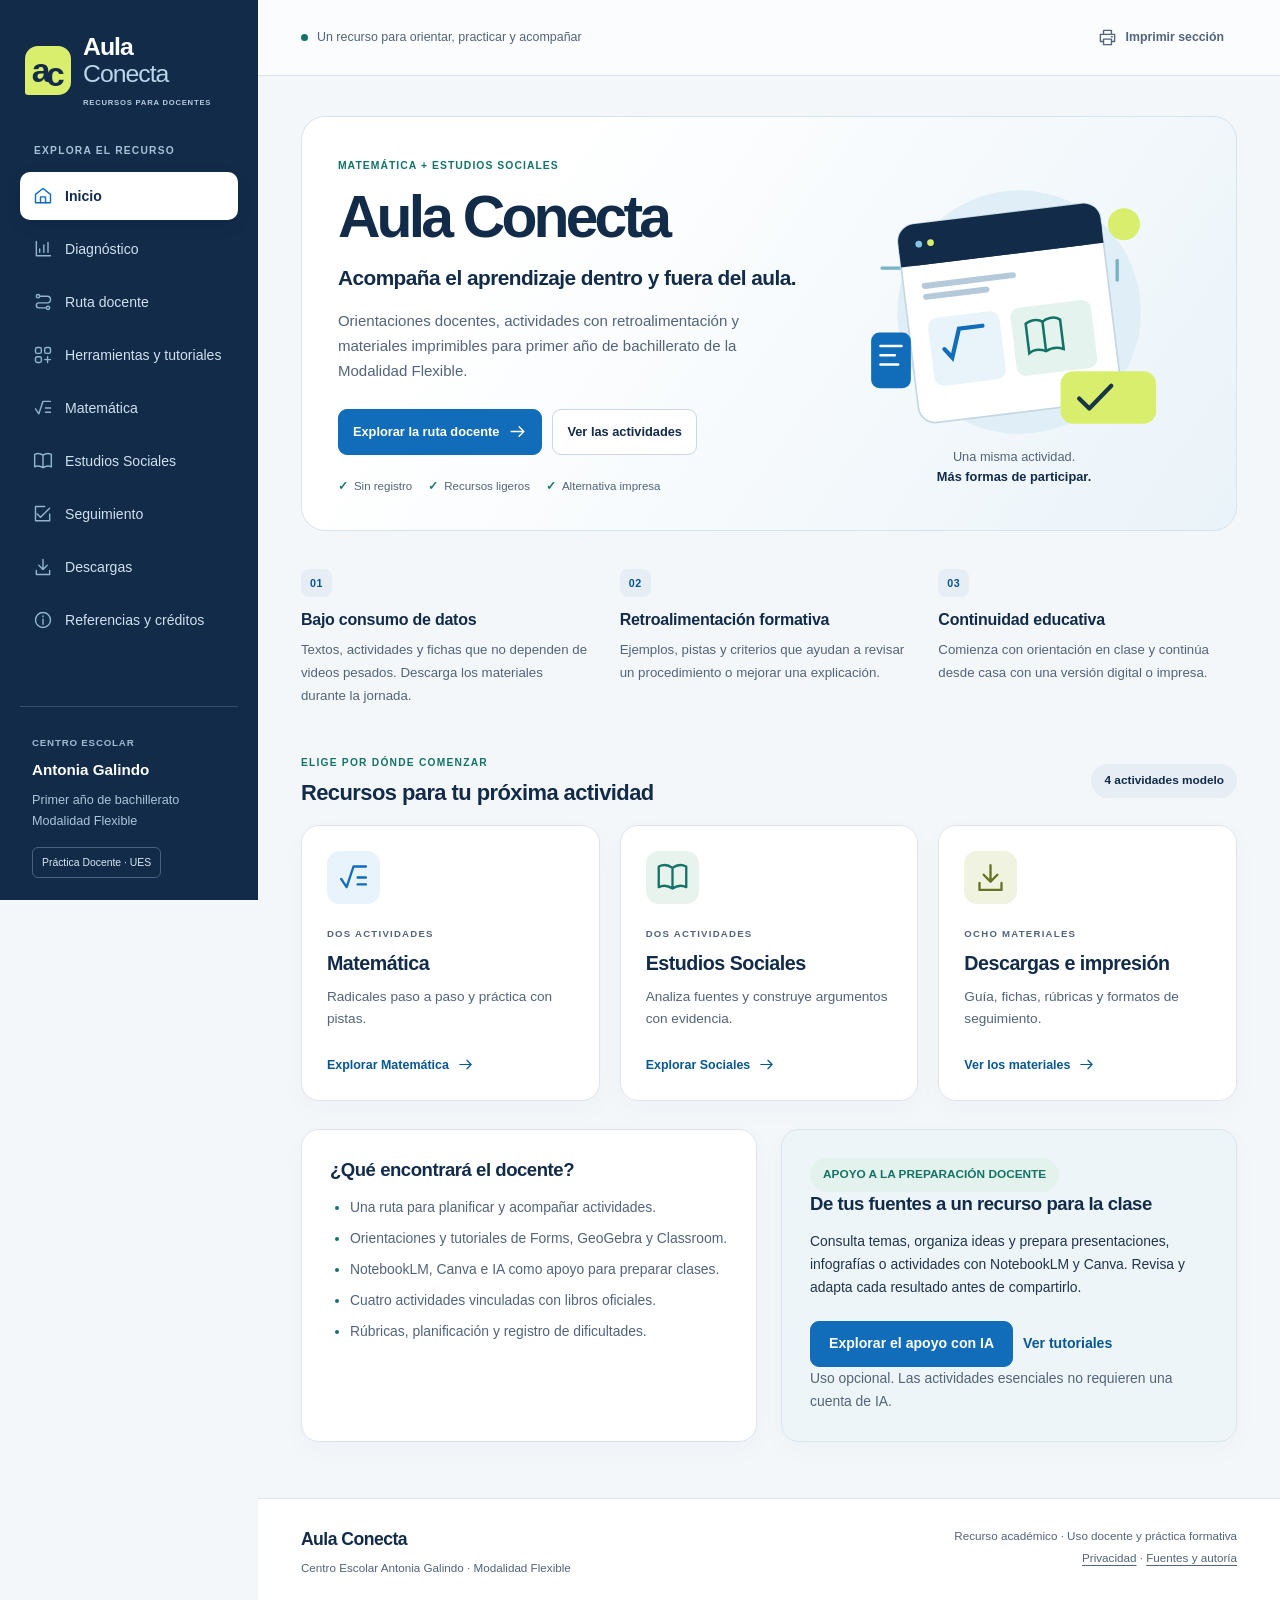
<file: index.html>
<!doctype html>
<html lang="es">
<head>
  <meta charset="utf-8">
  <meta name="viewport" content="width=device-width, initial-scale=1">
  <meta name="description" content="Aula Conecta: actividades, orientaciones docentes y materiales imprimibles para Matemática y Estudios Sociales de primer año de bachillerato, Modalidad Flexible.">
  <meta name="theme-color" content="#122b49">
  <meta name="referrer" content="strict-origin-when-cross-origin">
  <title>Aula Conecta · Matemática y Estudios Sociales</title>
  <link rel="icon" href="assets/favicon.svg" type="image/svg+xml">
  <link rel="stylesheet" href="assets/styles.css">
  <script src="assets/app.js" defer></script>
</head>
<body>
  <a class="skip-link" href="#contenido">Saltar al contenido</a>
  <svg class="icon-definitions" aria-hidden="true" focusable="false" xmlns="http://www.w3.org/2000/svg"><defs>
    <symbol id="i-home" viewBox="0 0 24 24"><path d="m3 10 9-7 9 7v10H3Z"/><path d="M9 20v-7h6v7"/></symbol>
    <symbol id="i-chart" viewBox="0 0 24 24"><path d="M4 3v17h17M8 16v-4m5 4V7m5 9V4"/></symbol>
    <symbol id="i-route" viewBox="0 0 24 24"><circle cx="6" cy="5" r="2"/><circle cx="18" cy="19" r="2"/><path d="M8 5h9a4 4 0 0 1 0 8H7a3 3 0 0 0 0 6h9"/></symbol>
    <symbol id="i-tools" viewBox="0 0 24 24"><rect x="3" y="3" width="7" height="7" rx="2"/><rect x="14" y="3" width="7" height="7" rx="2"/><rect x="3" y="14" width="7" height="7" rx="2"/><path d="M14 17.5h7m-3.5-3.5v7"/></symbol>
    <symbol id="i-math" viewBox="0 0 24 24"><path d="m3 13 4 6 5-15h9M15 12h6m-6 5h6"/></symbol>
    <symbol id="i-book" viewBox="0 0 24 24"><path d="M12 5C8 2 4 3 2 4v15c4-2 7-1 10 1 3-2 6-3 10-1V4c-2-1-6-2-10 1Zm0 0v15"/></symbol>
    <symbol id="i-check" viewBox="0 0 24 24"><path d="m5 12 4 4L20 5M20 12v8H3V3h11"/></symbol>
    <symbol id="i-download" viewBox="0 0 24 24"><path d="M12 3v12m-5-5 5 5 5-5M4 16v5h16v-5"/></symbol>
    <symbol id="i-info" viewBox="0 0 24 24"><circle cx="12" cy="12" r="9"/><path d="M12 11v6m0-10v1"/></symbol>
    <symbol id="i-arrow" viewBox="0 0 24 24"><path d="M4 12h16m-6-6 6 6-6 6"/></symbol>
    <symbol id="i-print" viewBox="0 0 24 24"><path d="M7 8V3h10v5M6 17H3V8h18v9h-3M7 14h10v7H7Zm10-3h1"/></symbol>
    <symbol id="i-shield" viewBox="0 0 24 24"><path d="m12 2 8 3v6c0 5-4 8-8 11-4-3-8-6-8-11V5Zm-4 9 3 3 5-5"/></symbol>
    <symbol id="i-menu" viewBox="0 0 24 24"><path d="M3 6h18M3 12h18M3 18h18"/></symbol>
    <symbol id="i-close" viewBox="0 0 24 24"><path d="m5 5 14 14M19 5 5 19"/></symbol>
  </defs></svg>

  <header class="mobile-header">
    <a class="mobile-brand" href="#inicio"><span class="logo-mini" aria-hidden="true">ac</span>Aula Conecta</a>
    <button class="icon-button" id="menu-toggle" type="button" aria-label="Abrir menú" aria-controls="sidebar" aria-expanded="false"><svg class="icon" aria-hidden="true" focusable="false"><use href="#i-menu"/></svg></button>
  </header>
  <div id="nav-backdrop" class="nav-backdrop" hidden></div>
  <aside class="sidebar" id="sidebar" aria-label="Navegación principal">
    <div class="sidebar-top">
      <a class="brand" href="#inicio" aria-label="Aula Conecta, inicio"><span class="brand-mark" aria-hidden="true"><span>a</span><span>c</span></span><span>Aula<span class="brand-light">Conecta</span><small>RECURSOS PARA DOCENTES</small></span></a>
      <button class="icon-button menu-close" id="menu-close" type="button" aria-label="Cerrar menú"><svg class="icon" aria-hidden="true" focusable="false"><use href="#i-close"/></svg></button>
    </div>
    <p class="nav-label">EXPLORA EL RECURSO</p>
    <nav aria-label="Secciones de Aula Conecta">
      <a href="#inicio" data-route="inicio" aria-current="page"><svg class="icon" aria-hidden="true" focusable="false"><use href="#i-home"/></svg>Inicio</a>
      <a href="#diagnostico" data-route="diagnostico"><svg class="icon" aria-hidden="true" focusable="false"><use href="#i-chart"/></svg>Diagnóstico</a>
      <a href="#ruta-docente" data-route="ruta-docente"><svg class="icon" aria-hidden="true" focusable="false"><use href="#i-route"/></svg>Ruta docente</a>
      <a href="#herramientas" data-route="herramientas"><svg class="icon" aria-hidden="true" focusable="false"><use href="#i-tools"/></svg>Herramientas y tutoriales</a>
      <a href="#matematica" data-route="matematica"><svg class="icon" aria-hidden="true" focusable="false"><use href="#i-math"/></svg>Matemática</a>
      <a href="#sociales" data-route="sociales"><svg class="icon" aria-hidden="true" focusable="false"><use href="#i-book"/></svg>Estudios Sociales</a>
      <a href="#seguimiento" data-route="seguimiento"><svg class="icon" aria-hidden="true" focusable="false"><use href="#i-check"/></svg>Seguimiento</a>
      <a href="#descargas" data-route="descargas"><svg class="icon" aria-hidden="true" focusable="false"><use href="#i-download"/></svg>Descargas</a>
      <a href="#referencias" data-route="referencias"><svg class="icon" aria-hidden="true" focusable="false"><use href="#i-info"/></svg>Referencias y créditos</a>
    </nav>
    <div class="sidebar-bottom"><span class="small-kicker">CENTRO ESCOLAR</span><strong>Antonia Galindo</strong><p>Primer año de bachillerato<br>Modalidad Flexible</p><span class="sidebar-badge">Práctica Docente · UES</span></div>
  </aside>

  <div class="workspace">
    <div class="topbar"><p><span class="status-dot" aria-hidden="true"></span>Un recurso para orientar, practicar y acompañar</p><button class="button button-quiet button-small" type="button" data-print-current><svg class="icon" aria-hidden="true" focusable="false"><use href="#i-print"/></svg>Imprimir sección</button></div>
    <main id="contenido" tabindex="-1">
      <noscript><p class="notice">Activa JavaScript para las actividades interactivas. Puedes leer las secciones y utilizar los <a href="#descargas">materiales PDF e imprimibles</a> sin activarlo.</p></noscript>

      <section id="inicio" class="page" data-page aria-labelledby="titulo-inicio">
        <div class="hero">
          <div class="hero-copy"><p class="eyebrow">MATEMÁTICA + ESTUDIOS SOCIALES</p><h1 id="titulo-inicio" tabindex="-1">Aula Conecta</h1><p class="hero-lead">Acompaña el aprendizaje dentro y fuera del aula.</p><p>Orientaciones docentes, actividades con retroalimentación y materiales imprimibles para primer año de bachillerato de la Modalidad Flexible.</p><div class="button-row"><a class="button button-primary" href="#ruta-docente">Explorar la ruta docente<svg class="icon" aria-hidden="true" focusable="false"><use href="#i-arrow"/></svg></a><a class="button button-light" href="#actividades">Ver las actividades</a></div><div class="hero-tags"><span>Sin registro</span><span>Recursos ligeros</span><span>Alternativa impresa</span></div></div>
          <div class="hero-art" aria-hidden="true"><svg viewBox="0 0 440 350" xmlns="http://www.w3.org/2000/svg"><circle cx="226" cy="174" r="144" fill="#e0eef7"/><circle cx="350" cy="70" r="19" fill="#d9ee6c"/><path d="M64 122h46M327 270h47M342 113v23" stroke="#76b4c5" stroke-width="4" stroke-linecap="round"/><g transform="rotate(-7 207 175)"><rect x="94" y="58" width="241" height="236" rx="20" fill="#fff" stroke="#c5d7e3" stroke-width="2"/><rect x="94" y="58" width="241" height="49" rx="20" fill="#122b49"/><path d="M94 84h241v23H94Z" fill="#122b49"/><circle cx="118" cy="82" r="4" fill="#83c6de"/><circle cx="132" cy="82" r="4" fill="#d9ee6c"/><path d="M119 132h105M119 145h72" stroke="#b4c9d9" stroke-width="7" stroke-linecap="round"/><rect x="117" y="171" width="85" height="81" rx="11" fill="#e8f3fa"/><path d="m133 209 8 11 12-33h28" stroke="#116cba" stroke-width="5" fill="none" stroke-linecap="round"/><rect x="215" y="171" width="96" height="81" rx="11" fill="#e4f3ed"/><path d="M232 191c10-6 18-2 20 0 4-3 14-6 21 0v35c-8-4-15-3-21 0-8-4-14-4-20 0Zm20 0v35" stroke="#147367" stroke-width="3" fill="none"/></g><rect x="275" y="244" width="113" height="62" rx="15" fill="#d9ee6c"/><path d="m297 276 12 12 26-27" fill="none" stroke="#173746" stroke-width="5" stroke-linecap="round" stroke-linejoin="round"/><rect x="51" y="198" width="47" height="66" rx="10" fill="#116cba"/><path d="M62 214h25M62 225h17M62 236h21" stroke="#fff" stroke-width="3" stroke-linecap="round"/></svg><div class="art-caption">Una misma actividad.<br><strong>Más formas de participar.</strong></div></div>
        </div>
        <div class="feature-grid"><article class="feature"><span class="feature-number">01</span><h2>Bajo consumo de datos</h2><p>Textos, actividades y fichas que no dependen de videos pesados. Descarga los materiales durante la jornada.</p></article><article class="feature"><span class="feature-number">02</span><h2>Retroalimentación formativa</h2><p>Ejemplos, pistas y criterios que ayudan a revisar un procedimiento o mejorar una explicación.</p></article><article class="feature"><span class="feature-number">03</span><h2>Continuidad educativa</h2><p>Comienza con orientación en clase y continúa desde casa con una versión digital o impresa.</p></article></div>
        <div class="section-heading" id="actividades"><div><p class="eyebrow">ELIGE POR DÓNDE COMENZAR</p><h2>Recursos para tu próxima actividad</h2></div><span class="pill">4 actividades modelo</span></div>
        <div class="resource-grid"><a class="resource-link math-resource" href="#matematica"><svg class="icon large-icon" aria-hidden="true" focusable="false"><use href="#i-math"/></svg><span class="small-kicker">DOS ACTIVIDADES</span><h3>Matemática</h3><p>Radicales paso a paso y práctica con pistas.</p><span class="text-link">Explorar Matemática <svg class="icon" aria-hidden="true" focusable="false"><use href="#i-arrow"/></svg></span></a><a class="resource-link social-resource" href="#sociales"><svg class="icon large-icon" aria-hidden="true" focusable="false"><use href="#i-book"/></svg><span class="small-kicker">DOS ACTIVIDADES</span><h3>Estudios Sociales</h3><p>Analiza fuentes y construye argumentos con evidencia.</p><span class="text-link">Explorar Sociales <svg class="icon" aria-hidden="true" focusable="false"><use href="#i-arrow"/></svg></span></a><a class="resource-link paper-resource" href="#descargas"><svg class="icon large-icon" aria-hidden="true" focusable="false"><use href="#i-download"/></svg><span class="small-kicker">OCHO MATERIALES</span><h3>Descargas e impresión</h3><p>Guía, fichas, rúbricas y formatos de seguimiento.</p><span class="text-link">Ver los materiales <svg class="icon" aria-hidden="true" focusable="false"><use href="#i-arrow"/></svg></span></a></div>
        <div class="two-column home-bottom"><article class="card"><h2>¿Qué encontrará el docente?</h2><ul class="clean-list"><li>Una ruta para planificar y acompañar actividades.</li><li>Orientaciones y tutoriales de Forms, GeoGebra y Classroom.</li><li>NotebookLM, Canva e IA como apoyo para preparar clases.</li><li>Cuatro actividades vinculadas con libros oficiales.</li><li>Rúbricas, planificación y registro de dificultades.</li></ul></article><article class="card soft-card"><span class="pill green-pill">APOYO A LA PREPARACIÓN DOCENTE</span><h2>De tus fuentes a un recurso para la clase</h2><p>Consulta temas, organiza ideas y prepara presentaciones, infografías o actividades con NotebookLM y Canva. Revisa y adapta cada resultado antes de compartirlo.</p><div class="button-row"><a class="button button-primary" href="#panel-ia">Explorar el apoyo con IA</a><a class="text-link" href="#tutoriales">Ver tutoriales</a></div><p class="help">Uso opcional. Las actividades esenciales no requieren una cuenta de IA.</p></article></div>
      </section>

      <section id="diagnostico" class="page" data-page aria-labelledby="titulo-diagnostico">
        <header class="page-heading"><p class="eyebrow">EL PUNTO DE PARTIDA</p><h1 id="titulo-diagnostico" tabindex="-1">Un recurso que responde al contexto</h1><p>La disponibilidad de dispositivos necesita acompañarse de orientación, conectividad y alternativas de participación.</p></header>
        <div class="stat-grid"><article class="stat-card"><strong>13</strong><span>estudiantes inscritos</span></article><article class="stat-card"><strong>9</strong><span>respuestas en Matemática</span></article><article class="stat-card"><strong>10</strong><span>respuestas en Estudios Sociales</span></article></div>
        <p class="notice">Las muestras pueden coincidir parcialmente. <strong>No son 19 estudiantes diferentes.</strong> Los datos describen a quienes respondieron y no representan resultados de implementación.</p>
        <div class="two-column"><article class="card"><div class="card-heading"><span class="subject-icon"><svg class="icon" aria-hidden="true" focusable="false"><use href="#i-math"/></svg></span><div><p class="small-kicker">CUESTIONARIO · 9 RESPUESTAS</p><h2>Matemática</h2></div></div><div class="data-row"><div><span>Teléfono celular</span><strong>9 de 9</strong></div><meter min="0" max="9" value="9" aria-label="Teléfono celular: 9 de 9">9 de 9</meter></div><div class="data-row"><div><span>Computadora</span><strong>6 de 9</strong></div><meter min="0" max="9" value="6" aria-label="Computadora: 6 de 9">6 de 9</meter></div><div class="data-row"><div><span>Acceso a Internet</span><strong>5 de 9</strong></div><meter min="0" max="9" value="5" aria-label="Acceso a Internet: 5 de 9">5 de 9</meter></div><div class="divider"></div><p><strong>8 de 9</strong> señalaron la búsqueda de información como finalidad de uso de la tecnología; <strong>1 de 9</strong>, resolver ejercicios.</p><p><strong>6 de 9</strong> solicitaron apoyo para comprender procedimientos y <strong>7 de 9</strong> valoraron los ejemplos de resolución.</p><p class="help">El acceso declarado a Internet no acredita una conexión estable. Algunas preguntas permitían seleccionar varias opciones.</p></article>
        <article class="card"><div class="card-heading"><span class="subject-icon green"><svg class="icon" aria-hidden="true" focusable="false"><use href="#i-book"/></svg></span><div><p class="small-kicker">CUESTIONARIO · 10 RESPUESTAS</p><h2>Estudios Sociales</h2></div></div><p>Las 10 personas disponían de algún dispositivo y señalaron el teléfono como el más utilizado.</p><h3>Frecuencia de acceso a Internet</h3><dl class="distribution"><div><dt>Siempre</dt><dd>3</dd></div><div><dt>Frecuentemente</dt><dd>4</dd></div><div><dt>Algunas veces</dt><dd>3</dd></div></dl><h3>Orientación ante dificultades digitales</h3><dl class="distribution"><div><dt>Siempre</dt><dd>2</dd></div><div><dt>Frecuentemente</dt><dd>3</dd></div><div><dt>Algunas veces</dt><dd>3</dd></div><div><dt>Nunca</dt><dd>2</dd></div></dl><p class="help">Cinco de siete respuestas abiertas mencionaron conectividad. Las siete respuestas abiertas no equivalen a los diez participantes.</p></article></div>
        <article class="card spaced"><p class="eyebrow">CONTRASTE DE FUENTES</p><h2>Qué decisiones orienta el diagnóstico</h2><div class="three-column"><div><h3>Aprovechar la jornada</h3><p>La coordinación informó conexión institucional; los testimonios describieron barreras fuera del centro. Conviene preparar las descargas durante la clase.</p></div><div><h3>Explicar el uso</h3><p>Las entrevistas reconocieron necesidades de manejo digital. La observación de Sociales registró instrucciones y colaboración que pueden aprovecharse.</p></div><div><h3>Revisar el razonamiento</h3><p>Los ejemplos matemáticos y las lecturas breves con preguntas permiten recoger procedimientos y argumentos individuales.</p></div></div><p class="source-note">Fuente: informe diagnóstico de Martínez Lara y Martínez Merino (2026): cuestionarios, entrevistas y observación de Estudios Sociales. La triangulación no constituye una medición de mejora del aprendizaje.</p><a class="button button-primary" href="#ruta-docente">Convertir estos hallazgos en una actividad<svg class="icon" aria-hidden="true" focusable="false"><use href="#i-arrow"/></svg></a></article>
      </section>

      <section id="ruta-docente" class="page" data-page aria-labelledby="titulo-ruta">
        <header class="page-heading"><p class="eyebrow">ANTES, DURANTE Y DESPUÉS</p><h1 id="titulo-ruta" tabindex="-1">Una ruta para acompañar el aprendizaje</h1><p>Selecciona una actividad por su propósito y las condiciones de tu grupo. Puedes adaptar los tiempos, las herramientas y la forma de entrega.</p></header>
        <ol class="route-grid"><li><span>1</span><div><h2>Identificar</h2><p>Revisa el contenido, los conocimientos previos, los apoyos necesarios y la conectividad efectiva.</p></div></li><li><span>2</span><div><h2>Seleccionar</h2><p>Elige una actividad y una herramienta principal que respondan al objetivo de aprendizaje.</p></div></li><li><span>3</span><div><h2>Preparar</h2><p>Adapta instrucciones, prueba los enlaces, descarga las fichas y dispone de una alternativa impresa.</p></div></li><li><span>4</span><div><h2>Orientar</h2><p>Modela el procedimiento y comprueba que cada estudiante entiende qué debe hacer y entregar.</p></div></li><li><span>5</span><div><h2>Retroalimentar</h2><p>Reconoce una fortaleza, señala una dificultad y ofrece una acción concreta de mejora.</p></div></li><li><span>6</span><div><h2>Evaluar y ajustar</h2><p>Revisa las evidencias, registra barreras y adapta los apoyos para la siguiente actividad.</p></div></li></ol>
        <article class="card spaced" id="lista-preparacion"><div class="section-heading"><div><p class="eyebrow">LISTA DE PREPARACIÓN</p><h2>¿Está lista tu actividad?</h2></div><span class="pill" id="checklist-count" role="status" aria-live="polite">0 de 15 criterios</span></div><p>Marca después de comprobar cada criterio. La selección dura mientras mantengas abierta la página.</p><form id="checklist-form"><div class="checklist">
          <label><input type="checkbox" name="criterio" value="Objetivo definido">El objetivo de aprendizaje está definido.</label>
          <label><input type="checkbox" name="criterio" value="Correspondencia curricular">La actividad corresponde al contenido curricular.</label>
          <label><input type="checkbox" name="criterio" value="Instrucciones claras">Las instrucciones usan lenguaje comprensible y pasos claros.</label>
          <label><input type="checkbox" name="criterio" value="Enlaces revisados">Revisé los enlaces antes de compartirlos.</label>
          <label><input type="checkbox" name="criterio" value="Uso en teléfono">El recurso puede consultarse desde un teléfono.</label>
          <label><input type="checkbox" name="criterio" value="Archivos ligeros">Evité archivos pesados y videos obligatorios.</label>
          <label><input type="checkbox" name="criterio" value="Alternativa imprimible">Existe una alternativa imprimible equivalente.</label>
          <label><input type="checkbox" name="criterio" value="Tiempo orientativo">Se indica el tiempo orientativo y se puede ajustar.</label>
          <label><input type="checkbox" name="criterio" value="Producto esperado">Se explica qué producto debe entregar el estudiante.</label>
          <label><input type="checkbox" name="criterio" value="Retroalimentación definida">Definí cómo daré retroalimentación y permitiré corregir.</label>
          <label><input type="checkbox" name="criterio" value="Protección de datos">Se protegen los datos personales.</label>
          <label><input type="checkbox" name="criterio" value="Uso permitido de IA">Se explica el uso permitido de IA y la alternativa sin ella.</label>
          <label><input type="checkbox" name="criterio" value="Fuentes verificadas">La información procede de fuentes verificables.</label>
          <label><input type="checkbox" name="criterio" value="Instrumento de evaluación">Se incluye un instrumento de evaluación.</label>
          <label><input type="checkbox" name="criterio" value="Seguimiento previsto">Se define cómo registraré acceso, dificultades y evidencias.</label>
        </div><div class="button-row"><button class="button button-primary" type="button" id="check-all">Marcar todo</button><button class="button button-light" type="reset">Limpiar selección</button><button class="button button-light" type="button" data-print="lista-preparacion"><svg class="icon" aria-hidden="true" focusable="false"><use href="#i-print"/></svg>Imprimir lista</button></div></form><p class="help">La lista orienta una revisión; marcar casillas no certifica accesibilidad ni calidad de la actividad.</p></article>
        <div class="next-step"><p><strong>Siguiente paso</strong><br>Elige la herramienta según la tarea que necesita realizar tu grupo.</p><a class="button button-light" href="#herramientas">Ver herramientas<svg class="icon" aria-hidden="true" focusable="false"><use href="#i-arrow"/></svg></a></div>
      </section>

      <section id="herramientas" class="page" data-page aria-labelledby="titulo-herramientas">
        <header class="page-heading"><p class="eyebrow">UNA FINALIDAD POR HERRAMIENTA</p><h1 id="titulo-herramientas" tabindex="-1">Elige el apoyo que necesita la actividad</h1><p>Aprende una función concreta, prepara un recurso y adáptalo al grupo. La IA apoya el trabajo docente de forma transversal y opcional; no sustituye la enseñanza ni el juicio pedagógico.</p><div class="button-row"><a class="button button-primary" href="#tutoriales">Ver tutoriales educativos</a><a class="button button-light" href="#generador-ia">Preparar una instrucción para IA</a></div></header>
        <div class="tool-tabs" role="tablist" aria-label="Herramientas digitales">
          <button type="button" id="tab-whatsapp" role="tab" aria-selected="true" aria-controls="panel-whatsapp" data-tool="whatsapp">WhatsApp</button>
          <button type="button" id="tab-forms" role="tab" aria-selected="false" aria-controls="panel-forms" data-tool="forms" tabindex="-1">Google Forms</button>
          <button type="button" id="tab-geogebra" role="tab" aria-selected="false" aria-controls="panel-geogebra" data-tool="geogebra" tabindex="-1">GeoGebra</button>
          <button type="button" id="tab-classroom" role="tab" aria-selected="false" aria-controls="panel-classroom" data-tool="classroom" tabindex="-1">Classroom</button>
          <button type="button" id="tab-ia" role="tab" aria-selected="false" aria-controls="panel-ia" data-tool="ia" tabindex="-1">IA para docentes</button>
          <button type="button" id="tab-notebooklm" role="tab" aria-selected="false" aria-controls="panel-notebooklm" data-tool="notebooklm" tabindex="-1">NotebookLM</button>
          <button type="button" id="tab-canva" role="tab" aria-selected="false" aria-controls="panel-canva" data-tool="canva" tabindex="-1">Canva</button>
        </div>
        <article class="card tool-panel" id="panel-whatsapp" role="tabpanel" aria-labelledby="tab-whatsapp" data-tool-panel="whatsapp"><span class="pill">Comunicar y orientar</span><h2>WhatsApp</h2><p>Úsalo para enviar recordatorios, instrucciones breves, archivos ligeros y responder dudas puntuales en horarios acordados.</p><div class="two-column"><div><h3>Una aplicación concreta</h3><p>Comparte una ficha descargable con el propósito, los pasos, el producto esperado y la fecha acordada. Evita repartir las instrucciones entre muchos mensajes.</p></div><div><h3>Cuida estas condiciones</h3><ul><li>Utiliza canales autorizados por el docente.</li><li>Evita datos privados y notas en grupos públicos.</li><li>Acuerda horarios de atención.</li><li>Ofrece otra vía cuando una persona no pueda usarlo.</li></ul></div></div></article>
        <article class="card tool-panel" id="panel-forms" role="tabpanel" aria-labelledby="tab-forms" data-tool-panel="forms"><span class="pill">Recoger respuestas</span><h2>Google Forms</h2><p>Puede servir para una práctica o cuestionario cuando el docente necesite registrar respuestas.</p><ol><li>Crea un formulario desde una cuenta autorizada y activa la opción de cuestionario si corresponde.</li><li>Introduce los ejercicios, comprueba las claves y añade comentarios explicativos.</li><li>Revisa las opciones de acceso y la recopilación de correos; solicita solo lo necesario.</li><li>Prueba el enlace sin una sesión iniciada y prepara la ficha impresa.</li></ol><p class="notice">Aula Conecta no crea ni envía un Forms. El docente debe configurarlo por separado. Las respuestas introducidas aquí no se transfieren a Google.</p><a class="text-link" href="https://support.google.com/docs/answer/7032287?hl=es-419" target="_blank" rel="noopener noreferrer">Consultar la ayuda oficial de Forms<svg class="icon" aria-hidden="true" focusable="false"><use href="#i-arrow"/></svg></a></article>
        <article class="card tool-panel" id="panel-geogebra" role="tabpanel" aria-labelledby="tab-geogebra" data-tool-panel="geogebra"><span class="pill">Comprobar después de razonar</span><h2>GeoGebra</h2><p>Utiliza la calculadora después de escribir y explicar el procedimiento. Comparar resultados puede ayudar a localizar un error, pero no sustituye los pasos.</p><ol><li>Resuelve la operación en el cuaderno.</li><li>Abre la calculadora e introduce la expresión con la función de raíz cuadrada.</li><li>Compara el resultado y revisa la descomposición, la simplificación y los signos si hay una diferencia.</li></ol><a class="button button-primary" href="https://www.geogebra.org/calculator" target="_blank" rel="noopener noreferrer">Abrir calculadora de GeoGebra<svg class="icon" aria-hidden="true" focusable="false"><use href="#i-arrow"/></svg></a><p class="help">El enlace abre un servicio externo y requiere conexión. La ficha de Matemática permite trabajar sin él.</p></article>
        <article class="card tool-panel" id="panel-classroom" role="tabpanel" aria-labelledby="tab-classroom" data-tool-panel="classroom"><span class="pill">Organizar evidencias y devolución</span><h2>Google Classroom</h2><p>Reúne instrucciones, recursos, entregas y comentarios. El docente decide qué información necesita y ofrece una alternativa cuando no hay acceso.</p><ol><li>Crea una tarea con título, objetivo, pasos, plazo y producto esperado.</li><li>Adjunta la ficha o el enlace del sitio y explica la vía alternativa.</li><li>Añade una rúbrica con criterios y niveles; puedes adaptar la del recurso.</li><li>Devuelve un comentario concreto y acuerda la corrección.</li></ol><a class="text-link" href="https://support.google.com/edu/classroom/answer/9335069?hl=es" target="_blank" rel="noopener noreferrer">Ayuda oficial sobre rúbricas<svg class="icon" aria-hidden="true" focusable="false"><use href="#i-arrow"/></svg></a><p class="help">Las tareas y las rúbricas deben crearse desde la cuenta docente; no están configuradas automáticamente.</p></article>
        <article class="card tool-panel" id="panel-ia" role="tabpanel" aria-labelledby="tab-ia" data-tool-panel="ia">
          <span class="pill green-pill">Apoyo transversal · Decisión docente</span><h2>Inteligencia artificial para preparar y enriquecer la clase</h2>
          <p>El objetivo es apoyar al docente al planificar, consultar fuentes y crear o adaptar materiales para sus estudiantes. No se trata de añadir IA a todas las actividades, sino de elegirla cuando ayude a alcanzar un objetivo de aprendizaje.</p>
          <div class="ai-purpose-grid"><div><h3>Comprender y organizar</h3><p>Hacer preguntas sobre fuentes, relacionar conceptos y preparar resúmenes o mapas conceptuales.</p></div><div><h3>Preparar la enseñanza</h3><p>Proponer secuencias, ejemplos, actividades, preguntas, rúbricas y adaptaciones de lenguaje.</p></div><div><h3>Crear materiales</h3><p>Desarrollar borradores de presentaciones, infografías, fichas, cuestionarios y guiones de audio o video.</p></div></div>
          <h3>Un flujo de trabajo responsable</h3><ol class="responsible-steps"><li><strong>Definir</strong> el objetivo y la evidencia esperada.</li><li><strong>Aportar</strong> fuentes autorizadas y pedir un borrador.</li><li><strong>Verificar</strong> conceptos, operaciones y referencias.</li><li><strong>Adaptar</strong> al grupo, al teléfono y al papel.</li><li><strong>Reconocer</strong> el apoyo y los cambios realizados.</li><li><strong>Valorar</strong> el aprendizaje con criterios docentes.</li></ol>
          <div class="two-column"><div><h3>Ejemplo en Matemática</h3><p>Preparar una explicación de radicales con errores frecuentes y práctica graduada. Resolver y comprobar todos los ejercicios antes de compartirlos.</p></div><div><h3>Ejemplo en Estudios Sociales</h3><p>Crear un borrador de infografía sobre derechos digitales a partir del libro. Verificar cada afirmación y pedir después un argumento propio con evidencia.</p></div></div>
          <p>NotebookLM ayuda a trabajar con fuentes y Canva a diseñar o editar el material. Otros asistentes generativos pueden apoyar la planificación y los borradores; aplica el mismo protocolo de revisión.</p>
          <p class="notice"><strong>Siempre opcional:</strong> no introduzcas nombres, fotografías, calificaciones ni datos personales. Comprueba permisos de uso de las fuentes. Ningún estudiante necesita una cuenta de IA para realizar las actividades esenciales, y no se penaliza trabajar sin ella.</p>
          <div class="button-row"><a class="button button-primary" href="#panel-notebooklm">Trabajar con NotebookLM</a><a class="button button-light" href="#panel-canva">Diseñar con Canva</a><a class="text-link" href="#generador-ia">Preparar mi instrucción</a></div>
        </article>
        <article class="card tool-panel" id="panel-notebooklm" role="tabpanel" aria-labelledby="tab-notebooklm" data-tool-panel="notebooklm">
          <span class="pill">Consultar y transformar fuentes</span><h2>NotebookLM</h2>
          <p>Úsalo como apoyo para estudiar fuentes que has seleccionado, hacerles preguntas y preparar recursos para la clase. Según las funciones disponibles en tu cuenta, puedes trabajar con informes, mapas conceptuales, tarjetas, cuestionarios, resúmenes de audio o video, presentaciones e infografías.</p>
          <div class="two-column"><div><h3>Ruta de preparación</h3><ol><li>Crea un cuaderno con fuentes que tengas permiso de utilizar; evita datos personales y documentos institucionales confidenciales.</li><li>Pregunta por un concepto, una comparación o una dificultad de comprensión. Revisa la cita y el pasaje original.</li><li>Selecciona el producto que sirve al objetivo, no todos los formatos a la vez.</li><li>Corrige los errores, adapta el nivel y conserva una versión escrita o imprimible antes de compartir.</li></ol></div><div class="tool-example"><h3>Una solicitud para empezar</h3><p>“Con las fuentes de este cuaderno, explica los riesgos para la privacidad en entornos digitales. Señala el pasaje que respalda cada idea y propón tres preguntas para debatir. Si falta información, indícalo”.</p><p class="help">El vínculo con las fuentes no garantiza exactitud. Comprueba también las imágenes, cifras y narraciones de los materiales generados.</p></div></div>
          <p class="notice">Requiere conexión y una cuenta compatible. Las funciones, los límites y el acceso desde el celular pueden variar. Si una opción no aparece, utiliza el resumen escrito o crea el material manualmente; no se exige contratar un plan.</p>
          <div class="button-row"><a class="button button-primary" href="https://notebooklm.google.com/" target="_blank" rel="noopener noreferrer">Abrir NotebookLM ↗</a><a class="text-link" href="https://support.google.com/notebooklm/answer/15731776?hl=es" target="_blank" rel="noopener noreferrer">Ayuda oficial ↗</a><a class="text-link" href="#tutorial-notebooklm">Ver el tutorial seleccionado</a></div>
        </article>
        <article class="card tool-panel" id="panel-canva" role="tabpanel" aria-labelledby="tab-canva" data-tool-panel="canva">
          <span class="pill">Diseñar, editar y compartir</span><h2>Canva</h2>
          <p>Transforma un contenido previamente verificado en una presentación, infografía, ficha o video. Las funciones de IA pueden servir de punto de partida, pero la selección, edición y revisión pedagógica corresponden al docente.</p>
          <div class="two-column"><div><h3>Del contenido al diseño</h3><ol><li>Prepara un guion con objetivo, ideas principales, ejemplo y actividad.</li><li>Elige una plantilla legible o un borrador con IA, si tu cuenta dispone de esa función.</li><li>Corrige textos e imágenes; reduce adornos y revisa contraste, tamaño de letra y licencias.</li><li>Descarga PDF para lectura o impresión. Si eliges video, ofrece también una síntesis escrita y subtítulos cuando corresponda.</li></ol></div><div class="tool-example"><h3>Aplicación al recurso</h3><p>Diseña una infografía con cinco decisiones para proteger los derechos digitales o una presentación breve sobre radicales. Incluye un ejemplo comprobado y una pregunta que exija explicar, no solo copiar.</p><p class="help">Un diseño atractivo no demuestra aprendizaje. Pide un producto individual y revisa el razonamiento con la rúbrica.</p></div></div>
          <p class="notice">Editar requiere cuenta y conexión. Algunas plantillas, elementos o funciones de IA pueden estar limitados por el plan. Prioriza opciones disponibles sin pago, comprueba permisos de visualización y prepara una alternativa impresa.</p>
          <div class="button-row"><a class="button button-primary" href="https://www.canva.com/" target="_blank" rel="noopener noreferrer">Abrir Canva ↗</a><a class="text-link" href="https://www.canva.com/es_es/help/using-magic-presentations/" target="_blank" rel="noopener noreferrer">Ayuda oficial sobre presentaciones con IA ↗</a><a class="text-link" href="#tutorial-canva">Ver el tutorial seleccionado</a></div>
        </article>

        <div class="spaced" id="tutoriales" aria-labelledby="titulo-tutoriales">
          <div class="section-heading"><div><p class="eyebrow">APRENDE UNA FUNCIÓN Y PONLA EN PRÁCTICA</p><h2 id="titulo-tutoriales">Tutoriales para el trabajo docente</h2></div><span class="pill">Revisión: 20 oct 2026</span></div>
          <p>Abre solo el recurso que necesitas. Los videos y tutoriales son externos, opcionales y consumen datos al abrirlos; no hay reproductores ni cargas automáticas en esta página. Las guías y los pasos escritos permiten orientarte sin ver un video.</p>
          <div class="tutorial-grid">
            <article class="card tutorial-card" id="tutorial-forms"><span class="tutorial-kind">GOOGLE FORMS · VIDEO · 19 MIN</span><h3>Crear formularios desde cero</h3><p>Aprende a crear un formulario, elegir tipos de preguntas y consultar respuestas.</p><p class="tutorial-source">EscuelaTIC · YouTube · Español · Publicado en 2022</p><p class="help">El título del video indica “2024”, pero su publicación es de 2022. Algunos controles pueden haber cambiado: consulta también la guía oficial.</p><p class="tutorial-task"><strong>Ponlo en práctica:</strong> prepara tres preguntas sobre radicales y utiliza la guía escrita para añadir una clave y comentarios explicativos.</p><div class="tutorial-actions"><a class="button button-primary button-small" href="https://www.youtube.com/watch?v=2brDq41dMyE" target="_blank" rel="noopener noreferrer">Ver video en YouTube ↗</a><a href="https://support.google.com/docs/answer/7032287?hl=es-419" target="_blank" rel="noopener noreferrer">Guía oficial escrita ↗</a><a href="#panel-forms">Pasos y condiciones</a></div></article>
            <article class="card tutorial-card" id="tutorial-geogebra"><span class="tutorial-kind">GEOGEBRA · GUÍA Y VIDEOTUTORIALES</span><h3>Comprobar una expresión matemática</h3><p>Recorre “Primeros pasos” o los videotutoriales del recurso oficial de la Suite Calculadora.</p><p class="tutorial-source">GeoGebra Team y colaboradores · Español</p><p class="tutorial-task"><strong>Ponlo en práctica:</strong> compara √12 + √75 y 7√3 después de escribir el procedimiento. Explica por qué coinciden.</p><div class="tutorial-actions"><a class="button button-primary button-small" href="https://www.geogebra.org/m/u3sxv87w" target="_blank" rel="noopener noreferrer">Abrir guía y videos ↗</a><a href="https://help.geogebra.org/hc/es/articles/8379325433629-Suite-Calculadora" target="_blank" rel="noopener noreferrer">Ayuda oficial escrita ↗</a><a href="#panel-geogebra">Pasos y condiciones</a></div></article>
            <article class="card tutorial-card" id="tutorial-classroom"><span class="tutorial-kind">GOOGLE CLASSROOM · VIDEO · 4 MIN</span><h3>Primeros pasos en Classroom</h3><p>Recorrido introductorio para docentes y estudiantes. Complétalo con los pasos y la guía escrita.</p><p class="tutorial-source">Cómo hacer · YouTube · Español · 2024</p><p class="help">La interfaz puede haber cambiado. Para configurar tareas y rúbricas, consulta también las orientaciones y la ayuda oficial.</p><p class="tutorial-task"><strong>Ponlo en práctica:</strong> prepara una tarea AEE con instrucciones, rúbrica y una vía de entrega alternativa.</p><div class="tutorial-actions"><a class="button button-primary button-small" href="https://www.youtube.com/watch?v=y7U-9JOPfx0" target="_blank" rel="noopener noreferrer">Ver video en YouTube ↗</a><a href="https://support.google.com/edu/classroom/answer/9582854?hl=es" target="_blank" rel="noopener noreferrer">Guía oficial escrita ↗</a><a href="#panel-classroom">Pasos y condiciones</a></div></article>
            <article class="card tutorial-card" id="tutorial-notebooklm"><span class="tutorial-kind">NOTEBOOKLM · VIDEO DE INICIO</span><h3>Consultar tus fuentes con IA</h3><p>Acceder desde computadora o celular, crear un cuaderno y explorar otras formas de presentar información.</p><p class="tutorial-source">Formación de docentes y directores · MINED · El Salvador · Español</p><p class="tutorial-task"><strong>Ponlo en práctica:</strong> utiliza una fuente autorizada sobre derechos digitales, solicita tres preguntas y comprueba los pasajes que las respaldan.</p><div class="tutorial-actions"><a class="button button-primary button-small" href="https://sites.google.com/mined.gob.sv/franja-formativa/notebook-lm" target="_blank" rel="noopener noreferrer">Abrir video y manual ↗</a><a href="https://support.google.com/notebooklm/answer/15731776?hl=es" target="_blank" rel="noopener noreferrer">Ayuda oficial escrita ↗</a><a href="#panel-notebooklm">Pasos y condiciones</a></div></article>
            <article class="card tutorial-card" id="tutorial-canva"><span class="tutorial-kind">CANVA · VIDEO OFICIAL · 10 MIN</span><h3>Mejorar una presentación educativa</h3><p>Organizar diapositivas, aprovechar las herramientas de presentación y ajustar el diseño.</p><p class="tutorial-source">Canva Design School · Página en español · Actualizada en dic 2025</p><p class="help">Consulta la transcripción o los subtítulos si los necesitas. Algunas funciones mostradas pueden depender del plan.</p><p class="tutorial-task"><strong>Ponlo en práctica:</strong> diseña una explicación con poco texto, un ejemplo comprobado y una pregunta de comprensión.</p><div class="tutorial-actions"><a class="button button-primary button-small" href="https://www.canva.com/es_es/design-school/resources/perfect-your-presentations/" target="_blank" rel="noopener noreferrer">Abrir el video oficial ↗</a><a href="https://www.canva.com/es_es/help/using-magic-presentations/" target="_blank" rel="noopener noreferrer">Guía de presentaciones con IA ↗</a><a href="#panel-canva">Pasos y condiciones</a></div></article>
            <article class="card tutorial-card tutorial-offline"><span class="tutorial-kind">ALTERNATIVA LIGERA</span><h3>¿Hoy no puedes ver videos?</h3><p>Lee los pasos de cada herramienta y utiliza las fichas del recurso. La misma actividad puede comenzar en papel y verificarse después.</p><p class="tutorial-task"><strong>Para mantener el sitio:</strong> revisa autoría, acceso, fecha y vigencia antes de reutilizar un enlace. La selección de un tutorial no implica adoptar todas sus recomendaciones.</p><div class="tutorial-actions"><a class="button button-light button-small" href="materiales/protocolo-ia-y-accesibilidad.pdf" download>Descargar protocolo y lista</a><a href="#descargas">Ver todos los materiales</a></div></article>
          </div>
        </div>

        <article class="card spaced" id="generador-ia">
          <div class="section-heading"><div><p class="eyebrow">PREPARA UNA SOLICITUD CLARA</p><h2>Generador de instrucciones para IA</h2></div><span class="pill">Funciona localmente</span></div>
          <p>Elige el producto y completa el contexto. Obtendrás una instrucción editable para copiar manualmente en una herramienta autorizada; este sitio no consulta una IA ni genera el material final.</p>
          <form id="prompt-form" data-local-form><div class="form-grid">
            <div class="field"><label for="prompt-asignatura">Asignatura</label><select id="prompt-asignatura" name="asignatura"><option>Matemática</option><option>Estudios Sociales</option></select></div>
            <div class="field"><label for="prompt-producto">¿Qué quieres preparar?</label><select id="prompt-producto" name="producto" aria-describedby="prompt-product-help"><option value="presentacion">Presentación</option><option value="planificacion">Plan de clase</option><option value="infografia">Infografía</option><option value="cuestionario">Cuestionario</option><option value="actividad">Actividad y rúbrica</option><option value="guion">Guion de audio o video</option></select><p class="help" id="prompt-product-help">Un guion de diapositivas con ejemplos y preguntas, para revisar antes de diseñarlo.</p></div>
            <div class="field" id="prompt-cantidad-field"><label for="prompt-cantidad">Cantidad de diapositivas</label><select id="prompt-cantidad" name="cantidad"><option>6</option><option selected>8</option><option>10</option></select></div>
            <div class="field"><label for="prompt-extension">Duración o extensión orientativa</label><input id="prompt-extension" name="extension" maxlength="180" placeholder="Por ejemplo: 40 minutos, 5 preguntas o video de 3 minutos"></div>
            <div class="field"><label for="prompt-tema">Tema <span class="required">(obligatorio)</span></label><input id="prompt-tema" name="tema" maxlength="160" required placeholder="Por ejemplo: suma de radicales semejantes"></div>
            <div class="field"><label for="prompt-destinatarios">Destinatarios</label><input id="prompt-destinatarios" name="destinatarios" maxlength="200" value="estudiantes de primer año de bachillerato, Modalidad Flexible"></div>
            <div class="field full"><label for="prompt-fuente">Fuente autorizada <span class="required">(obligatorio)</span></label><input id="prompt-fuente" name="fuente" maxlength="350" required placeholder="Título del libro, unidad y páginas"><p class="help">Identifica la fuente y proporciónala también a la herramienta externa solo si tienes permiso. Escribir su título no da acceso automático al documento.</p></div>
            <div class="field full"><label for="prompt-objetivo">Objetivo de aprendizaje <span class="required">(obligatorio)</span></label><textarea id="prompt-objetivo" name="objetivo" rows="2" maxlength="1200" required></textarea></div>
            <div class="field full"><label for="prompt-extra">Indicaciones adicionales</label><textarea id="prompt-extra" name="extra" rows="2" maxlength="2000" placeholder="Indica conocimientos previos, ejemplos, recursos o barreras de acceso. Sin datos personales."></textarea></div>
          </div><div class="button-row"><button class="button button-primary" type="submit">Generar instrucción</button><button class="button button-light" type="reset">Limpiar</button></div><div class="field spaced"><label for="prompt-result">Instrucción generada y editable</label><textarea id="prompt-result" rows="10" maxlength="12000" spellcheck="true" placeholder="La instrucción aparecerá aquí."></textarea></div><div class="button-row"><button class="button button-light" type="button" id="copy-prompt">Copiar instrucción</button><button class="button button-light" type="button" id="download-prompt">Descargar texto</button></div><p class="form-status" id="prompt-status" role="status" aria-live="polite"></p></form>
        </article>
      </section>

      <section id="matematica" class="page" data-page aria-labelledby="titulo-matematica">
        <header class="page-heading"><p class="eyebrow">MODELAR · PRACTICAR · EXPLICAR</p><h1 id="titulo-matematica" tabindex="-1">Matemática, paso a paso</h1><p>Suma y resta de radicales semejantes. Libro de Precálculo, Unidad 1, apartado 1.1, página impresa 8.</p></header>
        <article class="card activity-card" id="ruta-matematica"><div class="activity-meta"><span class="pill blue-pill">Actividad 1</span><span>45 min en jornada + 15 min en casa</span></div><h2>Ruta paso a paso</h2><p>Descompón, simplifica y explica por qué puedes sumar los términos. La comprobación digital se realiza después del procedimiento.</p><div class="worked-expression" aria-label="Raíz cuadrada de doce más raíz cuadrada de setenta y cinco"><math xmlns="http://www.w3.org/1998/Math/MathML"><mrow><msqrt><mn>12</mn></msqrt><mo>+</mo><msqrt><mn>75</mn></msqrt></mrow></math></div>
          <div class="step-progress"><span id="math-step-label" role="status" aria-live="polite">Paso 1 de 5</span><progress id="math-step-progress" max="5" value="1" aria-label="Avance del ejemplo">1 de 5</progress></div>
          <div class="math-steps"><article class="math-step" data-math-step="0"><span class="step-tag">PASO 1</span><h3 tabindex="-1">Observar</h3><p>Identifica la operación y pregunta si los radicales pueden simplificarse para obtener el mismo radicando.</p><p>No sumes directamente 12 y 75. Primero revisa sus factores.</p></article><article class="math-step" data-math-step="1"><span class="step-tag">PASO 2</span><h3 tabindex="-1">Descomponer</h3><p>Busca un cuadrado perfecto dentro de cada número.</p><div class="equation-pair"><math xmlns="http://www.w3.org/1998/Math/MathML"><mrow><msqrt><mn>12</mn></msqrt><mo>=</mo><msqrt><mrow><mn>4</mn><mo>×</mo><mn>3</mn></mrow></msqrt></mrow></math><math xmlns="http://www.w3.org/1998/Math/MathML"><mrow><msqrt><mn>75</mn></msqrt><mo>=</mo><msqrt><mrow><mn>25</mn><mo>×</mo><mn>3</mn></mrow></msqrt></mrow></math></div></article><article class="math-step" data-math-step="2"><span class="step-tag">PASO 3</span><h3 tabindex="-1">Simplificar</h3><p>La raíz de 4 es 2 y la raíz de 25 es 5. El radicando restante es 3.</p><div class="equation-pair"><math xmlns="http://www.w3.org/1998/Math/MathML"><mrow><msqrt><mn>12</mn></msqrt><mo>=</mo><mn>2</mn><msqrt><mn>3</mn></msqrt></mrow></math><math xmlns="http://www.w3.org/1998/Math/MathML"><mrow><msqrt><mn>75</mn></msqrt><mo>=</mo><mn>5</mn><msqrt><mn>3</mn></msqrt></mrow></math></div></article><article class="math-step" data-math-step="3"><span class="step-tag">PASO 4</span><h3 tabindex="-1">Sumar términos semejantes</h3><p>Como el radicando es el mismo, suma los coeficientes y conserva la raíz.</p><div class="equation"><math xmlns="http://www.w3.org/1998/Math/MathML"><mrow><mn>2</mn><msqrt><mn>3</mn></msqrt><mo>+</mo><mn>5</mn><msqrt><mn>3</mn></msqrt><mo>=</mo><mn>7</mn><msqrt><mn>3</mn></msqrt></mrow></math></div></article><article class="math-step" data-math-step="4"><span class="step-tag">PASO 5</span><h3 tabindex="-1">Comprobar y explicar</h3><p>El resultado es <strong>7√3</strong>. Explica cómo lo obtuviste antes de comprobar con la calculadora.</p><a class="button button-light" href="https://www.geogebra.org/calculator" target="_blank" rel="noopener noreferrer">Abrir GeoGebra<svg class="icon" aria-hidden="true" focusable="false"><use href="#i-arrow"/></svg></a><p class="help">Requiere Internet. Si no hay conexión, conserva el procedimiento y comprueba después.</p></article></div>
          <div class="button-row step-buttons"><button class="button button-light" id="math-prev" type="button">Paso anterior</button><button class="button button-primary" id="math-next" type="button">Paso siguiente<svg class="icon" aria-hidden="true" focusable="false"><use href="#i-arrow"/></svg></button><button class="button button-quiet" id="math-restart" type="button">Reiniciar ejemplo</button></div>
          <form class="spaced" id="reflection-form" data-local-form><h3>Explica lo que comprendiste</h3><div class="field"><label for="reflection-why">¿Por qué no se sumaron directamente 12 y 75?</label><textarea id="reflection-why" name="por-que" rows="2" maxlength="3000"></textarea></div><div class="field"><label for="reflection-common">¿Qué característica permite sumar los radicales?</label><textarea id="reflection-common" name="caracteristica" rows="2" maxlength="3000"></textarea></div><div class="field"><label for="reflection-step">¿Qué paso fue más importante o necesitas practicar?</label><textarea id="reflection-step" name="paso" rows="2" maxlength="3000"></textarea></div><div class="button-row"><button class="button button-primary" type="submit"><svg class="icon" aria-hidden="true" focusable="false"><use href="#i-download"/></svg>Descargar reflexión</button><button class="button button-light" type="reset">Limpiar reflexión</button></div><p class="form-status" id="reflection-status" role="status" aria-live="polite"></p></form>
          <details class="teacher-notes"><summary>Orientaciones para el docente</summary><p>Modela los cinco pasos, permite una explicación entre pares y solicita un procedimiento individual. En casa se corrige el paso señalado. Valora descomposición, simplificación, explicación y resultado con la <a href="#rubricas">rúbrica del recurso</a>.</p><a href="materiales/matematica-1-ruta-paso-a-paso.pdf" download>Descargar ficha de Matemática 1</a></details>
        </article>
        <article class="card activity-card spaced" id="desafio-radicales"><div class="activity-meta"><span class="pill blue-pill">Actividad 2</span><span>30 min en jornada + 15 min de revisión</span></div><div class="section-heading"><div><h2>Desafío de radicales</h2><p>Resuelve primero en el cuaderno. Después introduce el coeficiente y el radicando del resultado simplificado.</p></div><span class="pill" id="practice-progress" role="status" aria-live="polite">0 de 4 resueltos</span></div><p class="help">Para −√7, escribe <strong>−1</strong> en coeficiente y <strong>7</strong> en radicando. El signo menos también puede escribirse con el teclado.</p><div class="exercise-grid">
          <form class="exercise" data-exercise="0" data-local-form><div class="exercise-heading"><span>Ejercicio 1</span><strong>√40 + √90</strong></div><div class="form-grid"><div class="field"><label for="ex-0-c">Coeficiente</label><input id="ex-0-c" name="coeficiente" inputmode="text" maxlength="12" autocomplete="off" required></div><div class="field"><label for="ex-0-r">Radicando</label><input id="ex-0-r" name="radicando" inputmode="numeric" maxlength="12" autocomplete="off" required></div><div class="field full"><label for="ex-0-answer">Tu respuesta simplificada</label><input id="ex-0-answer" name="vista" readonly placeholder="Completa los dos campos"></div></div><div class="button-row"><button class="button button-primary button-small" type="submit">Comprobar</button><button class="button button-quiet button-small" type="reset">Reiniciar</button></div><p class="exercise-feedback" id="ex-0-feedback" role="status" aria-live="polite"></p><details><summary>Consultar el procedimiento completo</summary><p>√40 = 2√10; √90 = 3√10.</p><p>2√10 + 3√10 = <strong>5√10</strong>.</p></details></form>
          <form class="exercise" data-exercise="1" data-local-form><div class="exercise-heading"><span>Ejercicio 2</span><strong>√80 + √45</strong></div><div class="form-grid"><div class="field"><label for="ex-1-c">Coeficiente</label><input id="ex-1-c" name="coeficiente" inputmode="text" maxlength="12" autocomplete="off" required></div><div class="field"><label for="ex-1-r">Radicando</label><input id="ex-1-r" name="radicando" inputmode="numeric" maxlength="12" autocomplete="off" required></div><div class="field full"><label for="ex-1-answer">Tu respuesta simplificada</label><input id="ex-1-answer" name="vista" readonly placeholder="Completa los dos campos"></div></div><div class="button-row"><button class="button button-primary button-small" type="submit">Comprobar</button><button class="button button-quiet button-small" type="reset">Reiniciar</button></div><p class="exercise-feedback" id="ex-1-feedback" role="status" aria-live="polite"></p><details><summary>Consultar el procedimiento completo</summary><p>√80 = 4√5; √45 = 3√5.</p><p>4√5 + 3√5 = <strong>7√5</strong>.</p></details></form>
          <form class="exercise" data-exercise="2" data-local-form><div class="exercise-heading"><span>Ejercicio 3</span><strong>√28 − √63</strong></div><div class="form-grid"><div class="field"><label for="ex-2-c">Coeficiente</label><input id="ex-2-c" name="coeficiente" inputmode="text" maxlength="12" autocomplete="off" required></div><div class="field"><label for="ex-2-r">Radicando</label><input id="ex-2-r" name="radicando" inputmode="numeric" maxlength="12" autocomplete="off" required></div><div class="field full"><label for="ex-2-answer">Tu respuesta simplificada</label><input id="ex-2-answer" name="vista" readonly placeholder="Completa los dos campos"></div></div><div class="button-row"><button class="button button-primary button-small" type="submit">Comprobar</button><button class="button button-quiet button-small" type="reset">Reiniciar</button></div><p class="exercise-feedback" id="ex-2-feedback" role="status" aria-live="polite"></p><details><summary>Consultar el procedimiento completo</summary><p>√28 = 2√7; √63 = 3√7.</p><p>2√7 − 3√7 = <strong>−√7</strong>. El coeficiente es −1.</p></details></form>
          <form class="exercise" data-exercise="3" data-local-form><div class="exercise-heading"><span>Ejercicio 4</span><strong>√32 − √8</strong></div><div class="form-grid"><div class="field"><label for="ex-3-c">Coeficiente</label><input id="ex-3-c" name="coeficiente" inputmode="text" maxlength="12" autocomplete="off" required></div><div class="field"><label for="ex-3-r">Radicando</label><input id="ex-3-r" name="radicando" inputmode="numeric" maxlength="12" autocomplete="off" required></div><div class="field full"><label for="ex-3-answer">Tu respuesta simplificada</label><input id="ex-3-answer" name="vista" readonly placeholder="Completa los dos campos"></div></div><div class="button-row"><button class="button button-primary button-small" type="submit">Comprobar</button><button class="button button-quiet button-small" type="reset">Reiniciar</button></div><p class="exercise-feedback" id="ex-3-feedback" role="status" aria-live="polite"></p><details><summary>Consultar el procedimiento completo</summary><p>√32 = 4√2; √8 = 2√2.</p><p>4√2 − 2√2 = <strong>2√2</strong>.</p></details></form>
        </div><p class="notice">Práctica formativa: comprobar una respuesta no equivale a una calificación oficial ni demuestra por sí solo comprensión. Las respuestas no se guardan ni se envían.</p><details class="teacher-notes"><summary>Orientaciones para el docente</summary><p>Los ejercicios corresponden a los literales e a h de la página 8 de Precálculo. Solicita descomposición, simplificación y operación. Ofrece pistas antes de mostrar la solución; revisa un intento corregido.</p><p>Si necesitas registrar respuestas, configura un Forms autorizado. La ficha impresa conserva la tarea; su clave docente está separada en una segunda página.</p><a href="materiales/matematica-2-desafio.pdf" download>Descargar ficha y clave docente</a></details></article>
      </section>

      <section id="sociales" class="page" data-page aria-labelledby="titulo-sociales">
        <header class="page-heading"><p class="eyebrow">LEER · CONTRASTAR · ARGUMENTAR</p><h1 id="titulo-sociales" tabindex="-1">Estudios Sociales con evidencia</h1><p>La sociedad del conocimiento y los derechos digitales. Libro de Ciudadanía y Valores, Unidad 6, semana 1, páginas impresas 206 a 213.</p></header>
        <article class="card activity-card" id="actividad-pista"><div class="activity-meta"><span class="pill green-pill">Actividad 1</span><span>40 min en jornada + 15 min de continuación</span></div><h2>Analiza las fuentes con PISTA</h2><p>Compara los textos, identifica qué se puede verificar y justifica tu conclusión. PISTA es un organizador didáctico de este recurso, no una prueba estandarizada.</p><div class="two-column source-grid"><article class="source-card"><span class="pill">Fuente A</span><h3>Paráfrasis educativa del libro</h3><p>Los derechos humanos deben protegerse también en los espacios digitales. La tecnología facilita oportunidades para ejercerlos, pero puede generar riesgos para la privacidad, los datos personales, la identidad y la seguridad de las personas.</p><p class="help">Paráfrasis de MINEDUCYT (2025, pp. 210–213), elaborada por los autores del recurso. No es cita textual ni documento independiente de la ONU. Verifica con el libro.</p></article><article class="source-card hypothetical"><span class="pill">Fuente B</span><h3>Publicación hipotética</h3><p>Todo lo publicado en Internet es público; por eso cualquier persona puede utilizar los datos personales sin pedir permiso.</p><p class="help">Mensaje ficticio creado para esta actividad. No se atribuye a una persona o publicación real. Su autor, fecha y respaldo no están disponibles; no los inventes.</p></article></div>
          <div class="pista-key"><p><strong>P</strong> Procedencia<br><span>¿Dónde aparece y qué tipo de fuente es?</span></p><p><strong>I</strong> Intención<br><span>¿Qué busca lograr y qué indicios lo sugieren?</span></p><p><strong>S</strong> Sustento<br><span>¿Qué evidencia aporta y qué falta comprobar?</span></p><p><strong>T</strong> Temporalidad<br><span>¿Tiene fecha y sigue vigente?</span></p><p><strong>A</strong> Autoría<br><span>¿Quién responde por el contenido?</span></p></div>
          <form id="pista-form" data-local-form><div class="two-column"><fieldset><legend>Mi análisis de la Fuente A</legend><div class="field"><label for="pista-a-p">Procedencia de A</label><textarea id="pista-a-p" name="a-p" rows="2" maxlength="2500"></textarea></div><div class="field"><label for="pista-a-i">Intención de A</label><textarea id="pista-a-i" name="a-i" rows="2" maxlength="2500"></textarea></div><div class="field"><label for="pista-a-s">Sustento de A</label><textarea id="pista-a-s" name="a-s" rows="2" maxlength="2500"></textarea></div><div class="field"><label for="pista-a-t">Temporalidad de A</label><textarea id="pista-a-t" name="a-t" rows="2" maxlength="2500"></textarea></div><div class="field"><label for="pista-a-a">Autoría de A</label><textarea id="pista-a-a" name="a-a" rows="2" maxlength="2500"></textarea></div></fieldset><fieldset><legend>Mi análisis de la Fuente B</legend><div class="field"><label for="pista-b-p">Procedencia de B</label><textarea id="pista-b-p" name="b-p" rows="2" maxlength="2500"></textarea></div><div class="field"><label for="pista-b-i">Intención de B</label><textarea id="pista-b-i" name="b-i" rows="2" maxlength="2500"></textarea></div><div class="field"><label for="pista-b-s">Sustento de B</label><textarea id="pista-b-s" name="b-s" rows="2" maxlength="2500"></textarea></div><div class="field"><label for="pista-b-t">Temporalidad de B</label><textarea id="pista-b-t" name="b-t" rows="2" maxlength="2500"></textarea></div><div class="field"><label for="pista-b-a">Autoría de B</label><textarea id="pista-b-a" name="b-a" rows="2" maxlength="2500"></textarea></div></fieldset></div><h3>Mi conclusión sustentada</h3><div class="field"><label for="pista-confiable">¿Cuál fuente consideras más confiable y por qué?</label><textarea id="pista-confiable" name="confiable" rows="2" maxlength="4000"></textarea></div><div class="field"><label for="pista-evidencia">¿Qué elementos concretos sostienen tu decisión?</label><textarea id="pista-evidencia" name="evidencia" rows="2" maxlength="4000"></textarea></div><div class="field"><label for="pista-verificar">¿Qué información verificarías antes de compartir la Fuente B?</label><textarea id="pista-verificar" name="verificar" rows="2" maxlength="4000"></textarea></div><div class="button-row"><button class="button button-primary" type="submit"><svg class="icon" aria-hidden="true" focusable="false"><use href="#i-download"/></svg>Descargar análisis</button><button class="button button-light" type="reset">Limpiar respuestas</button><button class="button button-light" type="button" data-print="actividad-pista">Imprimir actividad</button></div><p class="form-status" id="pista-status" role="status" aria-live="polite"></p></form><p class="help">El docente revisará tu justificación. Completar los campos o seleccionar una fuente no acredita por sí solo la calidad del análisis.</p><details class="teacher-notes"><summary>Orientaciones para el docente</summary><p>Inicia con una lectura y comparación en parejas, y recoge después una ficha individual. Reconoce los datos no disponibles; pide referencias verificables y una conclusión propia. En casa se completa o corrige la justificación.</p><a href="materiales/sociales-1-pista.pdf" download>Descargar ficha PISTA</a></details></article>
        <article class="card activity-card spaced" id="actividad-aee"><div class="activity-meta"><span class="pill green-pill">Actividad 2</span><span>35 min en jornada + 20 min de revisión</span></div><h2>Construye tu argumento con AEE</h2><p class="guiding-question">¿Las tecnologías digitales representan una oportunidad o una amenaza para los derechos humanos?</p><p>Se admiten posiciones matizadas si están sustentadas. Retoma el libro y el análisis PISTA; conversa en parejas y redacta una respuesta individual.</p><form id="aee-form" data-local-form><div class="field"><label for="aee-afirmacion"><span class="letter-label">A</span> Mi afirmación <span class="required">(obligatorio)</span></label><p class="help" id="aee-a-help">Responde con una posición clara a la pregunta.</p><textarea id="aee-afirmacion" name="afirmacion" rows="3" maxlength="5000" required aria-describedby="aee-a-help"></textarea></div><div class="field"><label for="aee-evidencia"><span class="letter-label">E</span> Mi evidencia <span class="required">(obligatorio)</span></label><p class="help" id="aee-e-help">Incluye una idea del libro o un caso verificable e identifica su fuente.</p><textarea id="aee-evidencia" name="evidencia" rows="3" maxlength="5000" required aria-describedby="aee-e-help"></textarea></div><div class="field"><label for="aee-explicacion"><span class="letter-label">E</span> Mi explicación <span class="required">(obligatorio)</span></label><p class="help" id="aee-x-help">Explica por qué esa evidencia respalda tu posición.</p><textarea id="aee-explicacion" name="explicacion" rows="3" maxlength="5000" required aria-describedby="aee-x-help"></textarea></div><div class="button-row"><button class="button button-primary" type="submit"><svg class="icon" aria-hidden="true" focusable="false"><use href="#i-download"/></svg>Descargar argumento</button><button class="button button-light" type="reset">Limpiar</button><button class="button button-light" type="button" data-print="actividad-aee">Imprimir organizador</button></div><p class="form-status" id="aee-status" role="status" aria-live="polite"></p></form><details><summary>Ver un ejemplo orientador</summary><p><strong>Afirmación:</strong> las tecnologías pueden favorecer los derechos humanos si existen inclusión y protección.</p><p><strong>Evidencia:</strong> el libro presenta oportunidades de educación y participación junto con riesgos para la privacidad.</p><p><strong>Explicación:</strong> por ello, los beneficios dependen de condiciones de acceso y cuidado, no solo de disponer de dispositivos.</p><p class="help">Paráfrasis educativa de MINEDUCYT (2025, pp. 209–213). Verifica con el libro; no es una respuesta que debas copiar.</p></details><p class="notice">El sistema solo comprueba que los tres campos tengan contenido. La calidad del argumento la valora el docente con la rúbrica.</p><a class="text-link" href="#rubricas">Consultar criterios de argumentación<svg class="icon" aria-hidden="true" focusable="false"><use href="#i-arrow"/></svg></a></article>
      </section>

      <section id="seguimiento" class="page" data-page aria-labelledby="titulo-seguimiento">
        <header class="page-heading"><p class="eyebrow">EVIDENCIAS QUE AYUDAN A MEJORAR</p><h1 id="titulo-seguimiento" tabindex="-1">Seguimiento y retroalimentación</h1><p>Revisa el razonamiento y las condiciones de participación. Una entrega tardía o una dificultad de conexión no demuestra por sí sola falta de aprendizaje.</p></header>
        <div class="three-column moment-grid"><article class="card"><span class="pill">Antes</span><h2>Preparar el acceso</h2><ul><li>Comprobar dispositivos y conectividad.</li><li>Identificar conocimientos previos.</li><li>Presentar propósito, pasos y evidencia.</li><li>Preparar la alternativa impresa.</li></ul></article><article class="card"><span class="pill">Durante</span><h2>Acompañar el intento</h2><ul><li>Observar participación y comprensión.</li><li>Resolver dudas y ofrecer pistas.</li><li>Recoger una evidencia individual.</li><li>Registrar los apoyos necesarios.</li></ul></article><article class="card"><span class="pill">Después</span><h2>Revisar y ajustar</h2><ul><li>Aplicar los criterios de evaluación.</li><li>Dar una orientación concreta.</li><li>Permitir una corrección.</li><li>Ajustar la siguiente actividad.</li></ul></article></div>
        <article class="feedback-formula spaced"><p class="eyebrow">UNA DEVOLUCIÓN QUE SE PUEDE UTILIZAR</p><h2>Fortaleza + aspecto por mejorar + acción concreta</h2><p>“Identificaste los radicales semejantes. Revisa la descomposición de √75. Intenta expresarlo como √(25 × 3) y simplifica nuevamente”.</p></article>
        <article class="card spaced" id="rubricas"><h2>Rúbricas para una valoración docente</h2><p>Úsalas para explicar los criterios y revisar un segundo intento. No son calificaciones asignadas por el sitio.</p><details open><summary>Procedimiento matemático · tres niveles</summary><div class="table-scroll" tabindex="0" role="region" aria-label="Rúbrica del procedimiento matemático"><table><caption>Revisar los pasos, no solo el resultado</caption><thead><tr><th scope="col">Criterio</th><th scope="col">Logrado</th><th scope="col">En proceso</th><th scope="col">Requiere apoyo</th></tr></thead><tbody><tr><th scope="row">Descomposición</th><td>Identifica cuadrados perfectos útiles.</td><td>Presenta una elección que puede corregir.</td><td>Necesita ayuda para identificar factores.</td></tr><tr><th scope="row">Simplificación</th><td>Extrae correctamente las raíces.</td><td>Presenta un error localizado.</td><td>No reconoce cómo simplificar.</td></tr><tr><th scope="row">Procedimiento</th><td>Ordena y explica los pasos.</td><td>Omite un paso o una explicación.</td><td>No permite reconstruir el razonamiento.</td></tr><tr><th scope="row">Resultado y comprobación</th><td>Obtiene un resultado y lo verifica o explica.</td><td>Identifica una diferencia con apoyo.</td><td>No relaciona resultado y procedimiento.</td></tr></tbody></table></div></details><details><summary>Argumentación · cuatro niveles y cinco criterios</summary><div class="table-scroll" tabindex="0" role="region" aria-label="Rúbrica de argumentación"><table><caption>Puntuación opcional: 1 a 4 por criterio; máximo 20 si el docente decide utilizarla</caption><thead><tr><th scope="col">Criterio</th><th scope="col">4 Destacado</th><th scope="col">3 Satisfactorio</th><th scope="col">2 En proceso</th><th scope="col">1 Inicial</th></tr></thead><tbody><tr><th scope="row">Afirmación</th><td>Clara, precisa y pertinente.</td><td>Responde a la pregunta.</td><td>Poco precisa.</td><td>No responde claramente.</td></tr><tr><th scope="row">Evidencia</th><td>Pertinente, verificable y con fuente.</td><td>Adecuada; necesita precisión en la fuente.</td><td>Limitada o parcialmente pertinente.</td><td>Sin evidencia verificable.</td></tr><tr><th scope="row">Explicación</th><td>Relaciona evidencia y posición con claridad.</td><td>Relación comprensible.</td><td>Relación breve o incompleta.</td><td>No explica la relación.</td></tr><tr><th scope="row">Claridad y organización</th><td>Ideas ordenadas y comprensibles.</td><td>Pocas dificultades de organización.</td><td>El orden dificulta la comprensión.</td><td>Ideas difíciles de comprender.</td></tr><tr><th scope="row">Fuentes y uso de IA</th><td>Reconoce y verifica las fuentes y el apoyo utilizado.</td><td>Reconoce las fuentes principales.</td><td>Cita o revisión insuficiente.</td><td>Presenta contenido ajeno como propio.</td></tr></tbody></table></div><p class="help">Si no se utilizó IA, ese apoyo se registra como “no aplica”, sin penalizar. La valoración de las fuentes se mantiene.</p><p>Para Classroom, crea una tarea, añade una rúbrica e introduce los criterios y los niveles; revisa o desactiva la puntuación y guarda.</p></details><a class="button button-light" href="materiales/rubricas.pdf" download><svg class="icon" aria-hidden="true" focusable="false"><use href="#i-download"/></svg>Descargar rúbricas</a></article>
        <article class="card spaced"><h2>Indicadores sugeridos</h2><div class="table-scroll" tabindex="0" role="region" aria-label="Indicadores de seguimiento"><table><thead><tr><th scope="col">Indicador</th><th scope="col">Qué registrar</th><th scope="col">Cómo interpretarlo</th></tr></thead><tbody><tr><th scope="row">Acceso</th><td>Cuántos utilizan el sitio o la ficha, respecto a quienes recibieron la actividad.</td><td>Distinguir la vía y la barrera.</td></tr><tr><th scope="row">Participación</th><td>Cuántos inician y completan, con denominador explícito.</td><td>No equiparar entrega y comprensión.</td></tr><tr><th scope="row">Comprensión</th><td>Desempeño en procedimiento, análisis y explicación.</td><td>Revisar productos con criterios.</td></tr><tr><th scope="row">Retroalimentación</th><td>Productos comentados y corregidos respecto a los recibidos.</td><td>Comparar intentos.</td></tr><tr><th scope="row">Continuidad</th><td>Actividades iniciadas durante la jornada y continuadas después.</td><td>Registrar tiempos y alternativas.</td></tr><tr><th scope="row">Uso responsable</th><td>Fuentes verificadas y declaración de IA cuando corresponda.</td><td>Aceptar trabajo sin IA.</td></tr></tbody></table></div><p class="help">Registra cantidades reales. Estos indicadores son propuestas de seguimiento, no resultados alcanzados ni porcentajes de mejora previstos.</p></article>
        <article class="card spaced" id="planificacion"><h2>Planifica una actividad</h2><p>Organiza las decisiones antes de comenzar. Puedes descargar un borrador o imprimirlo; evita nombres e información personal.</p><form id="plan-form" data-local-form><div class="form-grid"><div class="field"><label for="plan-asignatura">Asignatura</label><select id="plan-asignatura" name="Asignatura"><option>Matemática</option><option>Estudios Sociales</option></select></div><div class="field"><label for="plan-tema">Tema y referencia curricular</label><input id="plan-tema" name="Tema y referencia curricular" maxlength="400"></div><div class="field full"><label for="plan-objetivo">Objetivo de aprendizaje</label><textarea id="plan-objetivo" name="Objetivo de aprendizaje" rows="2" maxlength="3000"></textarea></div><div class="field full"><label for="plan-necesidad">Necesidad del diagnóstico que atiende</label><textarea id="plan-necesidad" name="Necesidad del diagnóstico" rows="2" maxlength="3000"></textarea></div><div class="field"><label for="plan-actividad">Actividad propuesta</label><input id="plan-actividad" name="Actividad propuesta" maxlength="400"></div><div class="field"><label for="plan-herramienta">Herramienta principal</label><input id="plan-herramienta" name="Herramienta principal" maxlength="300"></div><div class="field"><label for="plan-jornada">Tiempo durante la jornada</label><input id="plan-jornada" name="Tiempo durante la jornada" maxlength="200"></div><div class="field"><label for="plan-casa">Continuación en casa y plazo</label><input id="plan-casa" name="Continuación en casa y plazo" maxlength="400"></div><div class="field full"><label for="plan-evidencia">Evidencia individual esperada</label><textarea id="plan-evidencia" name="Evidencia individual" rows="2" maxlength="3000"></textarea></div><div class="field full"><label for="plan-feedback">Criterios y forma de retroalimentación</label><textarea id="plan-feedback" name="Criterios y retroalimentación" rows="2" maxlength="3000"></textarea></div><div class="field"><label for="plan-canal">Canal autorizado de entrega</label><input id="plan-canal" name="Canal de entrega" maxlength="300"></div><div class="field"><label for="plan-datos">Alternativa de bajo consumo de datos</label><input id="plan-datos" name="Alternativa de bajo consumo" maxlength="400"></div><div class="field full"><label for="plan-papel">Alternativa imprimible o sin conexión</label><textarea id="plan-papel" name="Alternativa imprimible" rows="2" maxlength="3000"></textarea></div><div class="field full"><label for="plan-ia">Uso de IA permitido y revisión requerida</label><textarea id="plan-ia" name="Uso de IA y revisión" rows="2" maxlength="3000"></textarea></div><div class="field full"><label for="plan-ajustes">Recursos, barreras previstas y ajustes</label><textarea id="plan-ajustes" name="Recursos barreras y ajustes" rows="2" maxlength="3000"></textarea></div></div><div class="button-row"><button class="button button-primary" type="submit">Descargar planificación</button><button class="button button-light" type="reset">Limpiar</button><button class="button button-light" type="button" data-print="planificacion">Imprimir</button></div><p class="form-status" id="plan-status" role="status" aria-live="polite"></p></form></article>
        <article class="card spaced" id="incidencias"><h2>Registro general de incidencias</h2><p>Describe barreras y apoyos de forma agregada, sin nombres de estudiantes. El registro se descarga en tu dispositivo y no se publica.</p><form id="incident-form" data-local-form><div class="form-grid"><div class="field"><label for="incident-fecha">Fecha</label><input id="incident-fecha" name="Fecha" type="date"></div><div class="field"><label for="incident-actividad">Actividad</label><input id="incident-actividad" name="Actividad" maxlength="350"></div><div class="field full"><label for="incident-acceso">Acceso y vía utilizada</label><textarea id="incident-acceso" name="Acceso y vía" rows="2" maxlength="3000"></textarea></div><div class="field full"><label for="incident-dificultad">Dificultad encontrada</label><textarea id="incident-dificultad" name="Dificultad encontrada" rows="2" maxlength="3000"></textarea></div><div class="field full"><label for="incident-apoyo">Apoyo proporcionado</label><textarea id="incident-apoyo" name="Apoyo proporcionado" rows="2" maxlength="3000"></textarea></div><div class="field full"><label for="incident-resultado">Resultado observado en el producto</label><textarea id="incident-resultado" name="Resultado observado" rows="2" maxlength="3000"></textarea></div><div class="field full"><label for="incident-ajuste">Ajuste para la próxima actividad</label><textarea id="incident-ajuste" name="Ajuste recomendado" rows="2" maxlength="3000"></textarea></div></div><div class="button-row"><button class="button button-primary" type="submit">Descargar registro</button><button class="button button-light" type="reset">Limpiar</button><button class="button button-light" type="button" data-print="incidencias">Imprimir registro</button></div><p class="form-status" id="incident-status" role="status" aria-live="polite"></p></form></article>
      </section>

      <section id="descargas" class="page" data-page aria-labelledby="titulo-descargas">
        <header class="page-heading"><p class="eyebrow">MATERIALES PARA CONSERVAR Y COMPARTIR</p><h1 id="titulo-descargas" tabindex="-1">Descarga, imprime y continúa</h1><p>Ocho materiales en tamaño carta, con instrucciones completas y espacios para escribir. Las vistas imprimibles también pueden guardarse como PDF desde el navegador.</p></header>
        <article class="offline-banner"><svg class="icon large-icon" aria-hidden="true" focusable="false"><use href="#i-download"/></svg><div><h2>¿Necesitas trabajar sin conexión?</h2><p>Descarga una copia del sitio, extrae el ZIP y abre <strong>index.html</strong>. Las actividades y los PDF funcionan con los archivos; los enlaces externos requieren Internet.</p></div><a class="button button-primary" href="materiales/aula-conecta-sin-conexion.zip" download>Descargar copia sin conexión</a></article>
        <div class="download-grid">
          <article class="card download-card"><span class="file-kind">PDF · <span data-pages="guia-docente-completa">8</span> páginas · <span data-size="guia-docente-completa">58 KB</span></span><h2>Guía docente completa</h2><p>Ruta de uso, herramientas, IA para preparar clases, tutoriales, actividades y seguimiento.</p><a class="button button-primary" href="materiales/guia-docente-completa.pdf" download>Descargar PDF</a><a class="text-link" href="materiales/imprimir/guia-docente-completa.html" target="_blank" rel="noopener noreferrer">Vista para imprimir</a></article>
          <article class="card download-card"><span class="file-kind">PDF · <span data-pages="matematica-1-ruta-paso-a-paso">1</span> página · <span data-size="matematica-1-ruta-paso-a-paso">42 KB</span></span><h2>Matemática 1 · Ruta paso a paso</h2><p>Ejemplo guiado, cinco pasos y preguntas de reflexión sobre radicales semejantes.</p><a class="button button-primary" href="materiales/matematica-1-ruta-paso-a-paso.pdf" download>Descargar PDF</a><a class="text-link" href="materiales/imprimir/matematica-1-ruta-paso-a-paso.html" target="_blank" rel="noopener noreferrer">Vista para imprimir</a></article>
          <article class="card download-card"><span class="file-kind">PDF · <span data-pages="matematica-2-desafio">2</span> páginas · <span data-size="matematica-2-desafio">44 KB</span></span><h2>Matemática 2 · Desafío de radicales</h2><p>Cuatro ejercicios y una clave docente en página separada.</p><a class="button button-primary" href="materiales/matematica-2-desafio.pdf" download>Descargar PDF</a><a class="text-link" href="materiales/imprimir/matematica-2-desafio.html" target="_blank" rel="noopener noreferrer">Vista para imprimir</a></article>
          <article class="card download-card"><span class="file-kind">PDF · <span data-pages="sociales-1-pista">2</span> páginas · <span data-size="sociales-1-pista">44 KB</span></span><h2>Sociales 1 · Análisis PISTA</h2><p>Dos fuentes, criterios de análisis y ficha individual con conclusión sustentada.</p><a class="button button-primary" href="materiales/sociales-1-pista.pdf" download>Descargar PDF</a><a class="text-link" href="materiales/imprimir/sociales-1-pista.html" target="_blank" rel="noopener noreferrer">Vista para imprimir</a></article>
          <article class="card download-card"><span class="file-kind">PDF · <span data-pages="sociales-2-aee">1</span> página · <span data-size="sociales-2-aee">42 KB</span></span><h2>Sociales 2 · Organizador AEE</h2><p>Afirmación, evidencia y explicación para construir un argumento individual.</p><a class="button button-primary" href="materiales/sociales-2-aee.pdf" download>Descargar PDF</a><a class="text-link" href="materiales/imprimir/sociales-2-aee.html" target="_blank" rel="noopener noreferrer">Vista para imprimir</a></article>
          <article class="card download-card"><span class="file-kind">PDF · <span data-pages="rubricas">2</span> páginas · <span data-size="rubricas">44 KB</span></span><h2>Rúbricas de evaluación</h2><p>Criterios para revisar procedimientos matemáticos y argumentos en Sociales.</p><a class="button button-primary" href="materiales/rubricas.pdf" download>Descargar PDF</a><a class="text-link" href="materiales/imprimir/rubricas.html" target="_blank" rel="noopener noreferrer">Vista para imprimir</a></article>
          <article class="card download-card"><span class="file-kind">PDF · <span data-pages="protocolo-ia-y-accesibilidad">3</span> páginas · <span data-size="protocolo-ia-y-accesibilidad">46 KB</span></span><h2>Protocolo de IA y accesibilidad</h2><p>Apoyo con NotebookLM y Canva, revisión humana, protección de datos y lista de preparación.</p><a class="button button-primary" href="materiales/protocolo-ia-y-accesibilidad.pdf" download>Descargar PDF</a><a class="text-link" href="materiales/imprimir/protocolo-ia-y-accesibilidad.html" target="_blank" rel="noopener noreferrer">Vista para imprimir</a></article>
          <article class="card download-card"><span class="file-kind">PDF · <span data-pages="planificacion-y-registro">2</span> páginas · <span data-size="planificacion-y-registro">42 KB</span></span><h2>Planificación y seguimiento</h2><p>Formatos docentes para preparar una actividad y registrar barreras y apoyos.</p><a class="button button-primary" href="materiales/planificacion-y-registro.pdf" download>Descargar PDF</a><a class="text-link" href="materiales/imprimir/planificacion-y-registro.html" target="_blank" rel="noopener noreferrer">Vista para imprimir</a></article>
        </div><p class="notice">Los materiales son componentes del mismo recurso Aula Conecta. No se incluyen los libros completos. Adapta los tiempos, separa la clave docente al repartir ejercicios y comprueba la versión que compartes.</p>
      </section>

      <section id="referencias" class="page" data-page aria-labelledby="titulo-referencias">
        <header class="page-heading"><p class="eyebrow">FUENTES, AUTORÍA Y CUIDADO DE LA INFORMACIÓN</p><h1 id="titulo-referencias" tabindex="-1">Referencias y créditos</h1><p>Un recurso académico contextualizado para el Centro Escolar Antonia Galindo.</p></header>
        <article class="card spaced" id="fuentes-formacion"><h2>Fuentes del apoyo docente con IA y los tutoriales</h2><ul class="references">
          <li>Google. (s. f.). <a href="https://support.google.com/notebooklm/answer/15731776?hl=es" target="_blank" rel="noopener noreferrer">Ayuda de NotebookLM</a> y <a href="https://support.google.com/gemininotebook/answer/16206563?hl=es" target="_blank" rel="noopener noreferrer">Crear un notebook</a>. Las funciones descritas están sujetas a disponibilidad.</li>
          <li>Canva. (s. f.). <a href="https://www.canva.com/es_es/help/using-magic-presentations/" target="_blank" rel="noopener noreferrer">Crear una presentación con Canva IA</a> y <a href="https://www.canva.com/es_es/design-school/resources/perfect-your-presentations/" target="_blank" rel="noopener noreferrer">Mejora tus presentaciones</a> [Video formativo, 10 minutos].</li>
          <li>EscuelaTIC. (2022, 15 de noviembre). <a href="https://www.youtube.com/watch?v=2brDq41dMyE" target="_blank" rel="noopener noreferrer">Google Forms 2024 | Tutorial desde cero</a> [Video, 19 min 23 s]. YouTube. El año del título difiere de la fecha de publicación.</li>
          <li>GeoGebra Team, Equipo de traducción y colaboradores. (s. f.). <a href="https://www.geogebra.org/m/u3sxv87w" target="_blank" rel="noopener noreferrer">Aprende Suite Calculadora GeoGebra</a> [Guía y videotutoriales].</li>
          <li>Cómo hacer. (2024, 20 de abril). <a href="https://www.youtube.com/watch?v=y7U-9JOPfx0" target="_blank" rel="noopener noreferrer">Cómo usar Google Classroom | Guía completa para alumnos y profesores</a> [Video, 3 min 46 s]. YouTube. Complementar el recorrido con la <a href="https://support.google.com/edu/classroom/answer/9582854?hl=es" target="_blank" rel="noopener noreferrer">guía oficial actual para docentes</a>.</li>
          <li>MINED, Formación de docentes y directores. (s. f.). <a href="https://sites.google.com/mined.gob.sv/franja-formativa/notebook-lm" target="_blank" rel="noopener noreferrer">NotebookLM como asistente personalizado</a> [Video y manual]. El Salvador.</li>
        </ul><p class="help">Enlaces revisados el 20 de octubre de 2026. Los recursos permanecen en los sitios de sus autores; no se alojan copias de sus videos. Comprueba acceso, vigencia, idioma y condiciones antes de usarlos. La selección no implica adoptar todas las recomendaciones de un tutorial.</p></article>
        <article class="card"><h2>Referencias curriculares y pedagógicas</h2><ul class="references"><li>Ministerio de Educación, Ciencia y Tecnología. (2019). <cite>Precálculo primer año de bachillerato: libro de texto</cite> (2.ª ed.; 6.ª reimp., 2025). Unidad 1, apartado 1.1, p. 8.</li><li>Ministerio de Educación, Ciencia y Tecnología. (2025). <cite>Ciudadanía y Valores: primer año de bachillerato, libro de texto</cite> (1.ª ed.). Unidad 6, semana 1, pp. 206–213.</li><li>Martínez Lara, K. A., y Martínez Merino, S. A. (2026). <cite>Informe diagnóstico del contexto educativo de primer año de bachillerato de la Modalidad Flexible del Centro Escolar Antonia Galindo</cite> [Informe académico no publicado]. Universidad de El Salvador.</li><li>Miao, F., y Holmes, W. (2024). <cite>Guía para el uso de IA generativa en educación e investigación</cite>. UNESCO. <a href="https://unesdoc.unesco.org/ark:/48223/pf0000389227" target="_blank" rel="noopener noreferrer">Consultar la guía de UNESCO</a>.</li></ul><h2>Documentación de las herramientas</h2><ul class="references"><li>Google. (s. f.). <a href="https://support.google.com/docs/answer/7032287?hl=es-419" target="_blank" rel="noopener noreferrer">Crear y calificar cuestionarios con Formularios de Google</a>.</li><li>Google. (s. f.). <a href="https://support.google.com/edu/classroom/answer/9335069?hl=es" target="_blank" rel="noopener noreferrer">Crear o reutilizar una rúbrica para una tarea</a>.</li><li>GeoGebra. (s. f.). <a href="https://help.geogebra.org/hc/en-us/articles/8379325433629-Calculator-Suite" target="_blank" rel="noopener noreferrer">Calculator Suite</a>.</li><li>GitHub. (s. f.). <a href="https://docs.github.com/en/pages/getting-started-with-github-pages/what-is-github-pages" target="_blank" rel="noopener noreferrer">What is GitHub Pages?</a> y <a href="https://docs.github.com/en/pages/getting-started-with-github-pages/creating-a-github-pages-site" target="_blank" rel="noopener noreferrer">Creating a GitHub Pages site</a>.</li></ul><p class="help">Los libros se utilizan como consulta curricular. Los ejercicios se presentan con desarrollo propio y los textos de Sociales se identifican como paráfrasis o ficción educativa; el sitio no reproduce libros ni páginas completas.</p></article>
        <div class="two-column spaced"><article class="card"><h2>Autores e institución</h2><p><strong>Kelvin Ariel Martínez Lara<br>Salvador Alexander Martínez Merino</strong></p><p>Licenciatura en Informática Educativa<br>Facultad de Ciencias Naturales y Matemática<br>Universidad de El Salvador</p><p>Propuesta de Mejora · Práctica Docente DDP1109<br>Ciclo II de 2026</p><p>Centro educativo beneficiado: Centro Escolar Antonia Galindo, primer año de bachillerato, Modalidad Flexible.</p></article><article class="card"><h2>Declaración de apoyo de IA</h2><p>Se utilizó inteligencia artificial como apoyo para organizar información, generar borradores, revisar la redacción y colaborar en el desarrollo técnico del recurso. Los autores son responsables de revisar, adaptar y validar el contenido de la versión entregada.</p><p>Los ejemplos y los instrumentos orientan posibles actividades. No se presentan como una intervención implementada ni como evidencia de mejora del rendimiento.</p><p class="help">Este recurso tiene fines educativos y no representa un sitio web oficial del centro escolar ni de la Universidad de El Salvador.</p></article></div>
        <article class="card spaced" id="privacidad"><div class="card-heading"><span class="subject-icon green"><svg class="icon" aria-hidden="true" focusable="false"><use href="#i-shield"/></svg></span><h2>Privacidad y uso de tus respuestas</h2></div><ul><li>El sitio no requiere cuentas, no solicita nombres de estudiantes ni recopila correos.</li><li>No utiliza base de datos, analítica, cookies de seguimiento ni almacenamiento de respuestas.</li><li>Las respuestas permanecen en la página abierta. Al cerrarla o recargarla, lo no descargado puede perderse.</li><li>Las descargas de texto se generan en el dispositivo. El docente no recibe automáticamente su contenido.</li><li>No se conecta a una API de IA. La instrucción generada se copia manualmente si decides usar una herramienta externa.</li><li>El servicio de alojamiento puede procesar registros técnicos; GitHub informa que registra direcciones IP por seguridad.</li><li>Al abrir Forms, Classroom, GeoGebra u otros enlaces, aplican las condiciones de esos servicios.</li></ul><p>No introduzcas datos personales o sensibles en las actividades. Si el docente recopila evidencias por otro medio, deberá acordar su uso y sus condiciones.</p></article>
      </section>
    </main>
    <footer class="site-footer"><div><strong>Aula Conecta</strong><span>Centro Escolar Antonia Galindo · Modalidad Flexible</span></div><p>Recurso académico · Uso docente y práctica formativa<br><a href="#privacidad">Privacidad</a> · <a href="#referencias">Fuentes y autoría</a></p></footer>
    <p class="toast" id="global-status" role="status" aria-live="polite" aria-atomic="true"></p>
  </div>
</body>
</html>
</file>
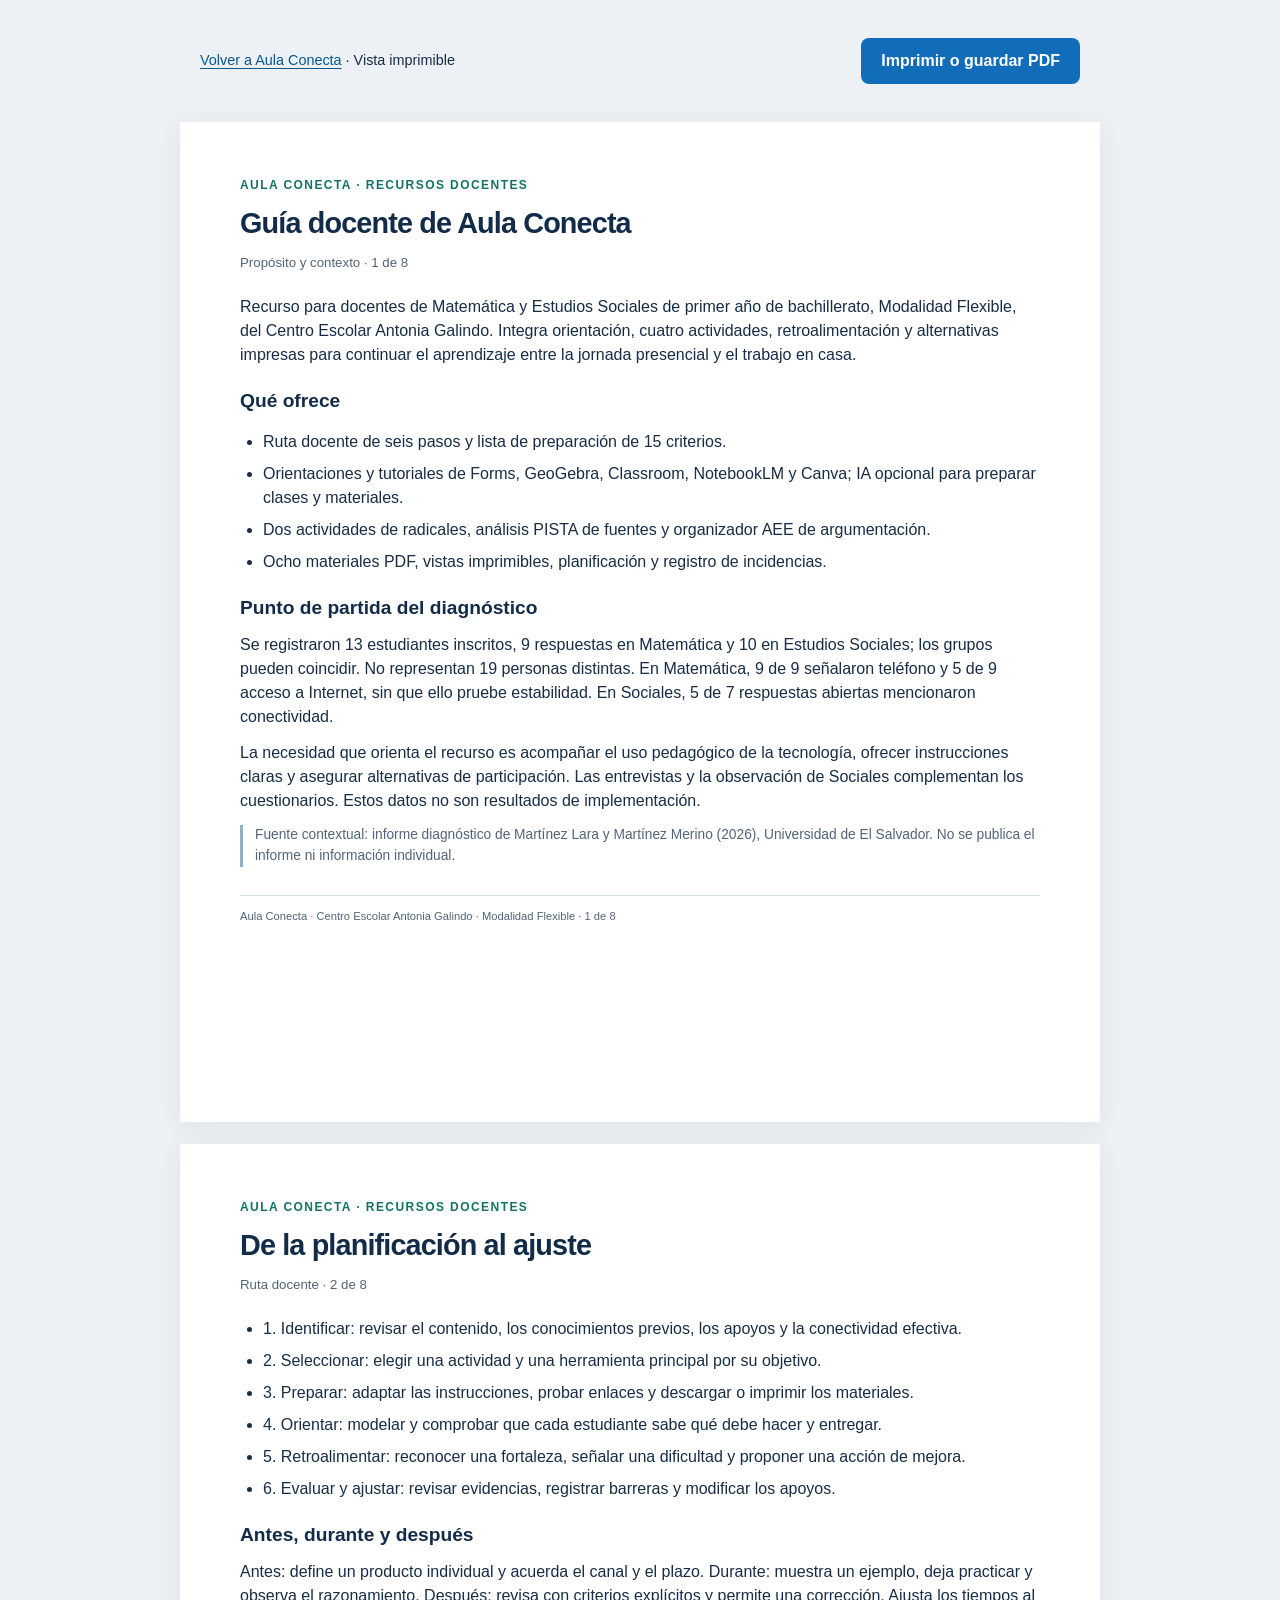
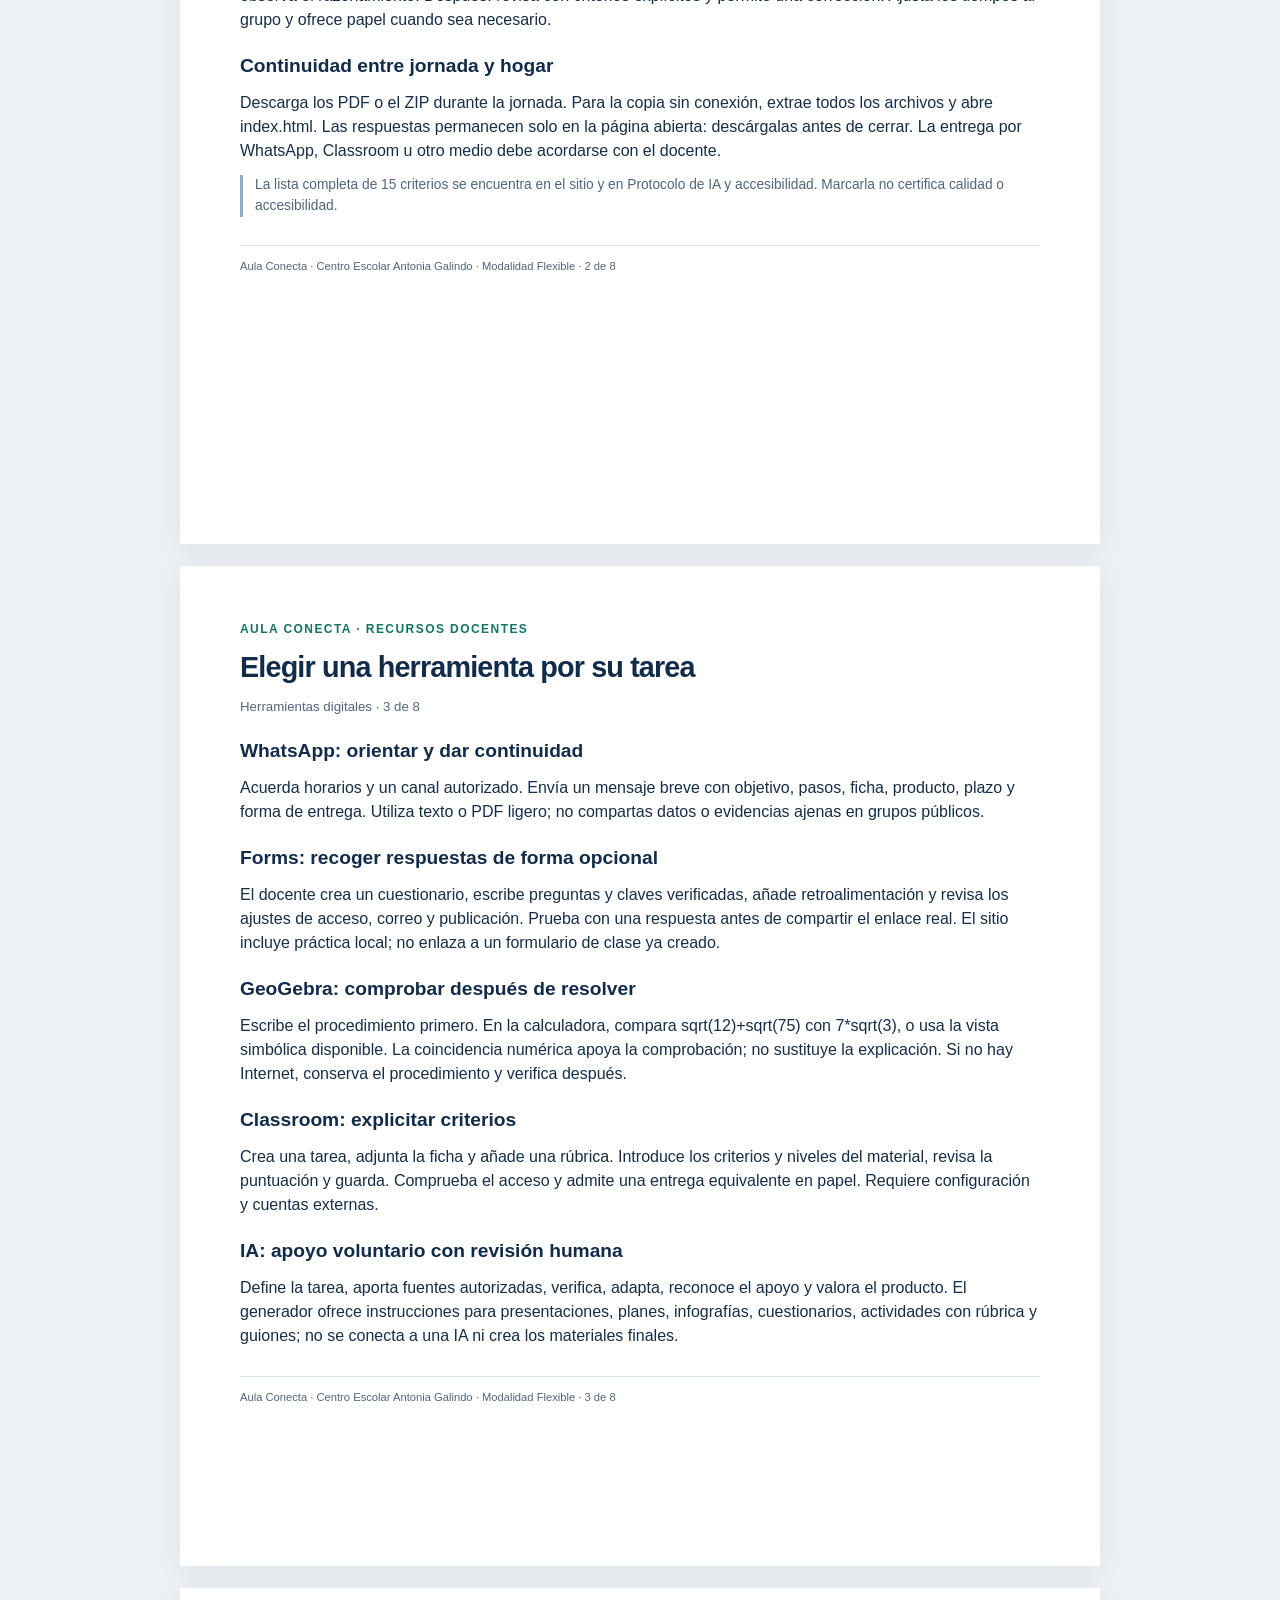
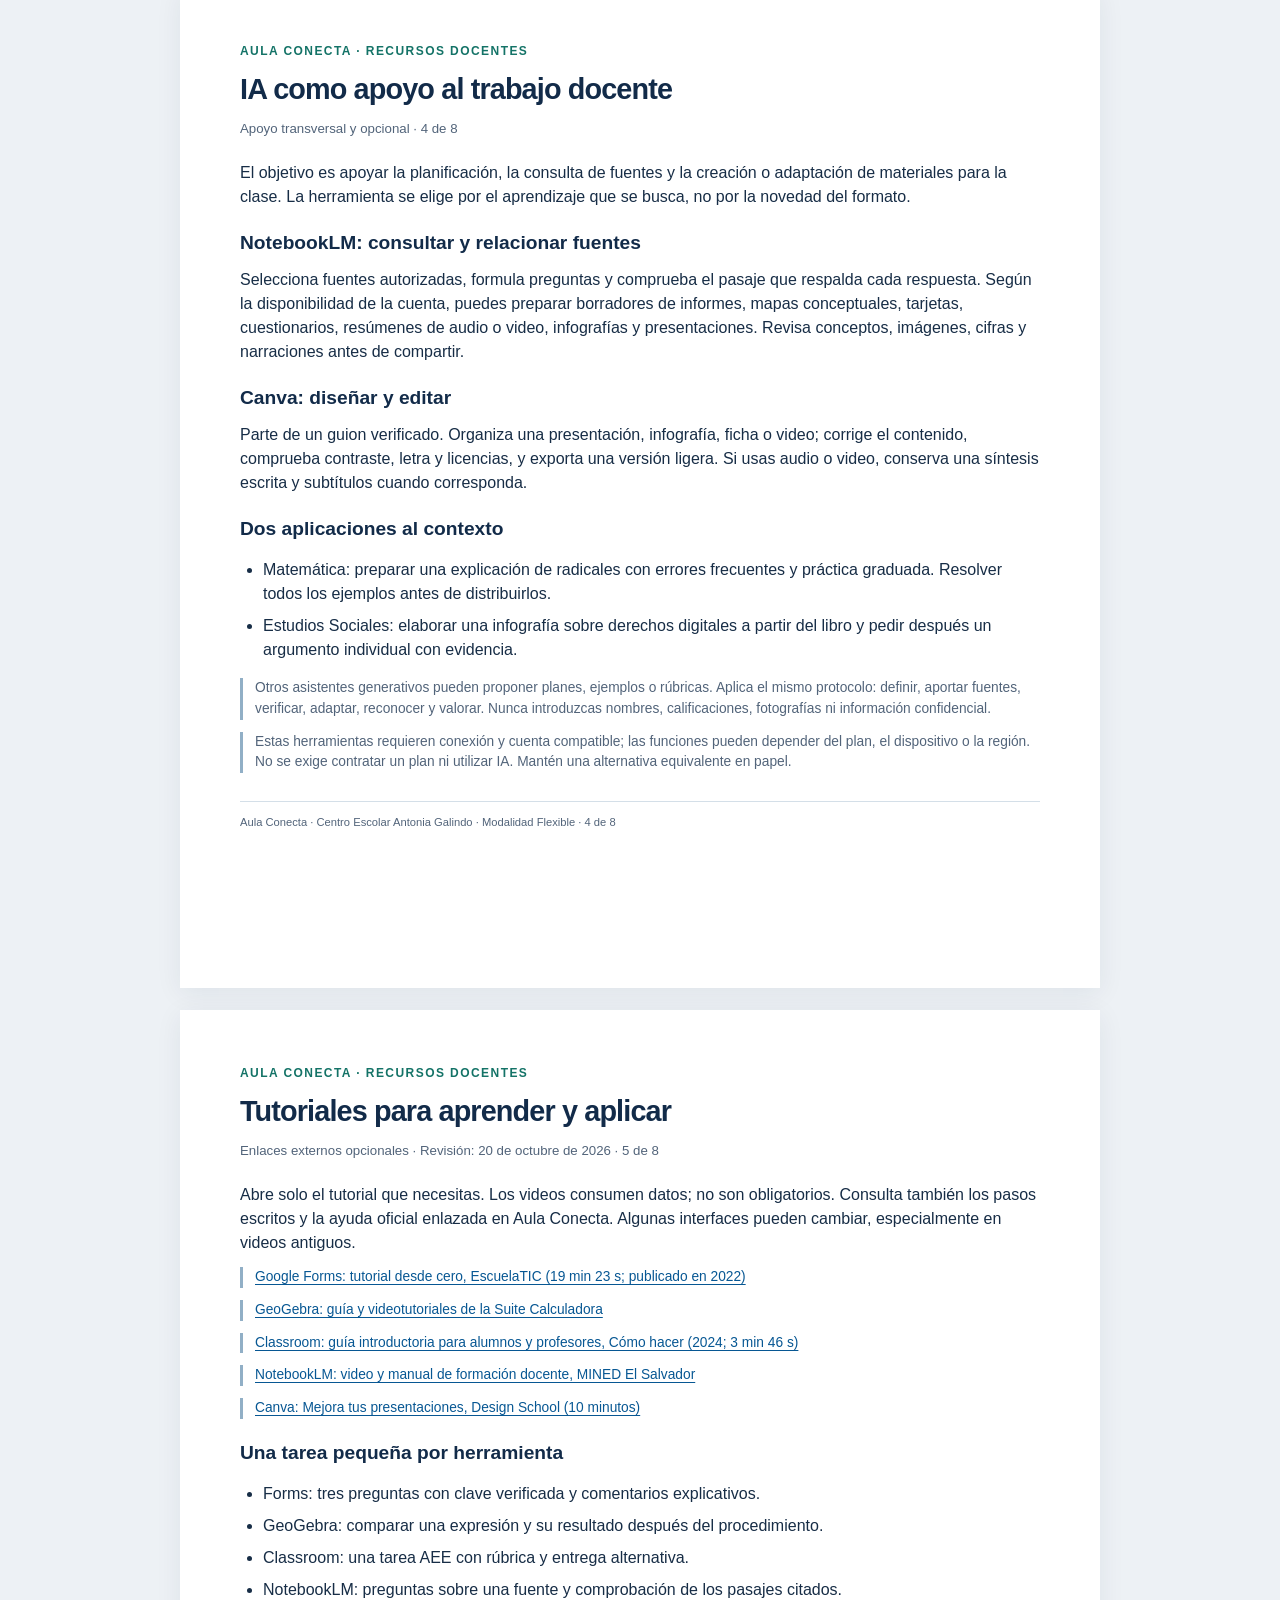
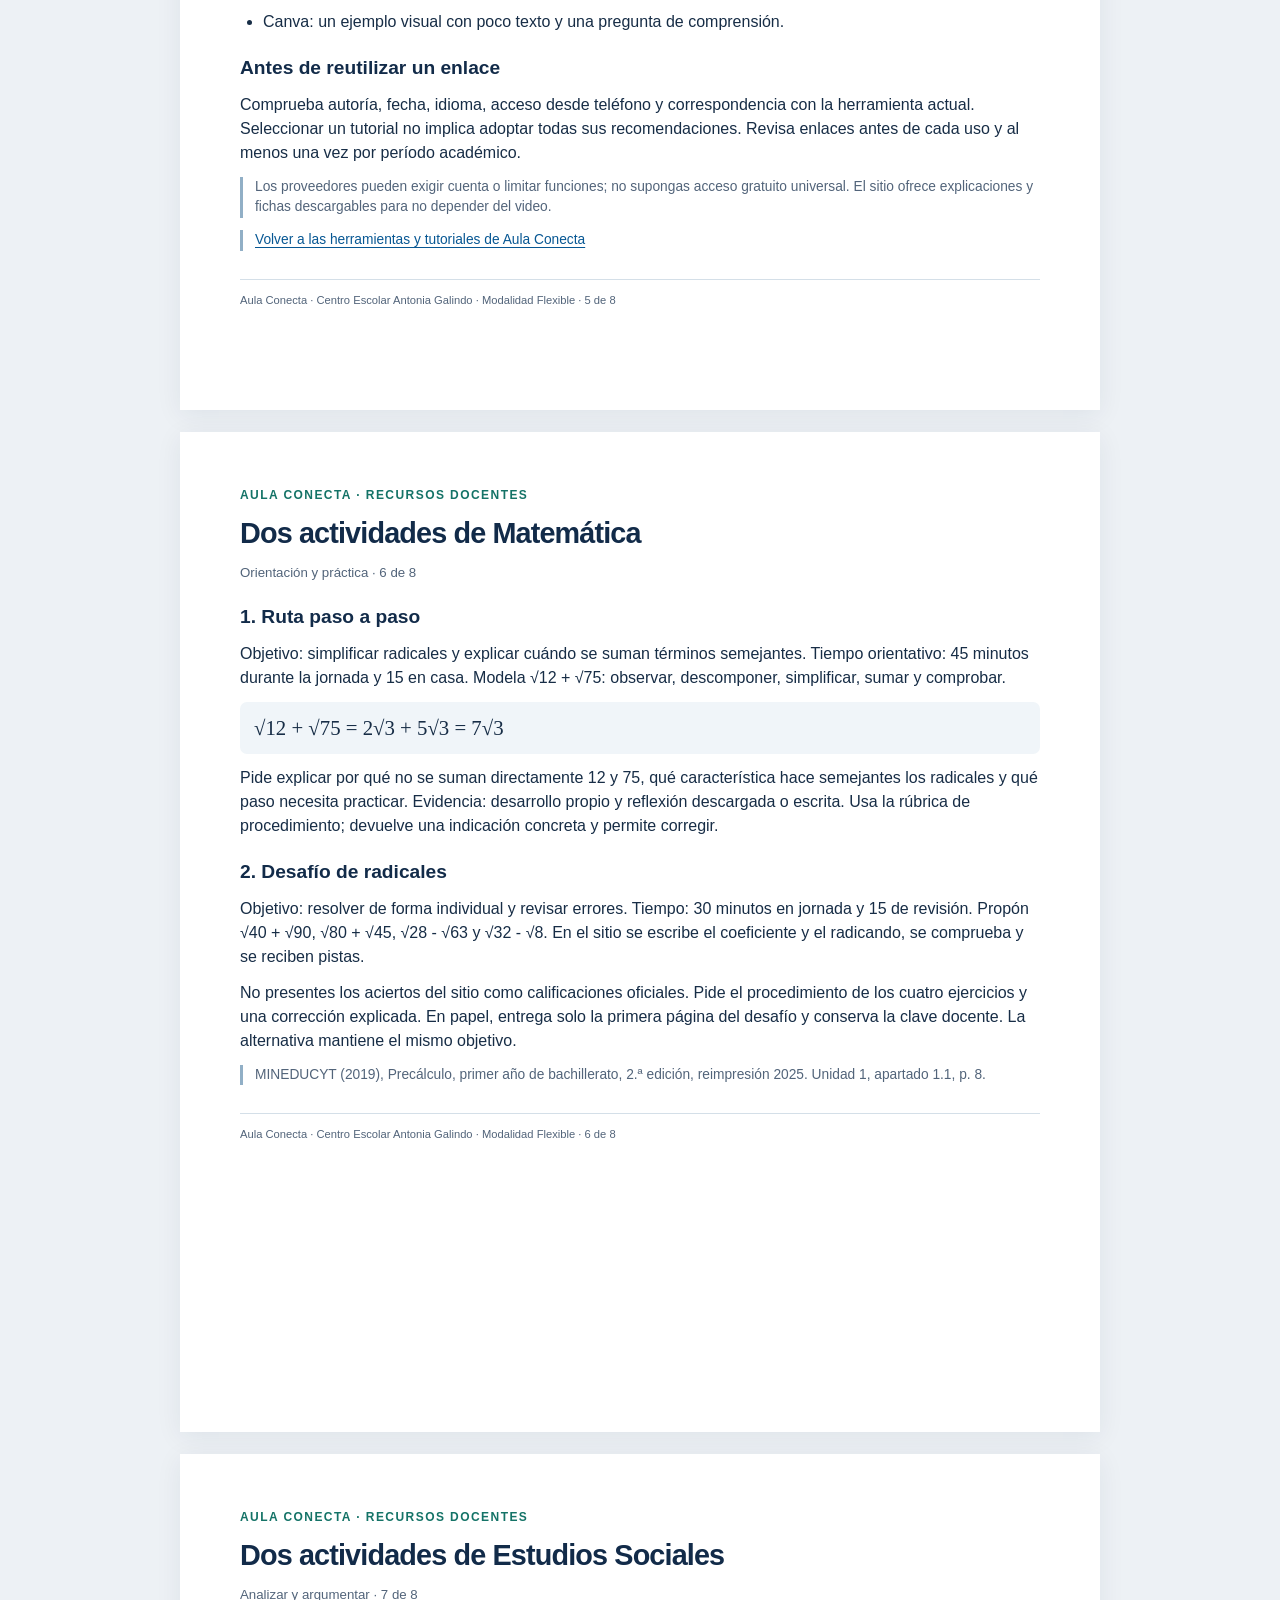
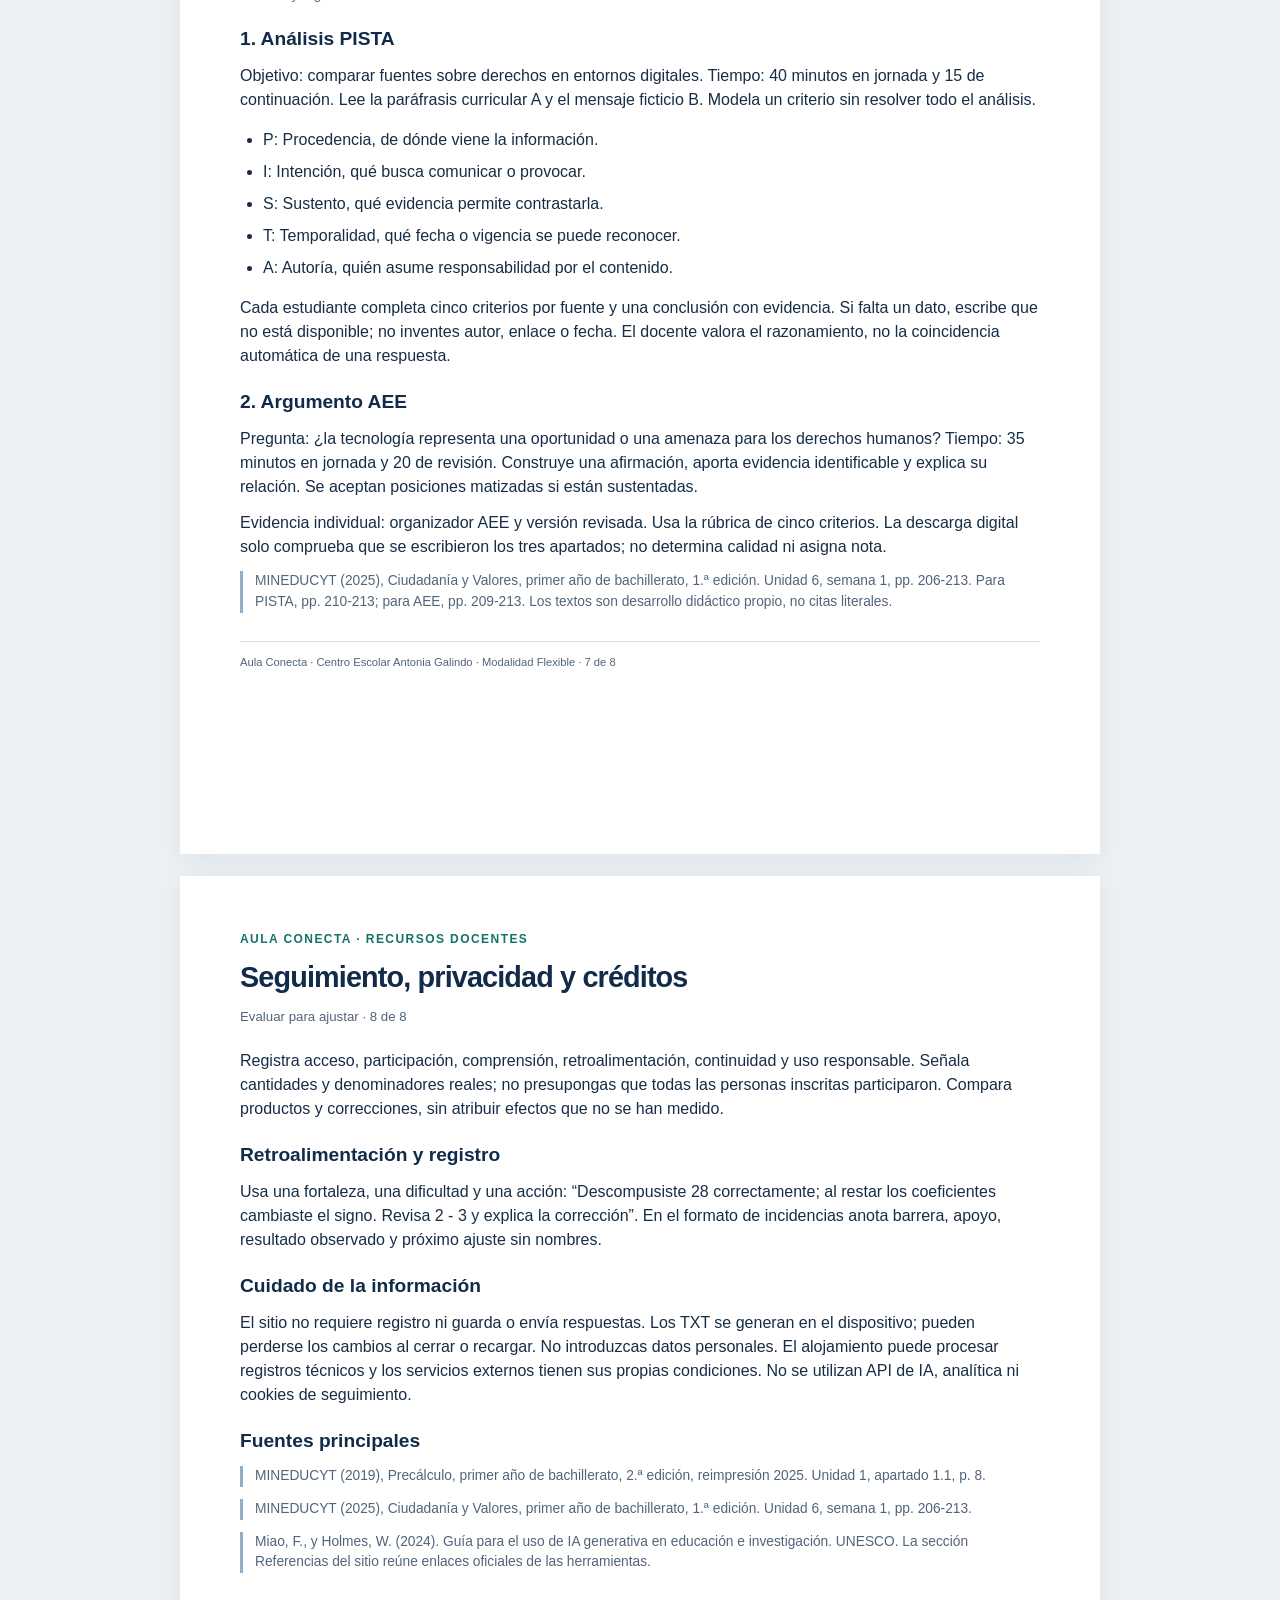
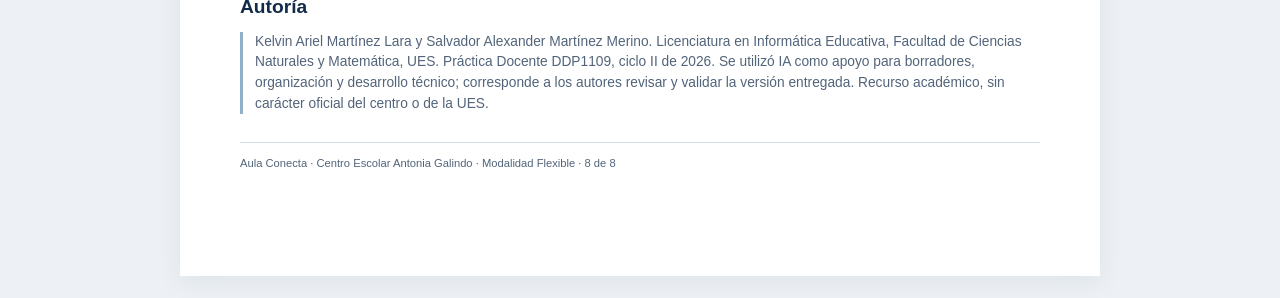
<file: materiales/imprimir/guia-docente-completa.html>
<!doctype html><html lang="es"><head><meta charset="utf-8"><meta name="viewport" content="width=device-width,initial-scale=1"><meta name="referrer" content="strict-origin-when-cross-origin"><title>Guía docente de Aula Conecta · Aula Conecta</title><link rel="icon" href="../../assets/favicon.svg" type="image/svg+xml"><link rel="stylesheet" href="../../assets/print.css"><script src="../../assets/print.js" defer></script>
</head><body><header class="toolbar"><p><a href="../../index.html#descargas">Volver a Aula Conecta</a> · Vista imprimible</p><button type="button" data-print-sheet>Imprimir o guardar PDF</button></header><main>
<article class="sheet"><p class="brand">AULA CONECTA · RECURSOS DOCENTES</p><h1>Guía docente de Aula Conecta</h1><p class="meta">Propósito y contexto · 1 de 8</p><p>Recurso para docentes de Matemática y Estudios Sociales de primer año de bachillerato, Modalidad Flexible, del Centro Escolar Antonia Galindo. Integra orientación, cuatro actividades, retroalimentación y alternativas impresas para continuar el aprendizaje entre la jornada presencial y el trabajo en casa.</p>
<h2>Qué ofrece</h2>
<ul><li>Ruta docente de seis pasos y lista de preparación de 15 criterios.</li><li>Orientaciones y tutoriales de Forms, GeoGebra, Classroom, NotebookLM y Canva; IA opcional para preparar clases y materiales.</li><li>Dos actividades de radicales, análisis PISTA de fuentes y organizador AEE de argumentación.</li><li>Ocho materiales PDF, vistas imprimibles, planificación y registro de incidencias.</li></ul>
<h2>Punto de partida del diagnóstico</h2>
<p>Se registraron 13 estudiantes inscritos, 9 respuestas en Matemática y 10 en Estudios Sociales; los grupos pueden coincidir. No representan 19 personas distintas. En Matemática, 9 de 9 señalaron teléfono y 5 de 9 acceso a Internet, sin que ello pruebe estabilidad. En Sociales, 5 de 7 respuestas abiertas mencionaron conectividad.</p>
<p>La necesidad que orienta el recurso es acompañar el uso pedagógico de la tecnología, ofrecer instrucciones claras y asegurar alternativas de participación. Las entrevistas y la observación de Sociales complementan los cuestionarios. Estos datos no son resultados de implementación.</p>
<p class="note">Fuente contextual: informe diagnóstico de Martínez Lara y Martínez Merino (2026), Universidad de El Salvador. No se publica el informe ni información individual.</p><footer class="page-footer">Aula Conecta · Centro Escolar Antonia Galindo · Modalidad Flexible · 1 de 8</footer></article>
<article class="sheet"><p class="brand">AULA CONECTA · RECURSOS DOCENTES</p><h1>De la planificación al ajuste</h1><p class="meta">Ruta docente · 2 de 8</p><ul><li>1. Identificar: revisar el contenido, los conocimientos previos, los apoyos y la conectividad efectiva.</li><li>2. Seleccionar: elegir una actividad y una herramienta principal por su objetivo.</li><li>3. Preparar: adaptar las instrucciones, probar enlaces y descargar o imprimir los materiales.</li><li>4. Orientar: modelar y comprobar que cada estudiante sabe qué debe hacer y entregar.</li><li>5. Retroalimentar: reconocer una fortaleza, señalar una dificultad y proponer una acción de mejora.</li><li>6. Evaluar y ajustar: revisar evidencias, registrar barreras y modificar los apoyos.</li></ul>
<h2>Antes, durante y después</h2>
<p>Antes: define un producto individual y acuerda el canal y el plazo. Durante: muestra un ejemplo, deja practicar y observa el razonamiento. Después: revisa con criterios explícitos y permite una corrección. Ajusta los tiempos al grupo y ofrece papel cuando sea necesario.</p>
<h2>Continuidad entre jornada y hogar</h2>
<p>Descarga los PDF o el ZIP durante la jornada. Para la copia sin conexión, extrae todos los archivos y abre index.html. Las respuestas permanecen solo en la página abierta: descárgalas antes de cerrar. La entrega por WhatsApp, Classroom u otro medio debe acordarse con el docente.</p>
<p class="note">La lista completa de 15 criterios se encuentra en el sitio y en Protocolo de IA y accesibilidad. Marcarla no certifica calidad o accesibilidad.</p><footer class="page-footer">Aula Conecta · Centro Escolar Antonia Galindo · Modalidad Flexible · 2 de 8</footer></article>
<article class="sheet"><p class="brand">AULA CONECTA · RECURSOS DOCENTES</p><h1>Elegir una herramienta por su tarea</h1><p class="meta">Herramientas digitales · 3 de 8</p><h2>WhatsApp: orientar y dar continuidad</h2>
<p>Acuerda horarios y un canal autorizado. Envía un mensaje breve con objetivo, pasos, ficha, producto, plazo y forma de entrega. Utiliza texto o PDF ligero; no compartas datos o evidencias ajenas en grupos públicos.</p>
<h2>Forms: recoger respuestas de forma opcional</h2>
<p>El docente crea un cuestionario, escribe preguntas y claves verificadas, añade retroalimentación y revisa los ajustes de acceso, correo y publicación. Prueba con una respuesta antes de compartir el enlace real. El sitio incluye práctica local; no enlaza a un formulario de clase ya creado.</p>
<h2>GeoGebra: comprobar después de resolver</h2>
<p>Escribe el procedimiento primero. En la calculadora, compara sqrt(12)+sqrt(75) con 7*sqrt(3), o usa la vista simbólica disponible. La coincidencia numérica apoya la comprobación; no sustituye la explicación. Si no hay Internet, conserva el procedimiento y verifica después.</p>
<h2>Classroom: explicitar criterios</h2>
<p>Crea una tarea, adjunta la ficha y añade una rúbrica. Introduce los criterios y niveles del material, revisa la puntuación y guarda. Comprueba el acceso y admite una entrega equivalente en papel. Requiere configuración y cuentas externas.</p>
<h2>IA: apoyo voluntario con revisión humana</h2>
<p>Define la tarea, aporta fuentes autorizadas, verifica, adapta, reconoce el apoyo y valora el producto. El generador ofrece instrucciones para presentaciones, planes, infografías, cuestionarios, actividades con rúbrica y guiones; no se conecta a una IA ni crea los materiales finales.</p><footer class="page-footer">Aula Conecta · Centro Escolar Antonia Galindo · Modalidad Flexible · 3 de 8</footer></article>
<article class="sheet"><p class="brand">AULA CONECTA · RECURSOS DOCENTES</p><h1>IA como apoyo al trabajo docente</h1><p class="meta">Apoyo transversal y opcional · 4 de 8</p><p>El objetivo es apoyar la planificación, la consulta de fuentes y la creación o adaptación de materiales para la clase. La herramienta se elige por el aprendizaje que se busca, no por la novedad del formato.</p>
<h2>NotebookLM: consultar y relacionar fuentes</h2>
<p>Selecciona fuentes autorizadas, formula preguntas y comprueba el pasaje que respalda cada respuesta. Según la disponibilidad de la cuenta, puedes preparar borradores de informes, mapas conceptuales, tarjetas, cuestionarios, resúmenes de audio o video, infografías y presentaciones. Revisa conceptos, imágenes, cifras y narraciones antes de compartir.</p>
<h2>Canva: diseñar y editar</h2>
<p>Parte de un guion verificado. Organiza una presentación, infografía, ficha o video; corrige el contenido, comprueba contraste, letra y licencias, y exporta una versión ligera. Si usas audio o video, conserva una síntesis escrita y subtítulos cuando corresponda.</p>
<h2>Dos aplicaciones al contexto</h2>
<ul><li>Matemática: preparar una explicación de radicales con errores frecuentes y práctica graduada. Resolver todos los ejemplos antes de distribuirlos.</li><li>Estudios Sociales: elaborar una infografía sobre derechos digitales a partir del libro y pedir después un argumento individual con evidencia.</li></ul>
<p class="note">Otros asistentes generativos pueden proponer planes, ejemplos o rúbricas. Aplica el mismo protocolo: definir, aportar fuentes, verificar, adaptar, reconocer y valorar. Nunca introduzcas nombres, calificaciones, fotografías ni información confidencial.</p>
<p class="note">Estas herramientas requieren conexión y cuenta compatible; las funciones pueden depender del plan, el dispositivo o la región. No se exige contratar un plan ni utilizar IA. Mantén una alternativa equivalente en papel.</p><footer class="page-footer">Aula Conecta · Centro Escolar Antonia Galindo · Modalidad Flexible · 4 de 8</footer></article>
<article class="sheet"><p class="brand">AULA CONECTA · RECURSOS DOCENTES</p><h1>Tutoriales para aprender y aplicar</h1><p class="meta">Enlaces externos opcionales · Revisión: 20 de octubre de 2026 · 5 de 8</p><p>Abre solo el tutorial que necesitas. Los videos consumen datos; no son obligatorios. Consulta también los pasos escritos y la ayuda oficial enlazada en Aula Conecta. Algunas interfaces pueden cambiar, especialmente en videos antiguos.</p>
<p class="note"><a href="https://www.youtube.com/watch?v=2brDq41dMyE" target="_blank" rel="noopener noreferrer">Google Forms: tutorial desde cero, EscuelaTIC (19 min 23 s; publicado en 2022)</a></p>
<p class="note"><a href="https://www.geogebra.org/m/u3sxv87w" target="_blank" rel="noopener noreferrer">GeoGebra: guía y videotutoriales de la Suite Calculadora</a></p>
<p class="note"><a href="https://www.youtube.com/watch?v=y7U-9JOPfx0" target="_blank" rel="noopener noreferrer">Classroom: guía introductoria para alumnos y profesores, Cómo hacer (2024; 3 min 46 s)</a></p>
<p class="note"><a href="https://sites.google.com/mined.gob.sv/franja-formativa/notebook-lm" target="_blank" rel="noopener noreferrer">NotebookLM: video y manual de formación docente, MINED El Salvador</a></p>
<p class="note"><a href="https://www.canva.com/es_es/design-school/resources/perfect-your-presentations/" target="_blank" rel="noopener noreferrer">Canva: Mejora tus presentaciones, Design School (10 minutos)</a></p>
<h2>Una tarea pequeña por herramienta</h2>
<ul><li>Forms: tres preguntas con clave verificada y comentarios explicativos.</li><li>GeoGebra: comparar una expresión y su resultado después del procedimiento.</li><li>Classroom: una tarea AEE con rúbrica y entrega alternativa.</li><li>NotebookLM: preguntas sobre una fuente y comprobación de los pasajes citados.</li><li>Canva: un ejemplo visual con poco texto y una pregunta de comprensión.</li></ul>
<h2>Antes de reutilizar un enlace</h2>
<p>Comprueba autoría, fecha, idioma, acceso desde teléfono y correspondencia con la herramienta actual. Seleccionar un tutorial no implica adoptar todas sus recomendaciones. Revisa enlaces antes de cada uso y al menos una vez por período académico.</p>
<p class="note">Los proveedores pueden exigir cuenta o limitar funciones; no supongas acceso gratuito universal. El sitio ofrece explicaciones y fichas descargables para no depender del video.</p>
<p class="note"><a href="https://kelvinariel.github.io/sitio-web-educativo-interactivo-/#herramientas" target="_blank" rel="noopener noreferrer">Volver a las herramientas y tutoriales de Aula Conecta</a></p><footer class="page-footer">Aula Conecta · Centro Escolar Antonia Galindo · Modalidad Flexible · 5 de 8</footer></article>
<article class="sheet"><p class="brand">AULA CONECTA · RECURSOS DOCENTES</p><h1>Dos actividades de Matemática</h1><p class="meta">Orientación y práctica · 6 de 8</p><h2>1. Ruta paso a paso</h2>
<p>Objetivo: simplificar radicales y explicar cuándo se suman términos semejantes. Tiempo orientativo: 45 minutos durante la jornada y 15 en casa. Modela √12 + √75: observar, descomponer, simplificar, sumar y comprobar.</p>
<p class="equation">√12 + √75 = 2√3 + 5√3 = 7√3</p>
<p>Pide explicar por qué no se suman directamente 12 y 75, qué característica hace semejantes los radicales y qué paso necesita practicar. Evidencia: desarrollo propio y reflexión descargada o escrita. Usa la rúbrica de procedimiento; devuelve una indicación concreta y permite corregir.</p>
<h2>2. Desafío de radicales</h2>
<p>Objetivo: resolver de forma individual y revisar errores. Tiempo: 30 minutos en jornada y 15 de revisión. Propón √40 + √90, √80 + √45, √28 - √63 y √32 - √8. En el sitio se escribe el coeficiente y el radicando, se comprueba y se reciben pistas.</p>
<p>No presentes los aciertos del sitio como calificaciones oficiales. Pide el procedimiento de los cuatro ejercicios y una corrección explicada. En papel, entrega solo la primera página del desafío y conserva la clave docente. La alternativa mantiene el mismo objetivo.</p>
<p class="note">MINEDUCYT (2019), Precálculo, primer año de bachillerato, 2.ª edición, reimpresión 2025. Unidad 1, apartado 1.1, p. 8.</p><footer class="page-footer">Aula Conecta · Centro Escolar Antonia Galindo · Modalidad Flexible · 6 de 8</footer></article>
<article class="sheet"><p class="brand">AULA CONECTA · RECURSOS DOCENTES</p><h1>Dos actividades de Estudios Sociales</h1><p class="meta">Analizar y argumentar · 7 de 8</p><h2>1. Análisis PISTA</h2>
<p>Objetivo: comparar fuentes sobre derechos en entornos digitales. Tiempo: 40 minutos en jornada y 15 de continuación. Lee la paráfrasis curricular A y el mensaje ficticio B. Modela un criterio sin resolver todo el análisis.</p>
<ul><li>P: Procedencia, de dónde viene la información.</li><li>I: Intención, qué busca comunicar o provocar.</li><li>S: Sustento, qué evidencia permite contrastarla.</li><li>T: Temporalidad, qué fecha o vigencia se puede reconocer.</li><li>A: Autoría, quién asume responsabilidad por el contenido.</li></ul>
<p>Cada estudiante completa cinco criterios por fuente y una conclusión con evidencia. Si falta un dato, escribe que no está disponible; no inventes autor, enlace o fecha. El docente valora el razonamiento, no la coincidencia automática de una respuesta.</p>
<h2>2. Argumento AEE</h2>
<p>Pregunta: ¿la tecnología representa una oportunidad o una amenaza para los derechos humanos? Tiempo: 35 minutos en jornada y 20 de revisión. Construye una afirmación, aporta evidencia identificable y explica su relación. Se aceptan posiciones matizadas si están sustentadas.</p>
<p>Evidencia individual: organizador AEE y versión revisada. Usa la rúbrica de cinco criterios. La descarga digital solo comprueba que se escribieron los tres apartados; no determina calidad ni asigna nota.</p>
<p class="note">MINEDUCYT (2025), Ciudadanía y Valores, primer año de bachillerato, 1.ª edición. Unidad 6, semana 1, pp. 206-213. Para PISTA, pp. 210-213; para AEE, pp. 209-213. Los textos son desarrollo didáctico propio, no citas literales.</p><footer class="page-footer">Aula Conecta · Centro Escolar Antonia Galindo · Modalidad Flexible · 7 de 8</footer></article>
<article class="sheet"><p class="brand">AULA CONECTA · RECURSOS DOCENTES</p><h1>Seguimiento, privacidad y créditos</h1><p class="meta">Evaluar para ajustar · 8 de 8</p><p>Registra acceso, participación, comprensión, retroalimentación, continuidad y uso responsable. Señala cantidades y denominadores reales; no presupongas que todas las personas inscritas participaron. Compara productos y correcciones, sin atribuir efectos que no se han medido.</p>
<h2>Retroalimentación y registro</h2>
<p>Usa una fortaleza, una dificultad y una acción: “Descompusiste 28 correctamente; al restar los coeficientes cambiaste el signo. Revisa 2 - 3 y explica la corrección”. En el formato de incidencias anota barrera, apoyo, resultado observado y próximo ajuste sin nombres.</p>
<h2>Cuidado de la información</h2>
<p>El sitio no requiere registro ni guarda o envía respuestas. Los TXT se generan en el dispositivo; pueden perderse los cambios al cerrar o recargar. No introduzcas datos personales. El alojamiento puede procesar registros técnicos y los servicios externos tienen sus propias condiciones. No se utilizan API de IA, analítica ni cookies de seguimiento.</p>
<h2>Fuentes principales</h2>
<p class="note">MINEDUCYT (2019), Precálculo, primer año de bachillerato, 2.ª edición, reimpresión 2025. Unidad 1, apartado 1.1, p. 8.</p>
<p class="note">MINEDUCYT (2025), Ciudadanía y Valores, primer año de bachillerato, 1.ª edición. Unidad 6, semana 1, pp. 206-213.</p>
<p class="note">Miao, F., y Holmes, W. (2024). Guía para el uso de IA generativa en educación e investigación. UNESCO. La sección Referencias del sitio reúne enlaces oficiales de las herramientas.</p>
<h2>Autoría</h2>
<p class="note">Kelvin Ariel Martínez Lara y Salvador Alexander Martínez Merino. Licenciatura en Informática Educativa, Facultad de Ciencias Naturales y Matemática, UES. Práctica Docente DDP1109, ciclo II de 2026. Se utilizó IA como apoyo para borradores, organización y desarrollo técnico; corresponde a los autores revisar y validar la versión entregada. Recurso académico, sin carácter oficial del centro o de la UES.</p><footer class="page-footer">Aula Conecta · Centro Escolar Antonia Galindo · Modalidad Flexible · 8 de 8</footer></article>
</main></body></html>
</file>
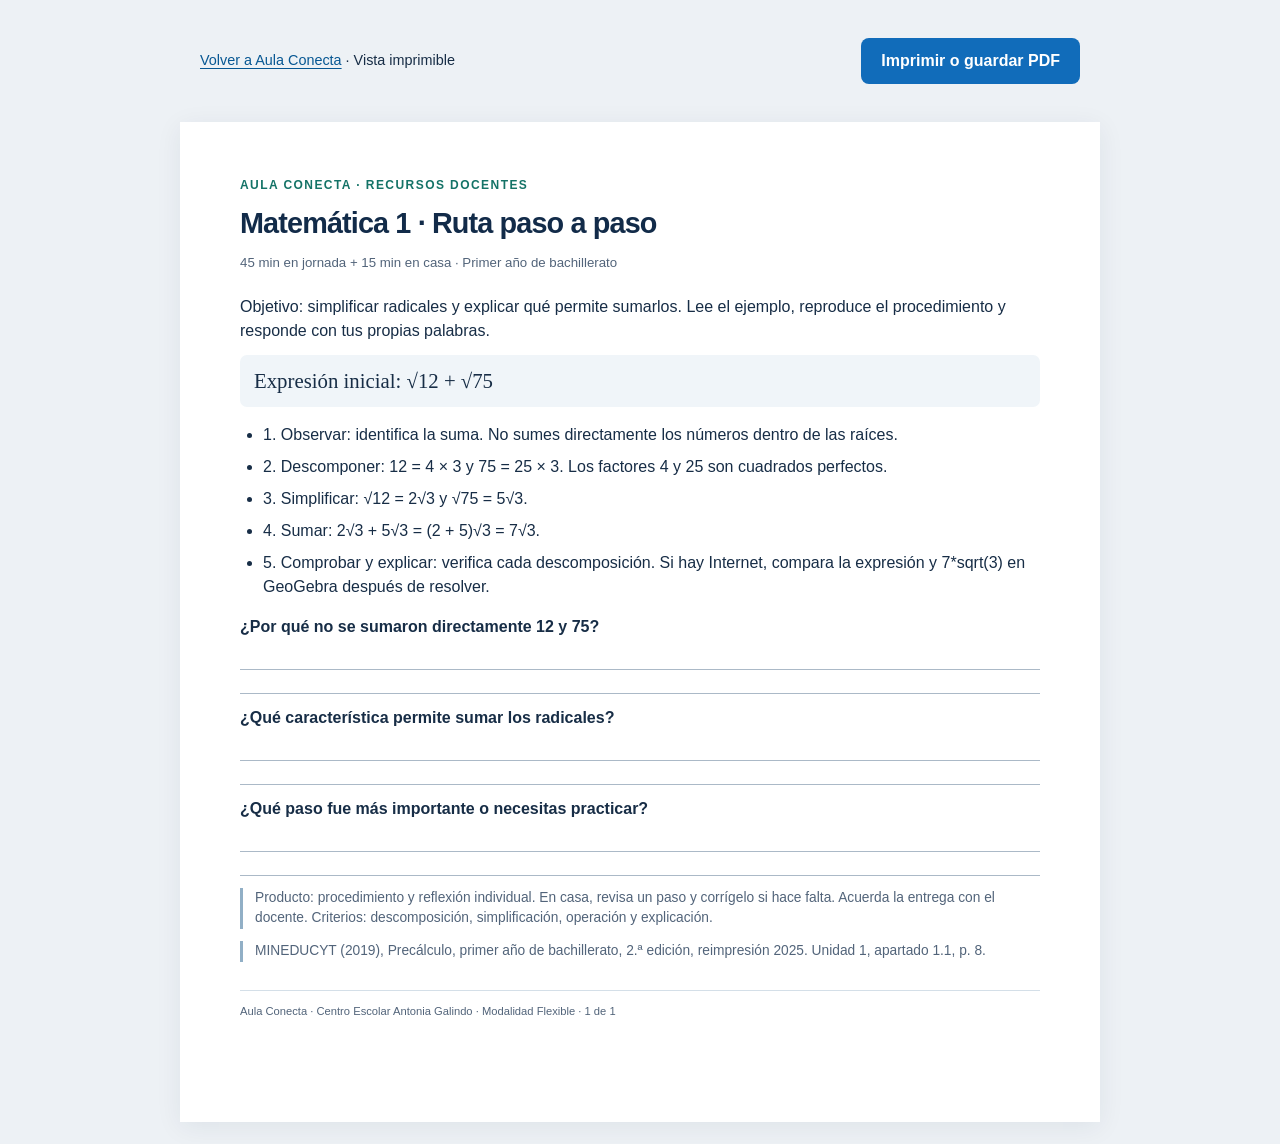
<file: materiales/imprimir/matematica-1-ruta-paso-a-paso.html>
<!doctype html><html lang="es"><head><meta charset="utf-8"><meta name="viewport" content="width=device-width,initial-scale=1"><meta name="referrer" content="strict-origin-when-cross-origin"><title>Matemática 1 · Ruta paso a paso · Aula Conecta</title><link rel="icon" href="../../assets/favicon.svg" type="image/svg+xml"><link rel="stylesheet" href="../../assets/print.css"><script src="../../assets/print.js" defer></script>
</head><body><header class="toolbar"><p><a href="../../index.html#descargas">Volver a Aula Conecta</a> · Vista imprimible</p><button type="button" data-print-sheet>Imprimir o guardar PDF</button></header><main>
<article class="sheet"><p class="brand">AULA CONECTA · RECURSOS DOCENTES</p><h1>Matemática 1 · Ruta paso a paso</h1><p class="meta">45 min en jornada + 15 min en casa · Primer año de bachillerato</p><p>Objetivo: simplificar radicales y explicar qué permite sumarlos. Lee el ejemplo, reproduce el procedimiento y responde con tus propias palabras.</p>
<p class="equation">Expresión inicial: √12 + √75</p>
<ul><li>1. Observar: identifica la suma. No sumes directamente los números dentro de las raíces.</li><li>2. Descomponer: 12 = 4 × 3 y 75 = 25 × 3. Los factores 4 y 25 son cuadrados perfectos.</li><li>3. Simplificar: √12 = 2√3 y √75 = 5√3.</li><li>4. Sumar: 2√3 + 5√3 = (2 + 5)√3 = 7√3.</li><li>5. Comprobar y explicar: verifica cada descomposición. Si hay Internet, compara la expresión y 7*sqrt(3) en GeoGebra después de resolver.</li></ul>
<p class="write-label">¿Por qué no se sumaron directamente 12 y 75?</p><div class="answer-lines"><span></span><span></span></div>
<p class="write-label">¿Qué característica permite sumar los radicales?</p><div class="answer-lines"><span></span><span></span></div>
<p class="write-label">¿Qué paso fue más importante o necesitas practicar?</p><div class="answer-lines"><span></span><span></span></div>
<p class="note">Producto: procedimiento y reflexión individual. En casa, revisa un paso y corrígelo si hace falta. Acuerda la entrega con el docente. Criterios: descomposición, simplificación, operación y explicación.</p>
<p class="note">MINEDUCYT (2019), Precálculo, primer año de bachillerato, 2.ª edición, reimpresión 2025. Unidad 1, apartado 1.1, p. 8.</p><footer class="page-footer">Aula Conecta · Centro Escolar Antonia Galindo · Modalidad Flexible · 1 de 1</footer></article>
</main></body></html>
</file>
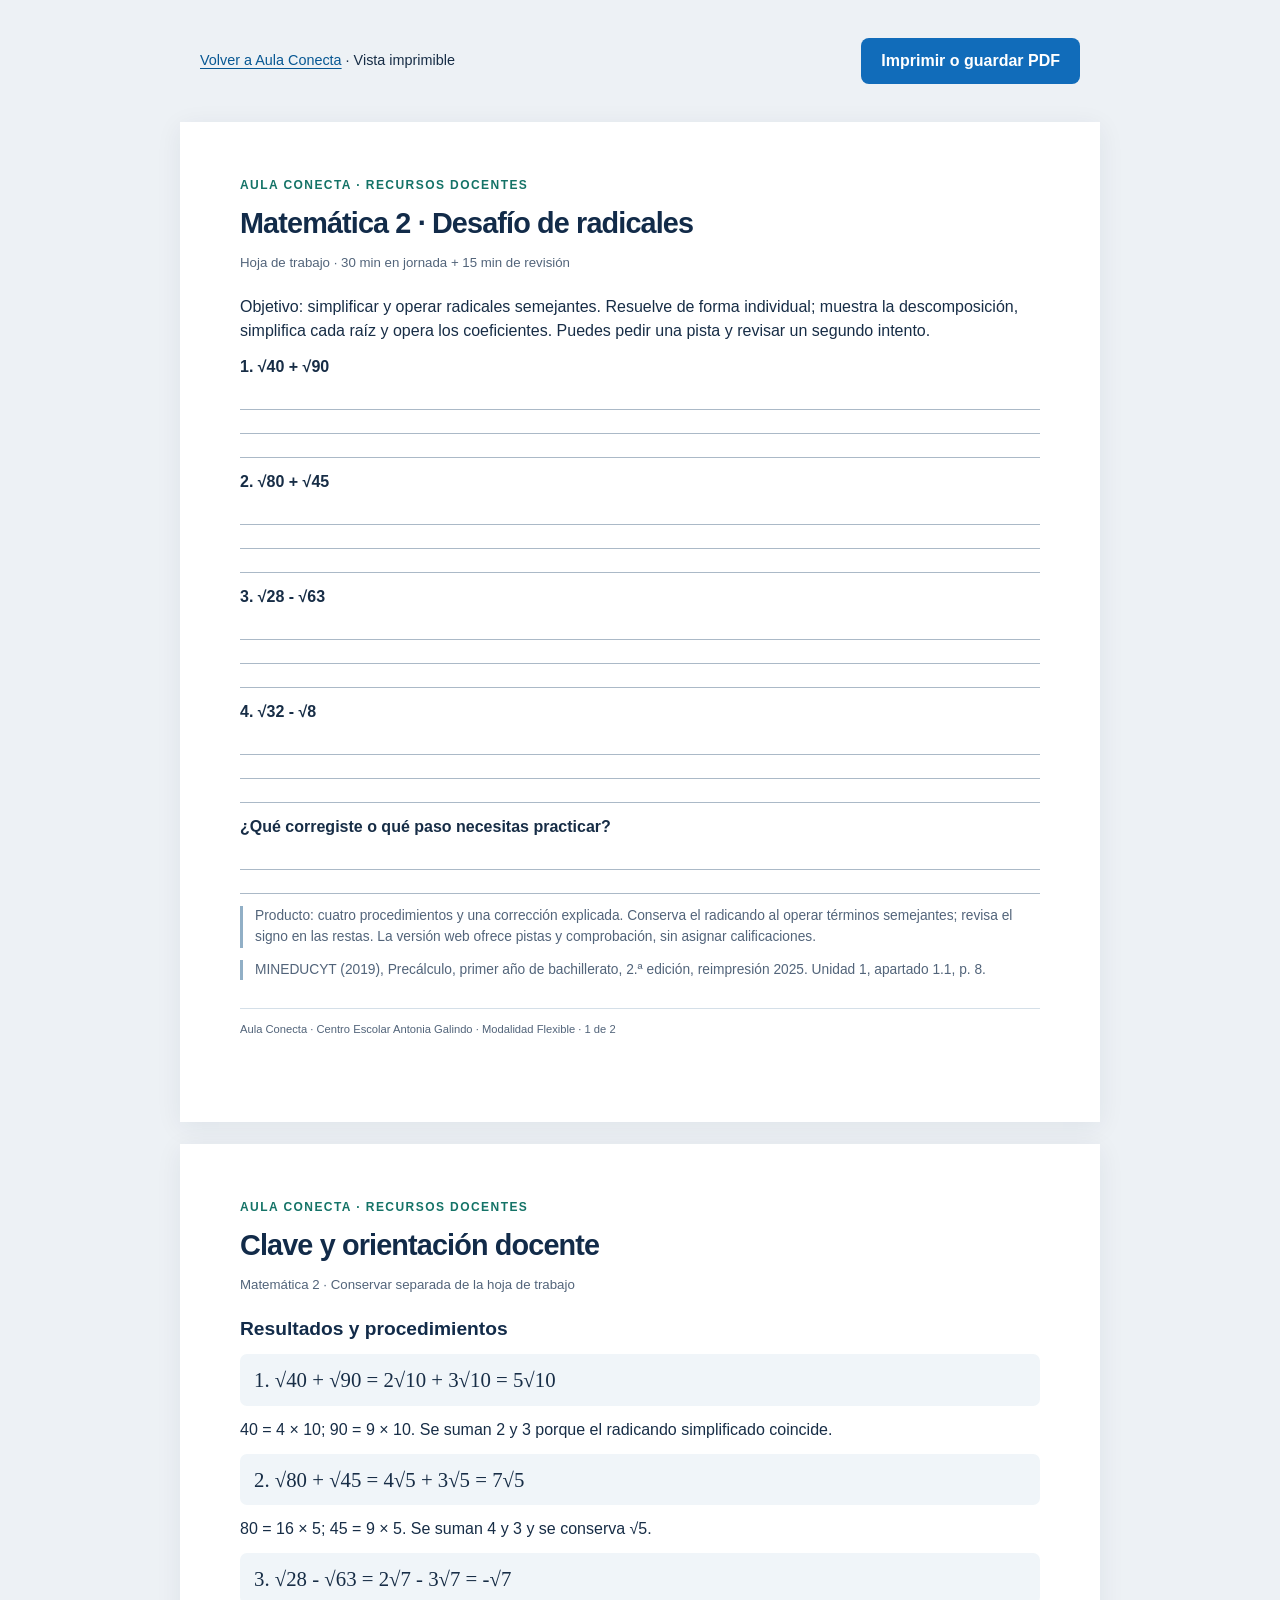
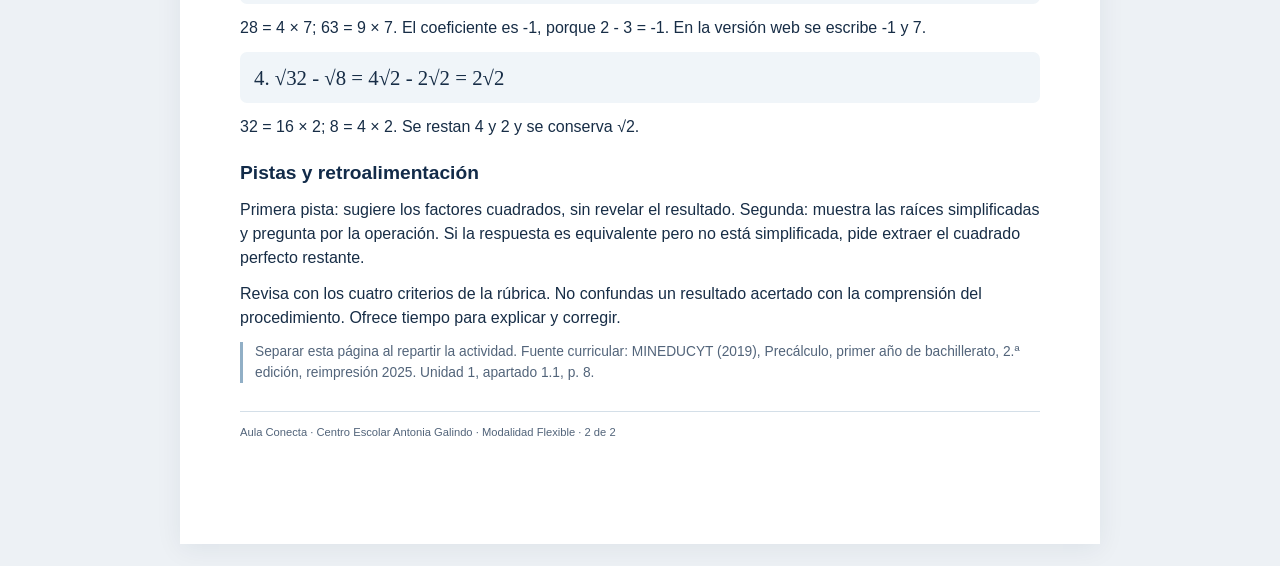
<file: materiales/imprimir/matematica-2-desafio.html>
<!doctype html><html lang="es"><head><meta charset="utf-8"><meta name="viewport" content="width=device-width,initial-scale=1"><meta name="referrer" content="strict-origin-when-cross-origin"><title>Matemática 2 · Desafío de radicales · Aula Conecta</title><link rel="icon" href="../../assets/favicon.svg" type="image/svg+xml"><link rel="stylesheet" href="../../assets/print.css"><script src="../../assets/print.js" defer></script>
</head><body><header class="toolbar"><p><a href="../../index.html#descargas">Volver a Aula Conecta</a> · Vista imprimible</p><button type="button" data-print-sheet>Imprimir o guardar PDF</button></header><main>
<article class="sheet"><p class="brand">AULA CONECTA · RECURSOS DOCENTES</p><h1>Matemática 2 · Desafío de radicales</h1><p class="meta">Hoja de trabajo · 30 min en jornada + 15 min de revisión</p><p>Objetivo: simplificar y operar radicales semejantes. Resuelve de forma individual; muestra la descomposición, simplifica cada raíz y opera los coeficientes. Puedes pedir una pista y revisar un segundo intento.</p>
<p class="write-label">1. √40 + √90</p><div class="answer-lines"><span></span><span></span><span></span></div>
<p class="write-label">2. √80 + √45</p><div class="answer-lines"><span></span><span></span><span></span></div>
<p class="write-label">3. √28 - √63</p><div class="answer-lines"><span></span><span></span><span></span></div>
<p class="write-label">4. √32 - √8</p><div class="answer-lines"><span></span><span></span><span></span></div>
<p class="write-label">¿Qué corregiste o qué paso necesitas practicar?</p><div class="answer-lines"><span></span><span></span></div>
<p class="note">Producto: cuatro procedimientos y una corrección explicada. Conserva el radicando al operar términos semejantes; revisa el signo en las restas. La versión web ofrece pistas y comprobación, sin asignar calificaciones.</p>
<p class="note">MINEDUCYT (2019), Precálculo, primer año de bachillerato, 2.ª edición, reimpresión 2025. Unidad 1, apartado 1.1, p. 8.</p><footer class="page-footer">Aula Conecta · Centro Escolar Antonia Galindo · Modalidad Flexible · 1 de 2</footer></article>
<article class="sheet"><p class="brand">AULA CONECTA · RECURSOS DOCENTES</p><h1>Clave y orientación docente</h1><p class="meta">Matemática 2 · Conservar separada de la hoja de trabajo</p><h2>Resultados y procedimientos</h2>
<p class="equation">1. √40 + √90 = 2√10 + 3√10 = 5√10</p>
<p>40 = 4 × 10; 90 = 9 × 10. Se suman 2 y 3 porque el radicando simplificado coincide.</p>
<p class="equation">2. √80 + √45 = 4√5 + 3√5 = 7√5</p>
<p>80 = 16 × 5; 45 = 9 × 5. Se suman 4 y 3 y se conserva √5.</p>
<p class="equation">3. √28 - √63 = 2√7 - 3√7 = -√7</p>
<p>28 = 4 × 7; 63 = 9 × 7. El coeficiente es -1, porque 2 - 3 = -1. En la versión web se escribe -1 y 7.</p>
<p class="equation">4. √32 - √8 = 4√2 - 2√2 = 2√2</p>
<p>32 = 16 × 2; 8 = 4 × 2. Se restan 4 y 2 y se conserva √2.</p>
<h2>Pistas y retroalimentación</h2>
<p>Primera pista: sugiere los factores cuadrados, sin revelar el resultado. Segunda: muestra las raíces simplificadas y pregunta por la operación. Si la respuesta es equivalente pero no está simplificada, pide extraer el cuadrado perfecto restante.</p>
<p>Revisa con los cuatro criterios de la rúbrica. No confundas un resultado acertado con la comprensión del procedimiento. Ofrece tiempo para explicar y corregir.</p>
<p class="note">Separar esta página al repartir la actividad. Fuente curricular: MINEDUCYT (2019), Precálculo, primer año de bachillerato, 2.ª edición, reimpresión 2025. Unidad 1, apartado 1.1, p. 8.</p><footer class="page-footer">Aula Conecta · Centro Escolar Antonia Galindo · Modalidad Flexible · 2 de 2</footer></article>
</main></body></html>
</file>
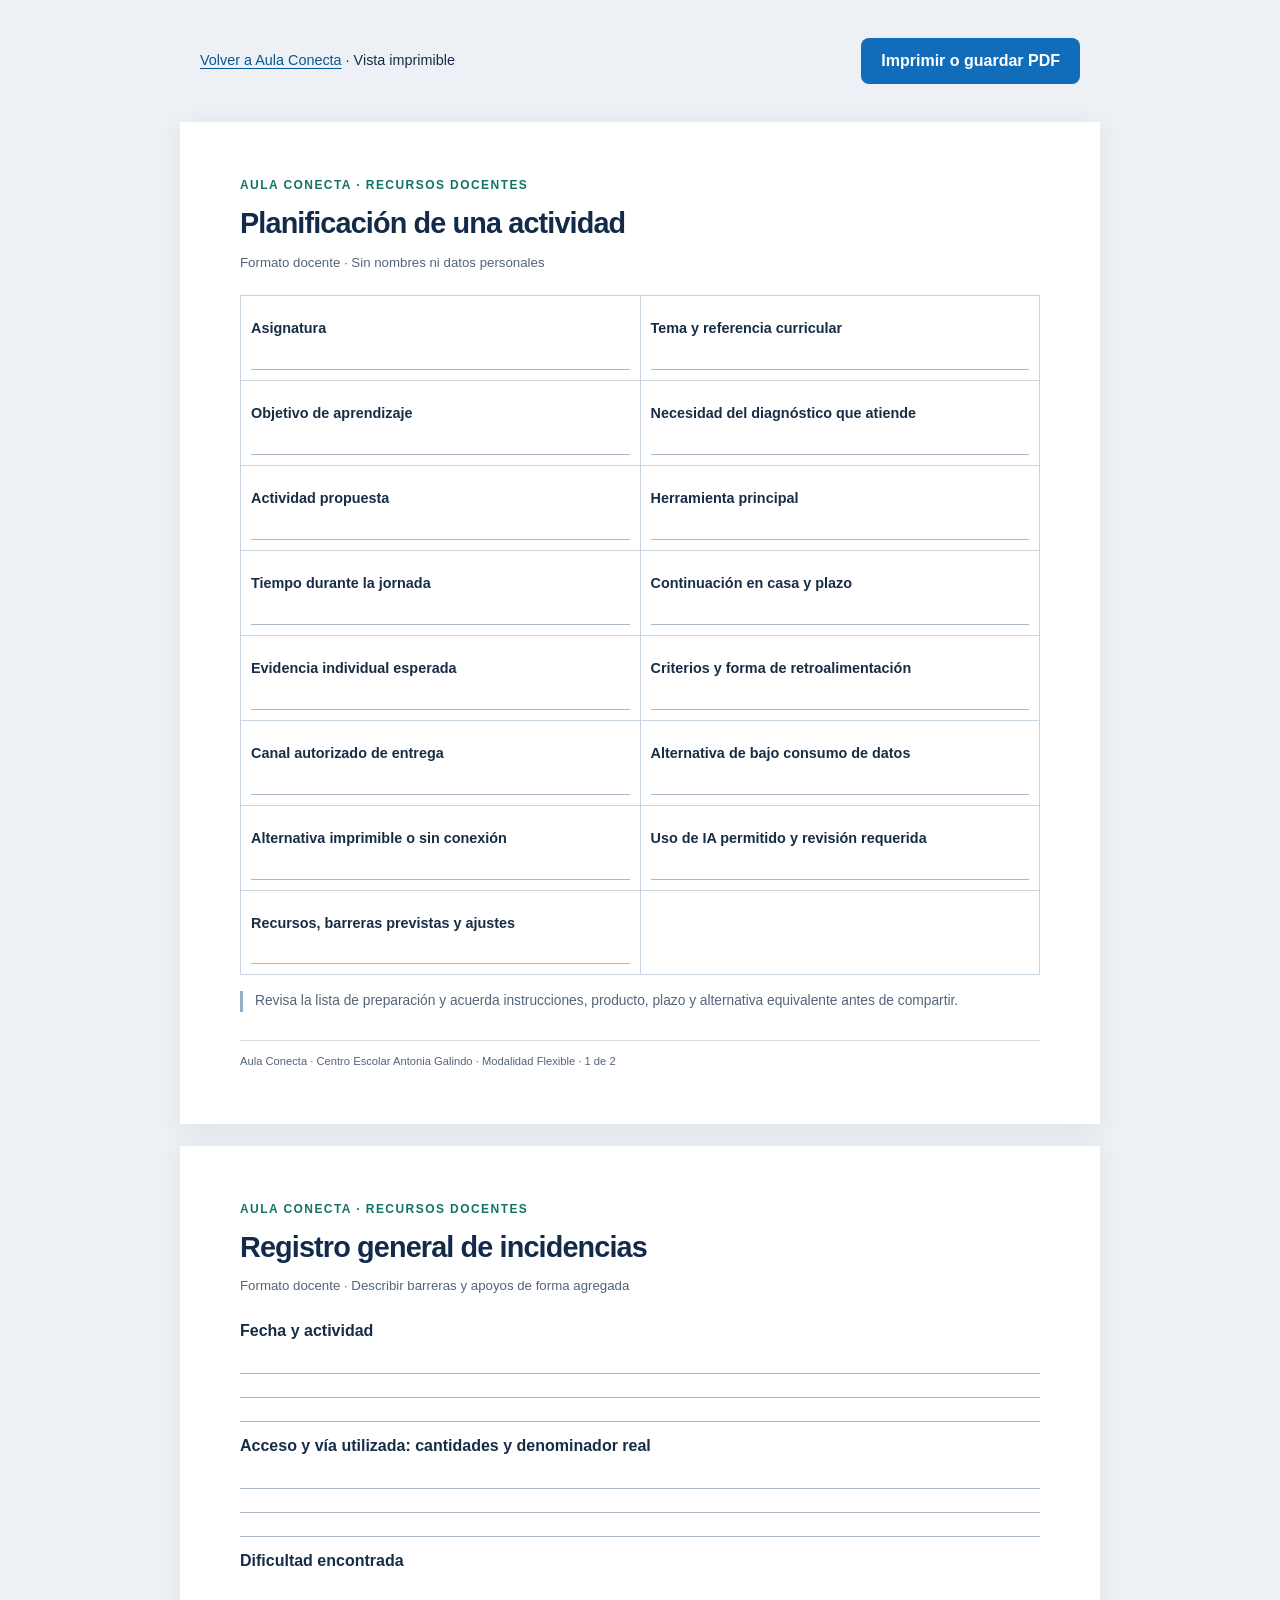
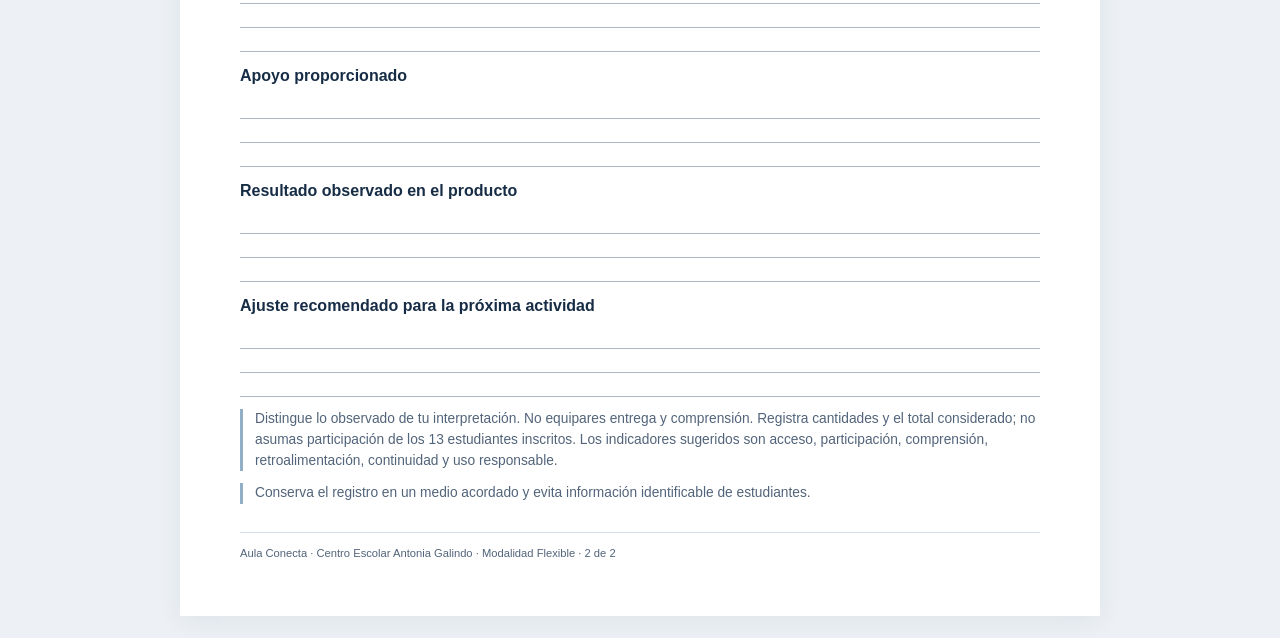
<file: materiales/imprimir/planificacion-y-registro.html>
<!doctype html><html lang="es"><head><meta charset="utf-8"><meta name="viewport" content="width=device-width,initial-scale=1"><meta name="referrer" content="strict-origin-when-cross-origin"><title>Planificación de una actividad · Aula Conecta</title><link rel="icon" href="../../assets/favicon.svg" type="image/svg+xml"><link rel="stylesheet" href="../../assets/print.css"><script src="../../assets/print.js" defer></script>
</head><body><header class="toolbar"><p><a href="../../index.html#descargas">Volver a Aula Conecta</a> · Vista imprimible</p><button type="button" data-print-sheet>Imprimir o guardar PDF</button></header><main>
<article class="sheet"><p class="brand">AULA CONECTA · RECURSOS DOCENTES</p><h1>Planificación de una actividad</h1><p class="meta">Formato docente · Sin nombres ni datos personales</p><table aria-label="Formato de planificación"><tbody><tr><td><p class="write-label">Asignatura</p><div class="answer-lines"><span></span></div></td><td><p class="write-label">Tema y referencia curricular</p><div class="answer-lines"><span></span></div></td></tr><tr><td><p class="write-label">Objetivo de aprendizaje</p><div class="answer-lines"><span></span></div></td><td><p class="write-label">Necesidad del diagnóstico que atiende</p><div class="answer-lines"><span></span></div></td></tr><tr><td><p class="write-label">Actividad propuesta</p><div class="answer-lines"><span></span></div></td><td><p class="write-label">Herramienta principal</p><div class="answer-lines"><span></span></div></td></tr><tr><td><p class="write-label">Tiempo durante la jornada</p><div class="answer-lines"><span></span></div></td><td><p class="write-label">Continuación en casa y plazo</p><div class="answer-lines"><span></span></div></td></tr><tr><td><p class="write-label">Evidencia individual esperada</p><div class="answer-lines"><span></span></div></td><td><p class="write-label">Criterios y forma de retroalimentación</p><div class="answer-lines"><span></span></div></td></tr><tr><td><p class="write-label">Canal autorizado de entrega</p><div class="answer-lines"><span></span></div></td><td><p class="write-label">Alternativa de bajo consumo de datos</p><div class="answer-lines"><span></span></div></td></tr><tr><td><p class="write-label">Alternativa imprimible o sin conexión</p><div class="answer-lines"><span></span></div></td><td><p class="write-label">Uso de IA permitido y revisión requerida</p><div class="answer-lines"><span></span></div></td></tr><tr><td><p class="write-label">Recursos, barreras previstas y ajustes</p><div class="answer-lines"><span></span></div></td><td></td></tr></tbody></table>
<p class="note">Revisa la lista de preparación y acuerda instrucciones, producto, plazo y alternativa equivalente antes de compartir.</p><footer class="page-footer">Aula Conecta · Centro Escolar Antonia Galindo · Modalidad Flexible · 1 de 2</footer></article>
<article class="sheet"><p class="brand">AULA CONECTA · RECURSOS DOCENTES</p><h1>Registro general de incidencias</h1><p class="meta">Formato docente · Describir barreras y apoyos de forma agregada</p><p class="write-label">Fecha y actividad</p><div class="answer-lines"><span></span><span></span><span></span></div>
<p class="write-label">Acceso y vía utilizada: cantidades y denominador real</p><div class="answer-lines"><span></span><span></span><span></span></div>
<p class="write-label">Dificultad encontrada</p><div class="answer-lines"><span></span><span></span><span></span></div>
<p class="write-label">Apoyo proporcionado</p><div class="answer-lines"><span></span><span></span><span></span></div>
<p class="write-label">Resultado observado en el producto</p><div class="answer-lines"><span></span><span></span><span></span></div>
<p class="write-label">Ajuste recomendado para la próxima actividad</p><div class="answer-lines"><span></span><span></span><span></span></div>
<p class="note">Distingue lo observado de tu interpretación. No equipares entrega y comprensión. Registra cantidades y el total considerado; no asumas participación de los 13 estudiantes inscritos. Los indicadores sugeridos son acceso, participación, comprensión, retroalimentación, continuidad y uso responsable.</p>
<p class="note">Conserva el registro en un medio acordado y evita información identificable de estudiantes.</p><footer class="page-footer">Aula Conecta · Centro Escolar Antonia Galindo · Modalidad Flexible · 2 de 2</footer></article>
</main></body></html>
</file>
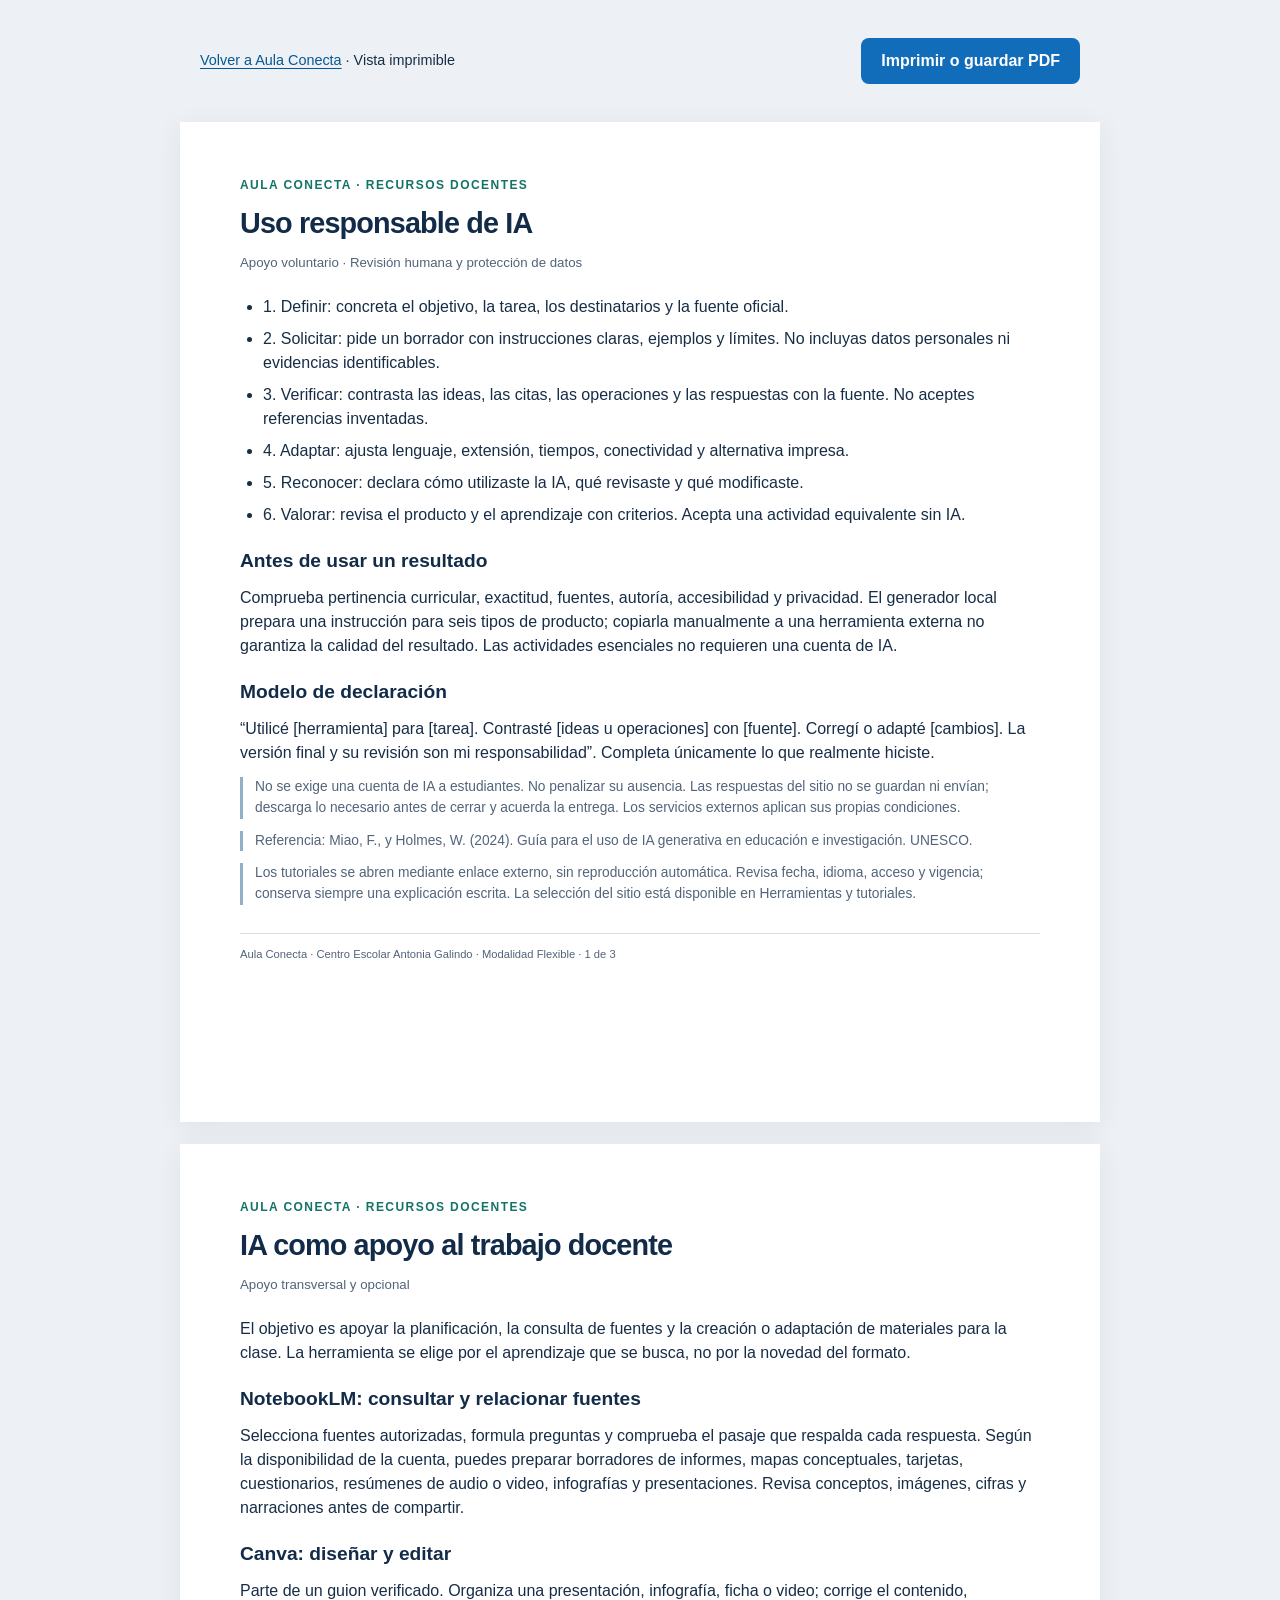
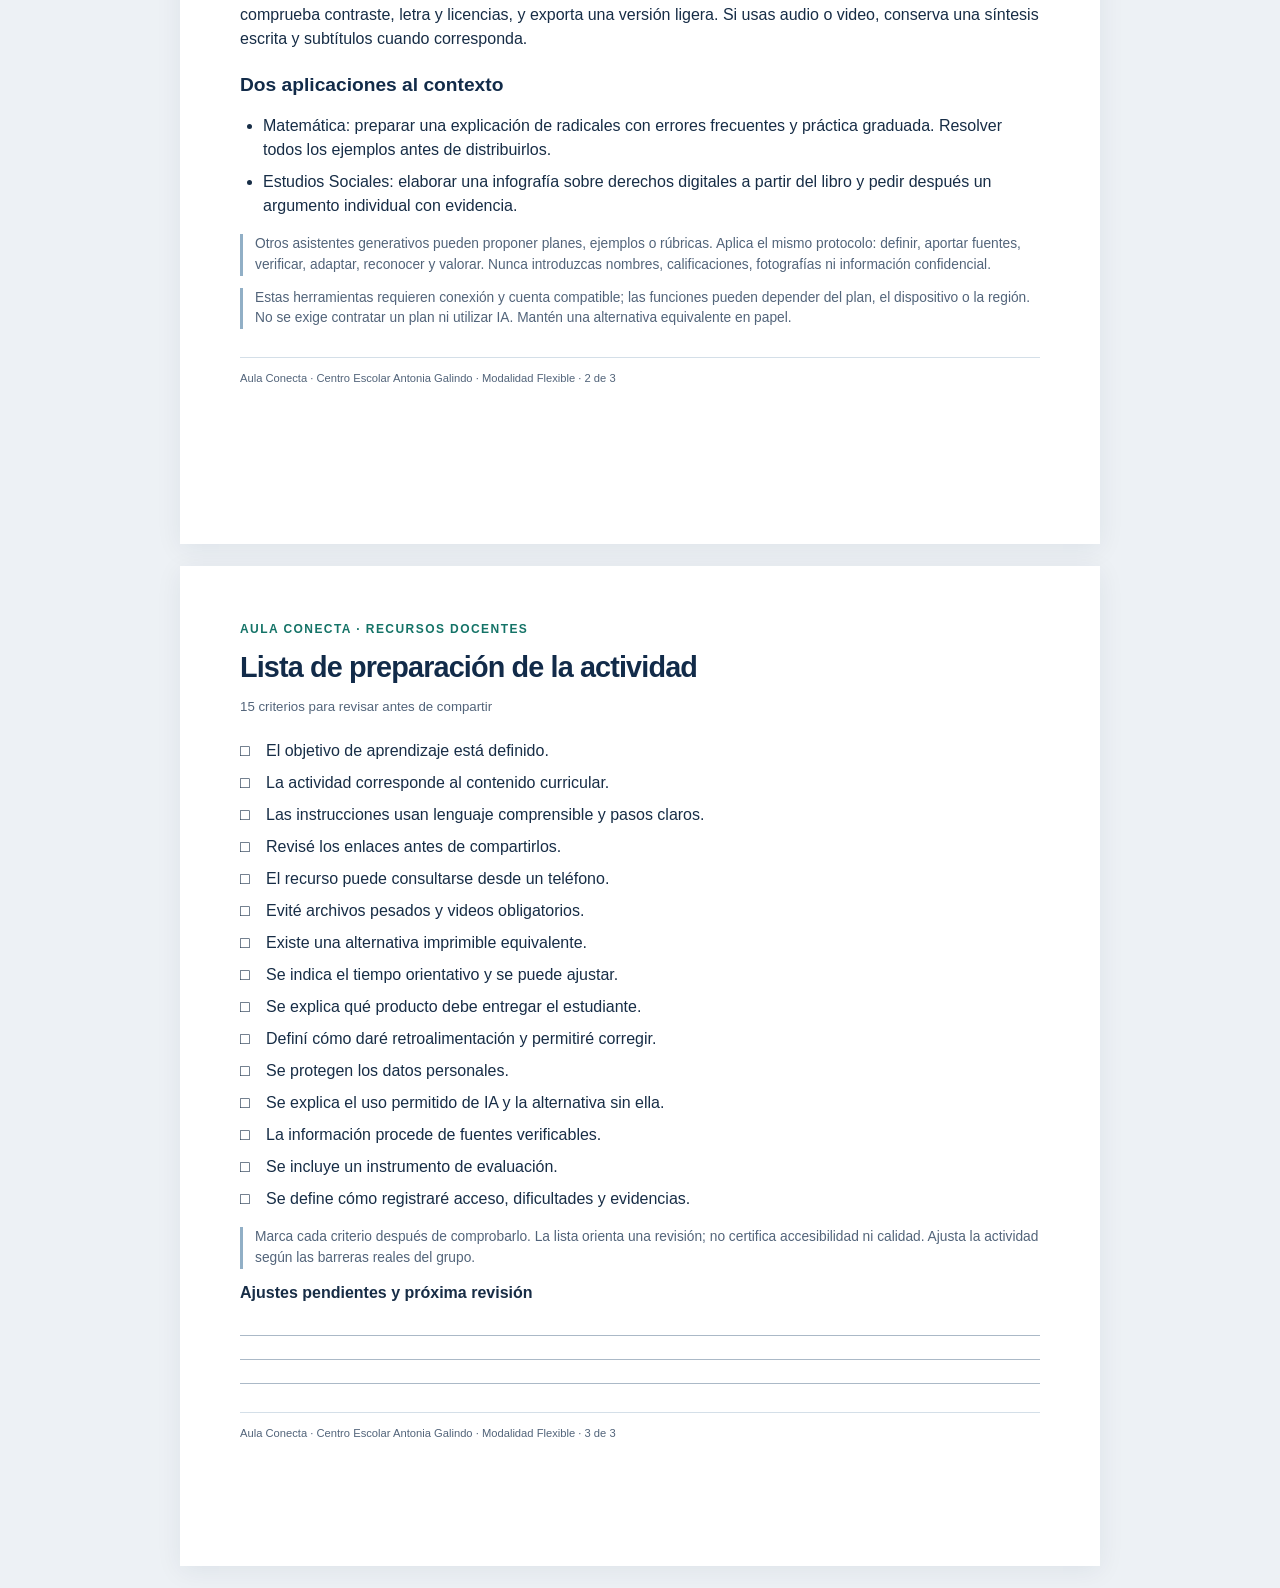
<file: materiales/imprimir/protocolo-ia-y-accesibilidad.html>
<!doctype html><html lang="es"><head><meta charset="utf-8"><meta name="viewport" content="width=device-width,initial-scale=1"><meta name="referrer" content="strict-origin-when-cross-origin"><title>Uso responsable de IA · Aula Conecta</title><link rel="icon" href="../../assets/favicon.svg" type="image/svg+xml"><link rel="stylesheet" href="../../assets/print.css"><script src="../../assets/print.js" defer></script>
</head><body><header class="toolbar"><p><a href="../../index.html#descargas">Volver a Aula Conecta</a> · Vista imprimible</p><button type="button" data-print-sheet>Imprimir o guardar PDF</button></header><main>
<article class="sheet"><p class="brand">AULA CONECTA · RECURSOS DOCENTES</p><h1>Uso responsable de IA</h1><p class="meta">Apoyo voluntario · Revisión humana y protección de datos</p><ul><li>1. Definir: concreta el objetivo, la tarea, los destinatarios y la fuente oficial.</li><li>2. Solicitar: pide un borrador con instrucciones claras, ejemplos y límites. No incluyas datos personales ni evidencias identificables.</li><li>3. Verificar: contrasta las ideas, las citas, las operaciones y las respuestas con la fuente. No aceptes referencias inventadas.</li><li>4. Adaptar: ajusta lenguaje, extensión, tiempos, conectividad y alternativa impresa.</li><li>5. Reconocer: declara cómo utilizaste la IA, qué revisaste y qué modificaste.</li><li>6. Valorar: revisa el producto y el aprendizaje con criterios. Acepta una actividad equivalente sin IA.</li></ul>
<h2>Antes de usar un resultado</h2>
<p>Comprueba pertinencia curricular, exactitud, fuentes, autoría, accesibilidad y privacidad. El generador local prepara una instrucción para seis tipos de producto; copiarla manualmente a una herramienta externa no garantiza la calidad del resultado. Las actividades esenciales no requieren una cuenta de IA.</p>
<h2>Modelo de declaración</h2>
<p>“Utilicé [herramienta] para [tarea]. Contrasté [ideas u operaciones] con [fuente]. Corregí o adapté [cambios]. La versión final y su revisión son mi responsabilidad”. Completa únicamente lo que realmente hiciste.</p>
<p class="note">No se exige una cuenta de IA a estudiantes. No penalizar su ausencia. Las respuestas del sitio no se guardan ni envían; descarga lo necesario antes de cerrar y acuerda la entrega. Los servicios externos aplican sus propias condiciones.</p>
<p class="note">Referencia: Miao, F., y Holmes, W. (2024). Guía para el uso de IA generativa en educación e investigación. UNESCO.</p>
<p class="note">Los tutoriales se abren mediante enlace externo, sin reproducción automática. Revisa fecha, idioma, acceso y vigencia; conserva siempre una explicación escrita. La selección del sitio está disponible en Herramientas y tutoriales.</p><footer class="page-footer">Aula Conecta · Centro Escolar Antonia Galindo · Modalidad Flexible · 1 de 3</footer></article>
<article class="sheet"><p class="brand">AULA CONECTA · RECURSOS DOCENTES</p><h1>IA como apoyo al trabajo docente</h1><p class="meta">Apoyo transversal y opcional</p><p>El objetivo es apoyar la planificación, la consulta de fuentes y la creación o adaptación de materiales para la clase. La herramienta se elige por el aprendizaje que se busca, no por la novedad del formato.</p>
<h2>NotebookLM: consultar y relacionar fuentes</h2>
<p>Selecciona fuentes autorizadas, formula preguntas y comprueba el pasaje que respalda cada respuesta. Según la disponibilidad de la cuenta, puedes preparar borradores de informes, mapas conceptuales, tarjetas, cuestionarios, resúmenes de audio o video, infografías y presentaciones. Revisa conceptos, imágenes, cifras y narraciones antes de compartir.</p>
<h2>Canva: diseñar y editar</h2>
<p>Parte de un guion verificado. Organiza una presentación, infografía, ficha o video; corrige el contenido, comprueba contraste, letra y licencias, y exporta una versión ligera. Si usas audio o video, conserva una síntesis escrita y subtítulos cuando corresponda.</p>
<h2>Dos aplicaciones al contexto</h2>
<ul><li>Matemática: preparar una explicación de radicales con errores frecuentes y práctica graduada. Resolver todos los ejemplos antes de distribuirlos.</li><li>Estudios Sociales: elaborar una infografía sobre derechos digitales a partir del libro y pedir después un argumento individual con evidencia.</li></ul>
<p class="note">Otros asistentes generativos pueden proponer planes, ejemplos o rúbricas. Aplica el mismo protocolo: definir, aportar fuentes, verificar, adaptar, reconocer y valorar. Nunca introduzcas nombres, calificaciones, fotografías ni información confidencial.</p>
<p class="note">Estas herramientas requieren conexión y cuenta compatible; las funciones pueden depender del plan, el dispositivo o la región. No se exige contratar un plan ni utilizar IA. Mantén una alternativa equivalente en papel.</p><footer class="page-footer">Aula Conecta · Centro Escolar Antonia Galindo · Modalidad Flexible · 2 de 3</footer></article>
<article class="sheet"><p class="brand">AULA CONECTA · RECURSOS DOCENTES</p><h1>Lista de preparación de la actividad</h1><p class="meta">15 criterios para revisar antes de compartir</p><ul class="check"><li>El objetivo de aprendizaje está definido.</li><li>La actividad corresponde al contenido curricular.</li><li>Las instrucciones usan lenguaje comprensible y pasos claros.</li><li>Revisé los enlaces antes de compartirlos.</li><li>El recurso puede consultarse desde un teléfono.</li><li>Evité archivos pesados y videos obligatorios.</li><li>Existe una alternativa imprimible equivalente.</li><li>Se indica el tiempo orientativo y se puede ajustar.</li><li>Se explica qué producto debe entregar el estudiante.</li><li>Definí cómo daré retroalimentación y permitiré corregir.</li><li>Se protegen los datos personales.</li><li>Se explica el uso permitido de IA y la alternativa sin ella.</li><li>La información procede de fuentes verificables.</li><li>Se incluye un instrumento de evaluación.</li><li>Se define cómo registraré acceso, dificultades y evidencias.</li></ul>
<p class="note">Marca cada criterio después de comprobarlo. La lista orienta una revisión; no certifica accesibilidad ni calidad. Ajusta la actividad según las barreras reales del grupo.</p>
<p class="write-label">Ajustes pendientes y próxima revisión</p><div class="answer-lines"><span></span><span></span><span></span></div><footer class="page-footer">Aula Conecta · Centro Escolar Antonia Galindo · Modalidad Flexible · 3 de 3</footer></article>
</main></body></html>
</file>
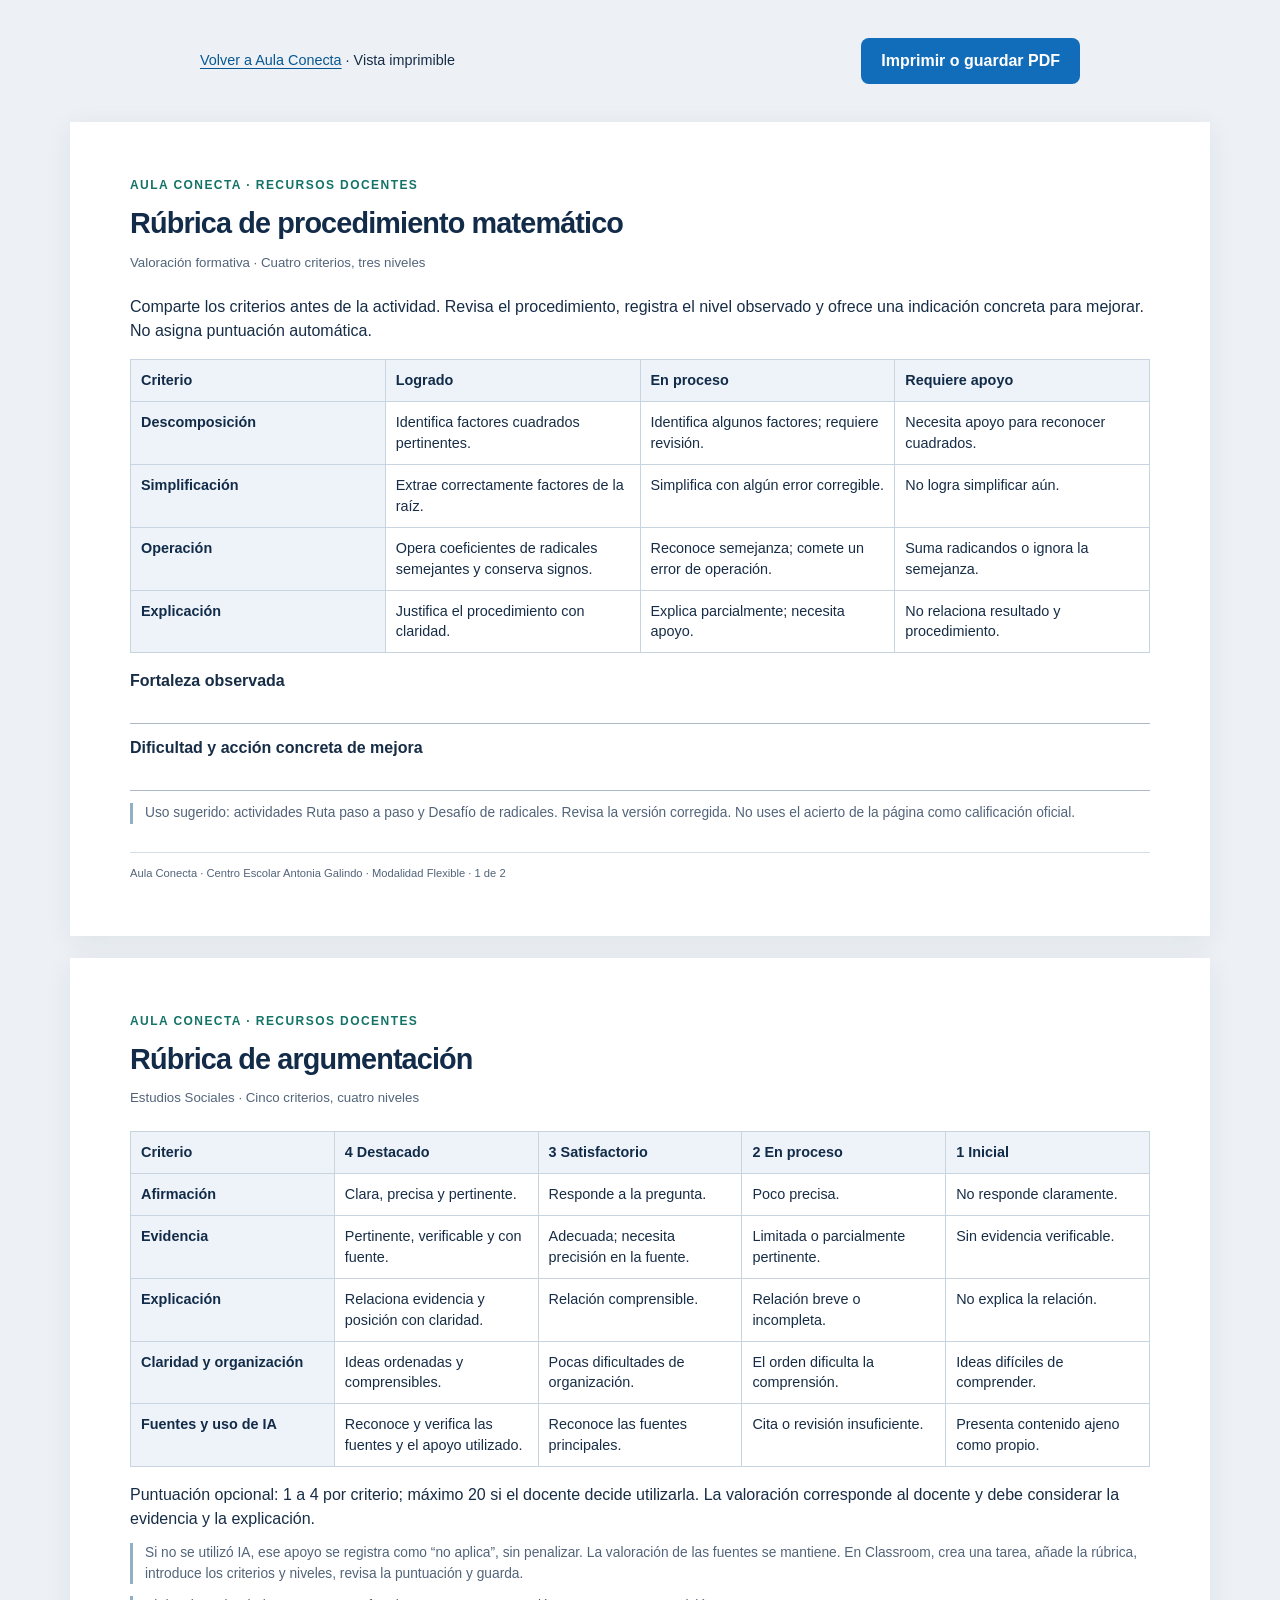
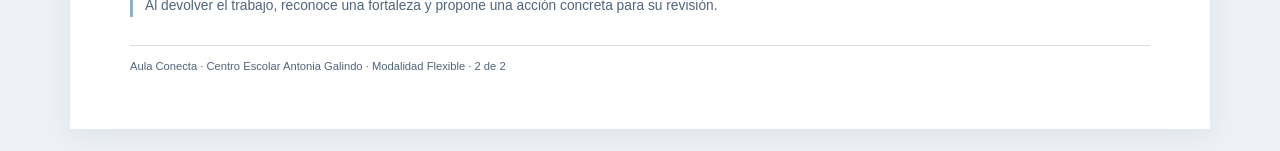
<file: materiales/imprimir/rubricas.html>
<!doctype html><html lang="es"><head><meta charset="utf-8"><meta name="viewport" content="width=device-width,initial-scale=1"><meta name="referrer" content="strict-origin-when-cross-origin"><title>Rúbrica de procedimiento matemático · Aula Conecta</title><link rel="icon" href="../../assets/favicon.svg" type="image/svg+xml"><link rel="stylesheet" href="../../assets/print.css"><script src="../../assets/print.js" defer></script>
<style>@page{size:letter landscape}</style>
</head><body><header class="toolbar"><p><a href="../../index.html#descargas">Volver a Aula Conecta</a> · Vista imprimible</p><button type="button" data-print-sheet>Imprimir o guardar PDF</button></header><main>
<article class="sheet landscape"><p class="brand">AULA CONECTA · RECURSOS DOCENTES</p><h1>Rúbrica de procedimiento matemático</h1><p class="meta">Valoración formativa · Cuatro criterios, tres niveles</p><p>Comparte los criterios antes de la actividad. Revisa el procedimiento, registra el nivel observado y ofrece una indicación concreta para mejorar. No asigna puntuación automática.</p>
<table><thead><tr><th scope="col">Criterio</th><th scope="col">Logrado</th><th scope="col">En proceso</th><th scope="col">Requiere apoyo</th></tr></thead><tbody><tr><th scope="row">Descomposición</th><td>Identifica factores cuadrados pertinentes.</td><td>Identifica algunos factores; requiere revisión.</td><td>Necesita apoyo para reconocer cuadrados.</td></tr><tr><th scope="row">Simplificación</th><td>Extrae correctamente factores de la raíz.</td><td>Simplifica con algún error corregible.</td><td>No logra simplificar aún.</td></tr><tr><th scope="row">Operación</th><td>Opera coeficientes de radicales semejantes y conserva signos.</td><td>Reconoce semejanza; comete un error de operación.</td><td>Suma radicandos o ignora la semejanza.</td></tr><tr><th scope="row">Explicación</th><td>Justifica el procedimiento con claridad.</td><td>Explica parcialmente; necesita apoyo.</td><td>No relaciona resultado y procedimiento.</td></tr></tbody></table>
<p class="write-label">Fortaleza observada</p><div class="answer-lines"><span></span></div>
<p class="write-label">Dificultad y acción concreta de mejora</p><div class="answer-lines"><span></span></div>
<p class="note">Uso sugerido: actividades Ruta paso a paso y Desafío de radicales. Revisa la versión corregida. No uses el acierto de la página como calificación oficial.</p><footer class="page-footer">Aula Conecta · Centro Escolar Antonia Galindo · Modalidad Flexible · 1 de 2</footer></article>
<article class="sheet landscape"><p class="brand">AULA CONECTA · RECURSOS DOCENTES</p><h1>Rúbrica de argumentación</h1><p class="meta">Estudios Sociales · Cinco criterios, cuatro niveles</p><table><thead><tr><th scope="col">Criterio</th><th scope="col">4 Destacado</th><th scope="col">3 Satisfactorio</th><th scope="col">2 En proceso</th><th scope="col">1 Inicial</th></tr></thead><tbody><tr><th scope="row">Afirmación</th><td>Clara, precisa y pertinente.</td><td>Responde a la pregunta.</td><td>Poco precisa.</td><td>No responde claramente.</td></tr><tr><th scope="row">Evidencia</th><td>Pertinente, verificable y con fuente.</td><td>Adecuada; necesita precisión en la fuente.</td><td>Limitada o parcialmente pertinente.</td><td>Sin evidencia verificable.</td></tr><tr><th scope="row">Explicación</th><td>Relaciona evidencia y posición con claridad.</td><td>Relación comprensible.</td><td>Relación breve o incompleta.</td><td>No explica la relación.</td></tr><tr><th scope="row">Claridad y organización</th><td>Ideas ordenadas y comprensibles.</td><td>Pocas dificultades de organización.</td><td>El orden dificulta la comprensión.</td><td>Ideas difíciles de comprender.</td></tr><tr><th scope="row">Fuentes y uso de IA</th><td>Reconoce y verifica las fuentes y el apoyo utilizado.</td><td>Reconoce las fuentes principales.</td><td>Cita o revisión insuficiente.</td><td>Presenta contenido ajeno como propio.</td></tr></tbody></table>
<p>Puntuación opcional: 1 a 4 por criterio; máximo 20 si el docente decide utilizarla. La valoración corresponde al docente y debe considerar la evidencia y la explicación.</p>
<p class="note">Si no se utilizó IA, ese apoyo se registra como “no aplica”, sin penalizar. La valoración de las fuentes se mantiene. En Classroom, crea una tarea, añade la rúbrica, introduce los criterios y niveles, revisa la puntuación y guarda.</p>
<p class="note">Al devolver el trabajo, reconoce una fortaleza y propone una acción concreta para su revisión.</p><footer class="page-footer">Aula Conecta · Centro Escolar Antonia Galindo · Modalidad Flexible · 2 de 2</footer></article>
</main></body></html>
</file>
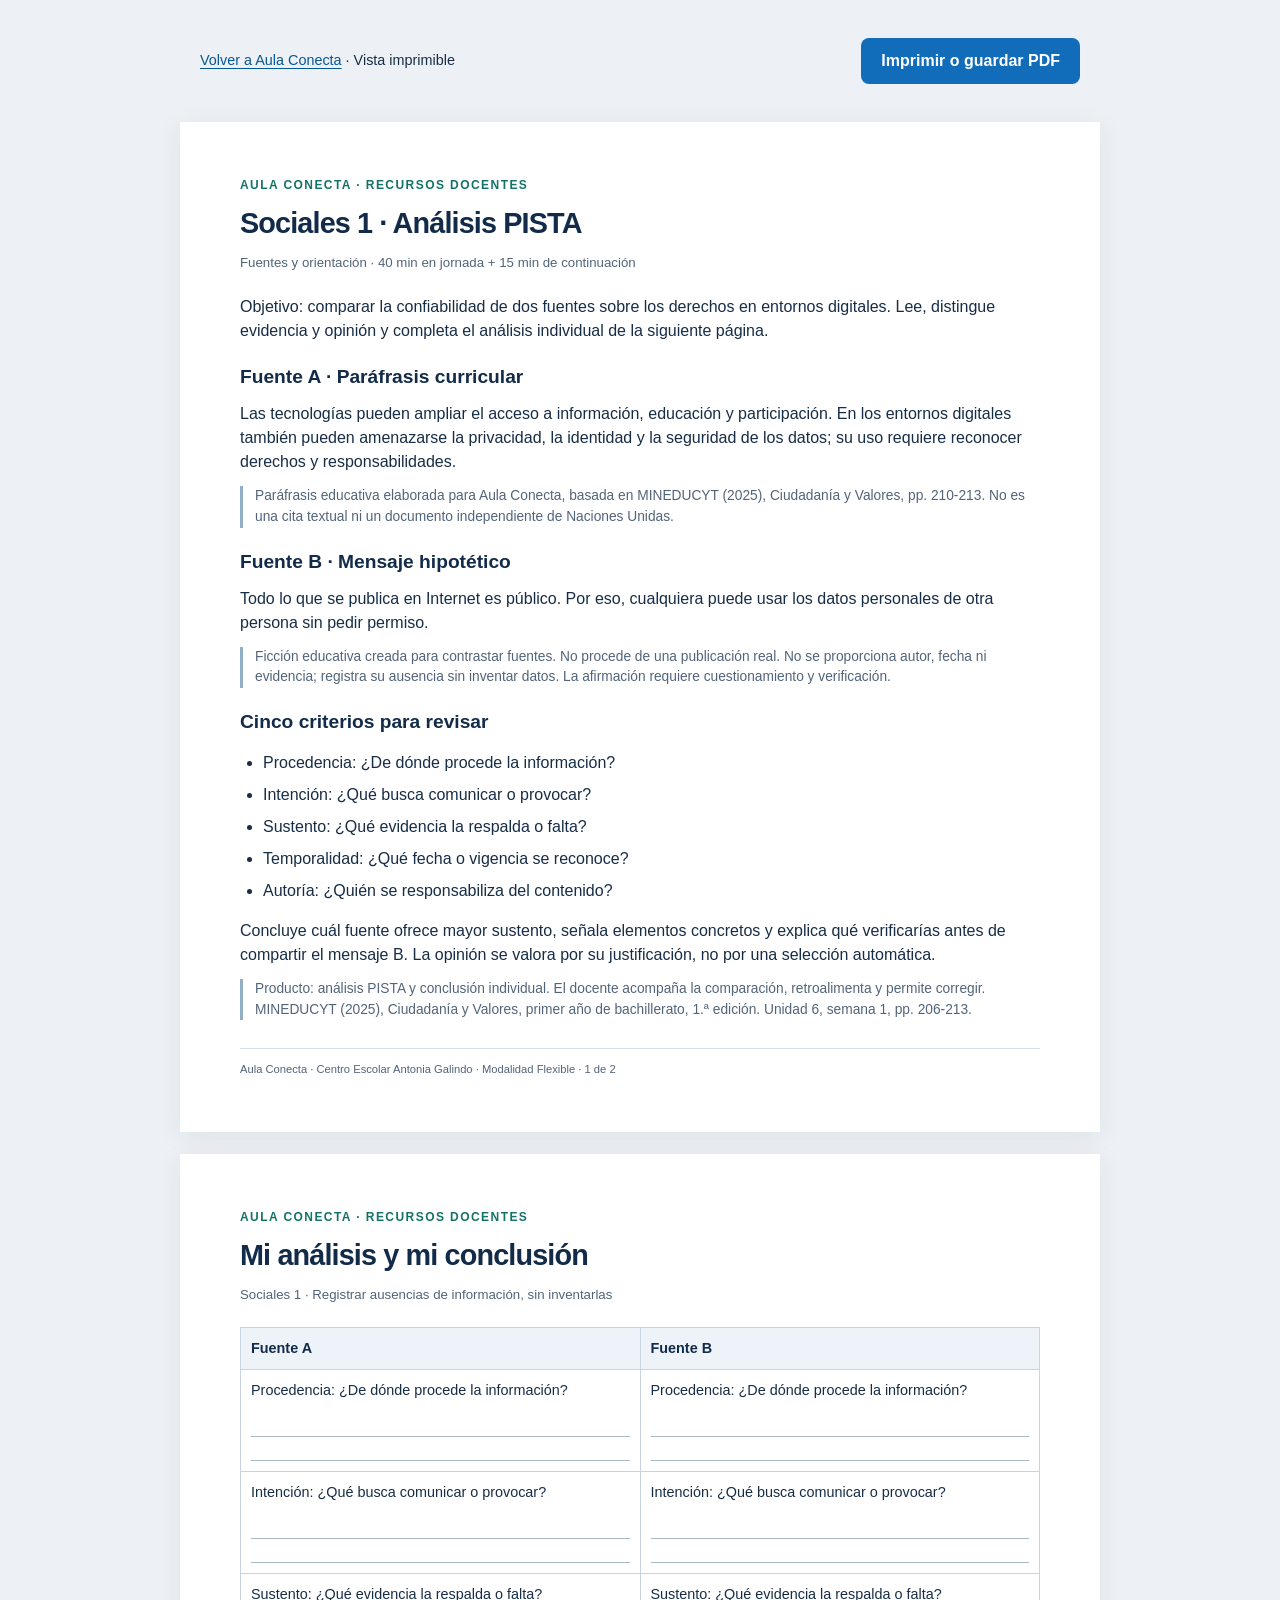
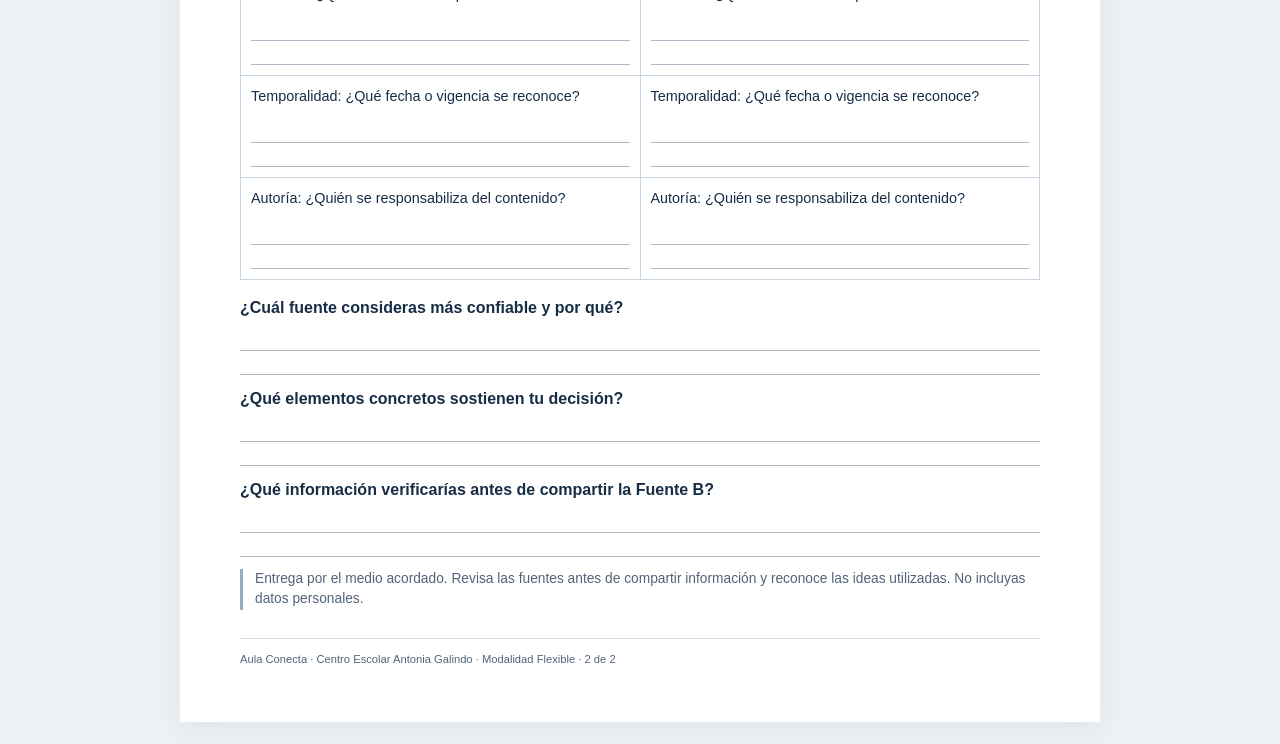
<file: materiales/imprimir/sociales-1-pista.html>
<!doctype html><html lang="es"><head><meta charset="utf-8"><meta name="viewport" content="width=device-width,initial-scale=1"><meta name="referrer" content="strict-origin-when-cross-origin"><title>Sociales 1 · Análisis PISTA · Aula Conecta</title><link rel="icon" href="../../assets/favicon.svg" type="image/svg+xml"><link rel="stylesheet" href="../../assets/print.css"><script src="../../assets/print.js" defer></script>
</head><body><header class="toolbar"><p><a href="../../index.html#descargas">Volver a Aula Conecta</a> · Vista imprimible</p><button type="button" data-print-sheet>Imprimir o guardar PDF</button></header><main>
<article class="sheet"><p class="brand">AULA CONECTA · RECURSOS DOCENTES</p><h1>Sociales 1 · Análisis PISTA</h1><p class="meta">Fuentes y orientación · 40 min en jornada + 15 min de continuación</p><p>Objetivo: comparar la confiabilidad de dos fuentes sobre los derechos en entornos digitales. Lee, distingue evidencia y opinión y completa el análisis individual de la siguiente página.</p>
<h2>Fuente A · Paráfrasis curricular</h2>
<p>Las tecnologías pueden ampliar el acceso a información, educación y participación. En los entornos digitales también pueden amenazarse la privacidad, la identidad y la seguridad de los datos; su uso requiere reconocer derechos y responsabilidades.</p>
<p class="note">Paráfrasis educativa elaborada para Aula Conecta, basada en MINEDUCYT (2025), Ciudadanía y Valores, pp. 210-213. No es una cita textual ni un documento independiente de Naciones Unidas.</p>
<h2>Fuente B · Mensaje hipotético</h2>
<p>Todo lo que se publica en Internet es público. Por eso, cualquiera puede usar los datos personales de otra persona sin pedir permiso.</p>
<p class="note">Ficción educativa creada para contrastar fuentes. No procede de una publicación real. No se proporciona autor, fecha ni evidencia; registra su ausencia sin inventar datos. La afirmación requiere cuestionamiento y verificación.</p>
<h2>Cinco criterios para revisar</h2>
<ul><li>Procedencia: ¿De dónde procede la información?</li><li>Intención: ¿Qué busca comunicar o provocar?</li><li>Sustento: ¿Qué evidencia la respalda o falta?</li><li>Temporalidad: ¿Qué fecha o vigencia se reconoce?</li><li>Autoría: ¿Quién se responsabiliza del contenido?</li></ul>
<p>Concluye cuál fuente ofrece mayor sustento, señala elementos concretos y explica qué verificarías antes de compartir el mensaje B. La opinión se valora por su justificación, no por una selección automática.</p>
<p class="note">Producto: análisis PISTA y conclusión individual. El docente acompaña la comparación, retroalimenta y permite corregir. MINEDUCYT (2025), Ciudadanía y Valores, primer año de bachillerato, 1.ª edición. Unidad 6, semana 1, pp. 206-213.</p><footer class="page-footer">Aula Conecta · Centro Escolar Antonia Galindo · Modalidad Flexible · 1 de 2</footer></article>
<article class="sheet"><p class="brand">AULA CONECTA · RECURSOS DOCENTES</p><h1>Mi análisis y mi conclusión</h1><p class="meta">Sociales 1 · Registrar ausencias de información, sin inventarlas</p><table><thead><tr><th scope="col">Fuente A</th><th scope="col">Fuente B</th></tr></thead><tbody><tr><td><p>Procedencia: ¿De dónde procede la información?</p><div class="answer-lines"><span></span><span></span></div></td><td><p>Procedencia: ¿De dónde procede la información?</p><div class="answer-lines"><span></span><span></span></div></td></tr><tr><td><p>Intención: ¿Qué busca comunicar o provocar?</p><div class="answer-lines"><span></span><span></span></div></td><td><p>Intención: ¿Qué busca comunicar o provocar?</p><div class="answer-lines"><span></span><span></span></div></td></tr><tr><td><p>Sustento: ¿Qué evidencia la respalda o falta?</p><div class="answer-lines"><span></span><span></span></div></td><td><p>Sustento: ¿Qué evidencia la respalda o falta?</p><div class="answer-lines"><span></span><span></span></div></td></tr><tr><td><p>Temporalidad: ¿Qué fecha o vigencia se reconoce?</p><div class="answer-lines"><span></span><span></span></div></td><td><p>Temporalidad: ¿Qué fecha o vigencia se reconoce?</p><div class="answer-lines"><span></span><span></span></div></td></tr><tr><td><p>Autoría: ¿Quién se responsabiliza del contenido?</p><div class="answer-lines"><span></span><span></span></div></td><td><p>Autoría: ¿Quién se responsabiliza del contenido?</p><div class="answer-lines"><span></span><span></span></div></td></tr></tbody></table>
<p class="write-label">¿Cuál fuente consideras más confiable y por qué?</p><div class="answer-lines"><span></span><span></span></div>
<p class="write-label">¿Qué elementos concretos sostienen tu decisión?</p><div class="answer-lines"><span></span><span></span></div>
<p class="write-label">¿Qué información verificarías antes de compartir la Fuente B?</p><div class="answer-lines"><span></span><span></span></div>
<p class="note">Entrega por el medio acordado. Revisa las fuentes antes de compartir información y reconoce las ideas utilizadas. No incluyas datos personales.</p><footer class="page-footer">Aula Conecta · Centro Escolar Antonia Galindo · Modalidad Flexible · 2 de 2</footer></article>
</main></body></html>
</file>
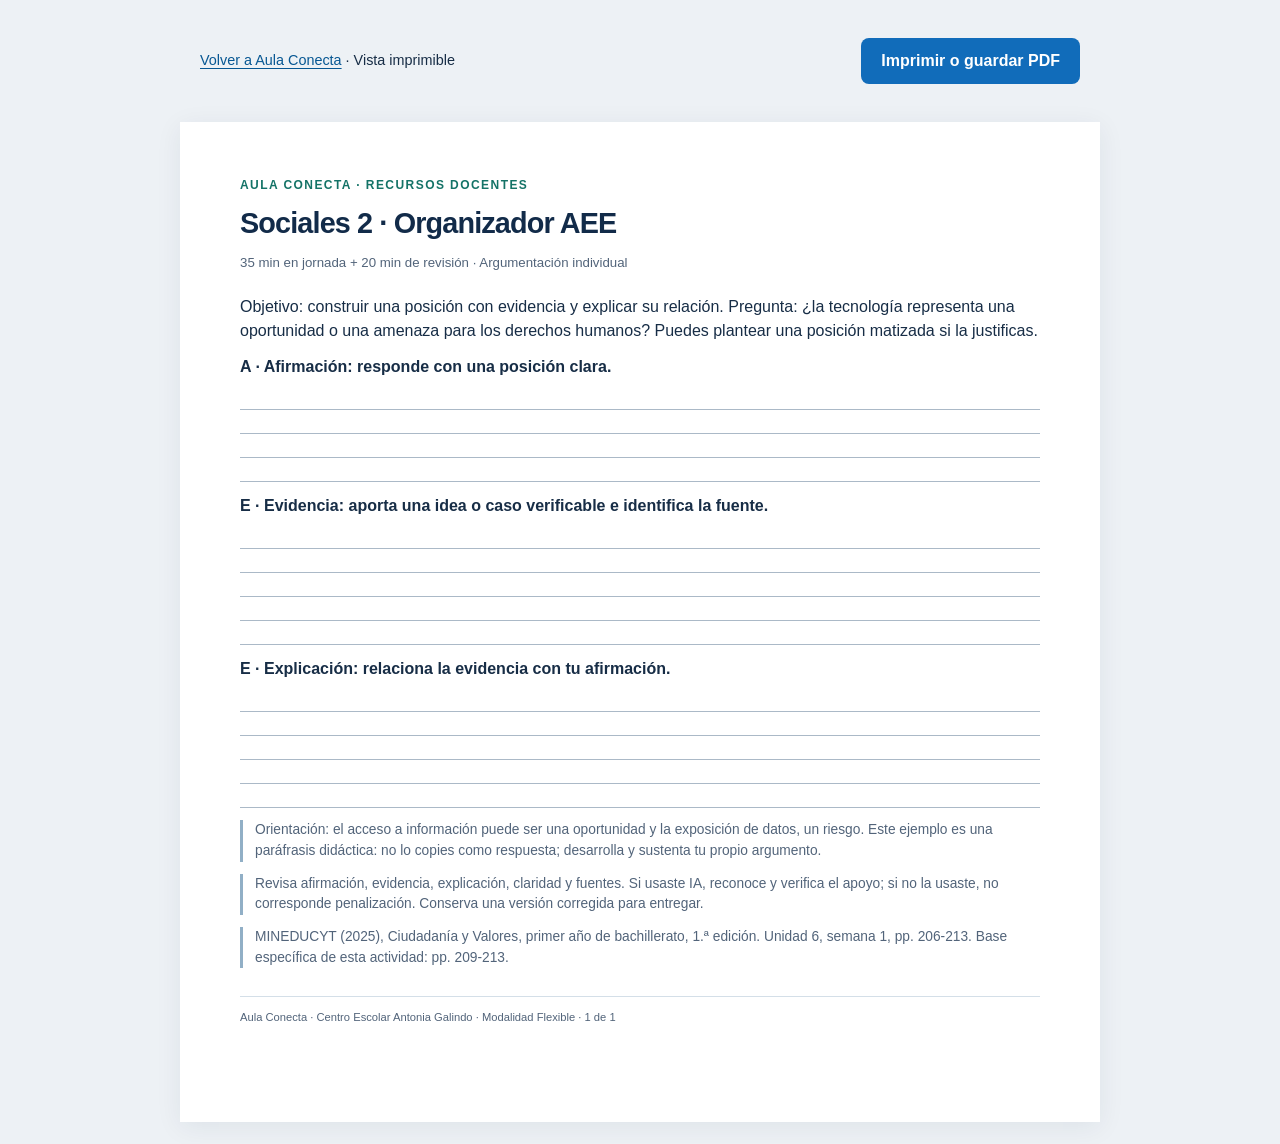
<file: materiales/imprimir/sociales-2-aee.html>
<!doctype html><html lang="es"><head><meta charset="utf-8"><meta name="viewport" content="width=device-width,initial-scale=1"><meta name="referrer" content="strict-origin-when-cross-origin"><title>Sociales 2 · Organizador AEE · Aula Conecta</title><link rel="icon" href="../../assets/favicon.svg" type="image/svg+xml"><link rel="stylesheet" href="../../assets/print.css"><script src="../../assets/print.js" defer></script>
</head><body><header class="toolbar"><p><a href="../../index.html#descargas">Volver a Aula Conecta</a> · Vista imprimible</p><button type="button" data-print-sheet>Imprimir o guardar PDF</button></header><main>
<article class="sheet"><p class="brand">AULA CONECTA · RECURSOS DOCENTES</p><h1>Sociales 2 · Organizador AEE</h1><p class="meta">35 min en jornada + 20 min de revisión · Argumentación individual</p><p>Objetivo: construir una posición con evidencia y explicar su relación. Pregunta: ¿la tecnología representa una oportunidad o una amenaza para los derechos humanos? Puedes plantear una posición matizada si la justificas.</p>
<p class="write-label">A · Afirmación: responde con una posición clara.</p><div class="answer-lines"><span></span><span></span><span></span><span></span></div>
<p class="write-label">E · Evidencia: aporta una idea o caso verificable e identifica la fuente.</p><div class="answer-lines"><span></span><span></span><span></span><span></span><span></span></div>
<p class="write-label">E · Explicación: relaciona la evidencia con tu afirmación.</p><div class="answer-lines"><span></span><span></span><span></span><span></span><span></span></div>
<p class="note">Orientación: el acceso a información puede ser una oportunidad y la exposición de datos, un riesgo. Este ejemplo es una paráfrasis didáctica: no lo copies como respuesta; desarrolla y sustenta tu propio argumento.</p>
<p class="note">Revisa afirmación, evidencia, explicación, claridad y fuentes. Si usaste IA, reconoce y verifica el apoyo; si no la usaste, no corresponde penalización. Conserva una versión corregida para entregar.</p>
<p class="note">MINEDUCYT (2025), Ciudadanía y Valores, primer año de bachillerato, 1.ª edición. Unidad 6, semana 1, pp. 206-213. Base específica de esta actividad: pp. 209-213.</p><footer class="page-footer">Aula Conecta · Centro Escolar Antonia Galindo · Modalidad Flexible · 1 de 1</footer></article>
</main></body></html>
</file>
<file: assets/styles.css>
/* Aula Conecta. Sin fuentes, bibliotecas ni recursos externos. */
:root{color-scheme:light;--navy:#122b49;--blue:#116cba;--blue-dark:#075793;--green:#147367;--lime:#d9ee6c;--ink:#20344c;--muted:#52647a;--line:#dce5ed;--paper:#fff;--bg:#f4f7fa;--radius:18px;--sidebar:258px;--shadow:0 8px 26px #122b4907}
*{box-sizing:border-box}
html{scroll-padding-top:28px}
body{margin:0;background:var(--bg);color:var(--ink);font-family:Arial,Helvetica,sans-serif;font-size:16px;line-height:1.65}
[hidden]{display:none!important}
button,input,select,textarea{font:inherit}
button,a,input,select,textarea,summary{-webkit-tap-highlight-color:transparent}
button,a{touch-action:manipulation}
button{cursor:pointer}
button:disabled{cursor:default;opacity:.48}
a{color:var(--blue-dark);text-underline-offset:3px;overflow-wrap:anywhere}
a:hover{text-decoration-thickness:2px}
:focus-visible{outline:3px solid #bc6000;outline-offset:4px}
h1,h2,h3,p,ul,ol,dl{margin-top:0}
h1,h2,h3{color:var(--navy);line-height:1.25;letter-spacing:-.025em}
h1{font-size:clamp(1.9rem,3.2vw,2.8rem);margin-bottom:18px;max-width:900px}
h2{font-size:1.37rem;margin-bottom:15px}
h3{font-size:1.08rem;margin-bottom:10px}
p{margin-bottom:16px}
li+li{margin-top:8px}
ul,ol{padding-left:24px}
strong{font-weight:700}
img,svg{max-width:100%}
fieldset{min-width:0;border:1px solid var(--line);border-radius:14px;padding:22px;margin:0}
legend{font-weight:700;color:var(--navy);padding:0 8px;font-size:1.06rem}
input,select,textarea{min-width:0;max-width:100%}
input:not([type=checkbox]),select,textarea{width:100%;padding:11px 13px;border:1px solid #aebfcf;border-radius:9px;background:#fff;color:var(--ink);font-size:1rem;line-height:1.5;min-height:46px}
textarea{display:block;resize:vertical;min-height:88px}
input[readonly]{background:#f0f4f8;color:#40566c}
input:focus,select:focus,textarea:focus{border-color:var(--blue)}
input[type=checkbox]{width:20px;height:20px;accent-color:var(--green);flex-shrink:0;margin-top:4px}
input[aria-invalid=true],textarea[aria-invalid=true]{border-color:#b53829}
label{font-weight:700;display:block;margin-bottom:7px;color:var(--ink)}
.required{color:#9a3425}.help,.source-note{font-size:.875rem;color:var(--muted);line-height:1.65}
.help:last-child,.source-note:last-child{margin-bottom:0}
.field{min-width:0}.field label{font-size:.9375rem}.field .help{margin-top:7px;margin-bottom:0}
.form-grid{display:grid;grid-template-columns:repeat(2,minmax(0,1fr));gap:22px;margin:22px 0}
.full{grid-column:1/-1}.field+.field:not(.form-grid .field){margin-top:20px}
.icon-definitions{position:absolute;width:0;height:0;overflow:hidden}
.icon{width:22px;height:22px;display:inline-block;flex-shrink:0;fill:none;stroke:currentColor;stroke-width:1.7;stroke-linecap:round;stroke-linejoin:round;vertical-align:middle}
.large-icon{width:34px;height:34px}
.skip-link{position:fixed;top:8px;left:10px;z-index:100;transform:translateY(-160%);padding:12px 20px;background:#fff;border:2px solid var(--navy);border-radius:8px;font-weight:700}
.skip-link:focus{transform:translateY(0)}
.sidebar{width:var(--sidebar);position:fixed;inset:0 auto 0 0;z-index:40;background:var(--navy);color:#e4edf7;display:flex;flex-direction:column;padding:34px 20px 22px;overflow-y:auto;overscroll-behavior:contain}
.sidebar-top{margin:0 5px 36px;display:flex;align-items:center;justify-content:space-between;gap:10px}
.brand{display:flex;gap:12px;color:#fff;text-decoration:none;font-weight:700;font-size:1.55rem;line-height:1.07;align-items:center;letter-spacing:-.04em}
.brand-light{display:block;font-weight:400;color:#b8d5eb}.brand small{display:block;font-size:.48rem;letter-spacing:.1em;color:#b7cbde;margin-top:12px}
.brand-mark{width:46px;height:49px;flex-shrink:0;display:flex;align-items:center;justify-content:center;background:var(--lime);color:var(--navy);font-size:2.1rem;border-radius:13px 13px 13px 3px;letter-spacing:-.13em;padding-right:4px}
.brand-mark span+span{transform:translateY(4px)}
.nav-label,.small-kicker,.eyebrow{font-size:.72rem;letter-spacing:.12em;font-weight:700}
.nav-label{color:#a7c1d6;padding:0 14px;margin-bottom:12px;font-size:.64rem}
.sidebar nav{display:grid;gap:5px}
.sidebar nav a{display:flex;align-items:center;gap:12px;min-height:48px;border-radius:10px;padding:11px 13px;color:#d0e0ed;font-size:.88rem;text-decoration:none;line-height:1.35}
.sidebar nav a .icon{width:20px;height:20px;color:#91b4cf}
.sidebar nav a:hover{background:#1d3c5e;color:#fff}
.sidebar nav a[aria-current=page]{background:#fff;color:var(--navy);font-weight:700;box-shadow:0 5px 18px #0001}
.sidebar nav a[aria-current=page] .icon{color:var(--blue)}
.sidebar :focus-visible{outline-color:var(--lime)}
.sidebar-bottom{border-top:1px solid #36506c;margin-top:auto;padding:28px 12px 0;margin-bottom:0}
.sidebar-bottom .small-kicker{display:block;color:#9db9cf;font-size:.61rem;margin-bottom:6px}
.sidebar-bottom strong{font-size:.95rem;color:#fff}.sidebar-bottom p{font-size:.79rem;line-height:1.6;color:#adc4d8;margin:7px 0 16px}
.sidebar-badge{border:1px solid #4b627c;border-radius:6px;padding:6px 9px;font-size:.65rem;color:#d9e8f2;display:inline-block}
.workspace{margin-left:var(--sidebar);min-width:0}.topbar{min-height:76px;border-bottom:1px solid var(--line);display:flex;align-items:center;justify-content:space-between;gap:16px;padding:16px 4.2%;background:#ffffffa8}
.topbar p{margin:0;font-size:.78rem;color:var(--muted);display:flex;align-items:center;gap:9px}.status-dot{width:7px;height:7px;border-radius:50%;background:var(--green);flex-shrink:0}
main{padding:40px 4.2% 56px;max-width:1380px;margin:auto;min-width:0;outline:none}
.page{min-width:0}.page+.page{margin-top:60px}.enhanced .page+.page{margin-top:0}
.page-heading{margin-bottom:30px;max-width:900px}.page-heading p:last-child{font-size:1.02rem;color:var(--muted);max-width:800px}
.eyebrow{color:var(--green);margin-bottom:12px}.small-kicker{color:var(--muted);letter-spacing:.08em;margin-bottom:6px}
.button{display:inline-flex;align-items:center;justify-content:center;gap:9px;min-height:46px;padding:11px 18px;border:1px solid transparent;border-radius:9px;text-decoration:none;font-size:.88rem;font-weight:700;line-height:1.4;text-align:center;max-width:100%}
.button .icon{width:19px;height:19px}.button:hover{text-decoration:none}.button-primary{background:var(--blue);color:#fff;border-color:var(--blue)}.button-primary:hover{background:var(--blue-dark);border-color:var(--blue-dark)}
.button-light{background:#fff;border-color:#c8d8e6;color:var(--navy)}.button-light:hover{background:#eaf2f8;border-color:#9ab6cd}
.button-quiet{color:var(--muted);background:transparent;border-color:transparent}.button-quiet:hover{background:#e7eef4;color:var(--navy)}
.button-small{font-size:.77rem;min-height:42px;padding:9px 12px}
.button-row{display:flex;flex-wrap:wrap;align-items:center;gap:10px;margin-top:22px}
.icon-button{display:inline-flex;align-items:center;justify-content:center;min-width:44px;min-height:44px;color:inherit;border:1px solid #647c91;border-radius:8px;background:transparent}
.mobile-header,.menu-close{display:none}
.hero{display:grid;grid-template-columns:minmax(0,1.25fr) minmax(0,1fr);align-items:center;gap:25px;border:1px solid #d6e4ee;background:linear-gradient(125deg,#fff 22%,#eaf3f9);border-radius:24px;padding:40px 36px 34px;margin-bottom:30px;overflow:hidden}
.hero h1{font-size:clamp(2.8rem,4.6vw,4.35rem);letter-spacing:-.065em;margin-bottom:15px;line-height:1.05}
.hero-copy>p:not(.eyebrow){max-width:530px;color:var(--muted);font-size:.94rem}.hero .hero-lead{font-size:1.3rem!important;color:var(--navy)!important;line-height:1.45;font-weight:700;letter-spacing:-.025em}
.hero .eyebrow{font-size:.65rem;letter-spacing:.1em}.hero .button-row{margin:25px 0 22px}.hero .button{font-size:.8rem;padding:11px 14px}
.hero-tags{display:flex;flex-wrap:wrap;gap:9px 16px;color:var(--muted);font-size:.72rem}.hero-tags span::before{content:'✓';color:var(--green);font-weight:700;margin-right:6px}
.hero-art{text-align:center;min-width:0}.hero-art>svg{display:block;width:100%;height:auto}.art-caption{font-size:.8rem;line-height:1.55;color:var(--muted);margin-top:-14px}.art-caption strong{color:var(--navy)}
.feature-grid,.resource-grid{display:grid;grid-template-columns:repeat(3,minmax(0,1fr));gap:20px}
.feature{padding:8px 12px 10px 0;position:relative}.feature-number{display:inline-flex;align-items:center;justify-content:center;background:#e6edf5;border-radius:8px;font-size:.67rem;letter-spacing:.05em;color:var(--blue-dark);font-weight:700;width:31px;height:28px;margin-bottom:13px}
.feature h2{font-size:1rem;letter-spacing:-.015em;margin-bottom:9px}.feature p{font-size:.83rem;color:var(--muted);line-height:1.7;margin-bottom:0}
.section-heading{display:flex;justify-content:space-between;align-items:center;gap:20px;margin:38px 0 19px}.section-heading h2{margin-bottom:0}.section-heading .eyebrow{font-size:.64rem;margin-bottom:7px}
.pill{background:#e6edf5;display:inline-flex;align-items:center;justify-content:center;gap:6px;border-radius:30px;padding:7px 13px;color:var(--navy);font-size:.74rem;font-weight:700;white-space:normal;flex-shrink:0;max-width:100%}.blue-pill{background:#e7f1fa;color:var(--blue-dark)}.green-pill{background:#e3f2ec;color:var(--green)}
.resource-link{border-radius:var(--radius);border:1px solid var(--line);background:var(--paper);text-decoration:none;padding:25px;display:flex;flex-direction:column;box-shadow:var(--shadow);transition:transform .15s,border-color .15s;color:var(--ink);min-width:0}
.resource-link:hover{transform:translateY(-3px);border-color:#9ab9cf}.resource-link>.icon{padding:10px;width:53px;height:53px;border-radius:13px;background:#e8f3fc;color:var(--blue);margin-bottom:22px}
.resource-link .small-kicker{font-size:.6rem;letter-spacing:.13em;margin-bottom:9px}.resource-link h3{font-size:1.23rem}.resource-link p{font-size:.85rem;color:var(--muted);margin-bottom:24px}.resource-link .text-link{margin-top:auto;font-size:.78rem}
.social-resource>.icon{background:#e8f3ee;color:var(--green)}.paper-resource>.icon{background:#f0f3df;color:#657325}
.text-link{display:inline-flex;align-items:center;gap:8px;font-size:.88rem;font-weight:700;text-decoration:none;color:var(--blue-dark)}.text-link:hover{text-decoration:underline}.text-link .icon{width:17px;height:17px}
.two-column,.source-grid{display:grid;grid-template-columns:repeat(2,minmax(0,1fr));gap:24px}
.three-column,.moment-grid{display:grid;grid-template-columns:repeat(3,minmax(0,1fr));gap:24px}.three-column p,.moment-grid p{font-size:.93rem}
.card{background:var(--paper);border:1px solid var(--line);border-radius:var(--radius);padding:28px;min-width:0;box-shadow:var(--shadow)}
.card>p:last-child,.card>ul:last-child,.card>ol:last-child{margin-bottom:0}.soft-card{background:#edf5f8}.soft-card>.icon{color:var(--green);margin-bottom:14px}.home-bottom{margin-top:28px}.home-bottom h2{font-size:1.16rem}.home-bottom p,.home-bottom li{font-size:.87rem}
.clean-list{padding-left:20px;color:var(--muted)}.clean-list li::marker{color:var(--green)}
.spaced{margin-top:28px}.notice{border-left:4px solid var(--blue);background:#eaf2fa;padding:17px 20px;font-size:.9rem;border-radius:0 10px 10px 0;margin:24px 0;color:var(--ink)}
.stat-grid{display:grid;grid-template-columns:repeat(3,minmax(0,1fr));gap:20px}.stat-card{display:flex;flex-direction:column;align-items:flex-start;background:#fff;border:1px solid var(--line);border-radius:var(--radius);padding:24px}.stat-card strong{color:var(--blue);font-size:2.6rem;letter-spacing:-.05em;line-height:1.15}.stat-card span{color:var(--muted);font-size:.88rem;margin-top:9px}
.card-heading{display:flex;gap:14px;align-items:center;margin-bottom:22px}.card-heading h2{margin:0}.card-heading .small-kicker{font-size:.63rem}.subject-icon{display:inline-flex;align-items:center;justify-content:center;width:43px;height:43px;border-radius:11px;background:#eaf2fa;color:var(--blue);flex-shrink:0}.subject-icon.green{background:#e4f3ed;color:var(--green)}
.data-row{margin:15px 0}.data-row>div{display:flex;justify-content:space-between;gap:12px;font-size:.86rem;margin-bottom:4px}.data-row strong{color:var(--blue-dark)}
meter{width:100%;height:10px;display:block;border:0;border-radius:20px;background:#edf2f7;overflow:hidden}meter::-webkit-meter-bar{background:#edf2f7;border:0;border-radius:20px}meter::-webkit-meter-optimum-value{background:#5596c7;border-radius:20px}meter::-moz-meter-bar{background:#5596c7}
.divider{border-top:1px solid var(--line);margin:24px 0}.distribution{display:grid;gap:7px;margin:15px 0 25px}.distribution>div{display:flex;justify-content:space-between;gap:12px;font-size:.88rem;padding:6px 10px;background:#f2f7f5;border-radius:6px}.distribution dd{font-weight:700;color:var(--green);margin:0}
.route-grid{display:grid;grid-template-columns:repeat(2,minmax(0,1fr));gap:20px;list-style:none;padding:0;margin:0}.route-grid li{background:#fff;border:1px solid var(--line);border-radius:var(--radius);padding:24px;display:flex;gap:18px;margin:0}.route-grid li>span{display:flex;align-items:center;justify-content:center;flex-shrink:0;border-radius:12px;width:42px;height:42px;background:#e6f2ee;color:var(--green);font-weight:700;font-size:1.1rem}.route-grid h2{font-size:1.12rem;margin:2px 0 10px}.route-grid p{font-size:.88rem;color:var(--muted);margin-bottom:0}
.card>.section-heading:first-child{margin-top:0}.checklist{display:grid;grid-template-columns:repeat(2,minmax(0,1fr));gap:9px 22px;margin:24px 0}.checklist label{display:flex;align-items:flex-start;gap:12px;padding:10px 8px;font-weight:400;line-height:1.6;font-size:.9rem;margin:0;border-radius:8px;cursor:pointer}.checklist label:has(input:checked){background:#e8f4ed}.checklist input{margin:2px 0 0}
.next-step{display:flex;align-items:center;justify-content:space-between;gap:24px;background:#e7eff6;border-radius:var(--radius);padding:24px 28px;margin-top:28px}.next-step p{margin:0;font-size:.92rem}
.tool-tabs{display:flex;flex-wrap:wrap;gap:8px;padding:9px;background:#e6edf5;border-radius:13px;margin-bottom:24px}.tool-tabs button{flex:1 1 110px;border:0;background:transparent;color:var(--muted);border-radius:8px;padding:12px 14px;min-height:46px;font-size:.88rem;font-weight:700}.tool-tabs button[aria-selected=true]{background:#fff;color:var(--navy);box-shadow:0 3px 9px #122b490c}.tool-tabs button:hover{color:var(--navy)}
.tool-panel h2{font-size:1.55rem}.tool-panel>p{max-width:860px}.tool-panel ol li{padding-left:4px}.responsible-steps{counter-reset:ai;list-style:none;padding:0;display:grid;grid-template-columns:repeat(2,minmax(0,1fr));gap:14px}.responsible-steps li{margin:0;background:#f2f7f5;padding:15px;border-radius:9px;font-size:.9rem}.responsible-steps strong{display:block;color:var(--green);margin-bottom:5px}
.form-status{min-height:1.6em;font-size:.9rem;color:var(--green);margin:14px 0 0;overflow-wrap:anywhere}.form-status.error{color:#a13224}
.activity-card{margin-top:28px}.activity-card:first-of-type{margin-top:0}.activity-meta{display:flex;flex-wrap:wrap;gap:10px;margin-bottom:22px}.activity-meta span{font-size:.77rem;border:1px solid var(--line);border-radius:7px;padding:6px 10px;color:var(--muted)}
.equation{display:block;font-size:1.45rem;color:var(--navy);margin:18px 0;font-family:Cambria,'Times New Roman',serif;line-height:1.8;overflow-wrap:anywhere}.equation math{font-size:1.4rem;max-width:100%}.worked-expression{font-size:1.5rem;font-family:Cambria,'Times New Roman',serif;background:#edf4fb;border-radius:12px;padding:18px 22px;display:inline-block;color:var(--navy);max-width:100%}.equation-pair{display:flex;gap:16px;align-items:center;flex-wrap:wrap}
.math-steps{background:#f5f8fc;border:1px solid var(--line);border-radius:14px;padding:26px;margin:24px 0}.step-progress{display:flex;align-items:center;gap:18px;margin-bottom:24px}.step-progress span{font-size:.8rem;white-space:nowrap;color:var(--muted);font-weight:700}.step-progress progress{appearance:none;width:100%;height:7px;border:0;border-radius:10px;background:#dce7f0}.step-progress progress::-webkit-progress-bar{background:#dce7f0;border-radius:10px}.step-progress progress::-webkit-progress-value{background:var(--blue);border-radius:10px}.step-progress progress::-moz-progress-bar{background:var(--blue);border-radius:10px}.math-step{min-height:155px}.math-step h3{font-size:1.18rem}.step-tag{display:inline-flex;align-items:center;background:#e1edf8;color:var(--blue-dark);border-radius:6px;padding:4px 9px;font-size:.73rem;font-weight:700;margin-bottom:14px}.step-buttons{display:flex;flex-wrap:wrap;gap:10px;margin-top:22px}
.teacher-notes{background:#f4f7fa;padding:18px 20px;border-radius:10px;font-size:.9rem;margin-top:22px}.teacher-notes p:last-child{margin-bottom:0}
.exercise-grid{display:grid;grid-template-columns:repeat(2,minmax(0,1fr));gap:20px;margin-top:24px}.exercise{background:#f8fafc;border:1px solid var(--line);border-radius:14px;padding:22px;min-width:0}.exercise .form-grid{gap:12px}.exercise-heading{display:flex;justify-content:space-between;align-items:center;gap:10px}.exercise-heading h3{margin:0}.exercise .equation{font-size:1.5rem}.exercise .button{padding:10px 12px;font-size:.81rem}.exercise-feedback{font-size:.88rem;min-height:3.2em;margin:15px 0;overflow-wrap:anywhere}.exercise-feedback.success{color:#08624e}.exercise-feedback.error{color:#9c3426}.exercise.correct{border-color:#49a38c;background:#f1faf6}
details{border:1px solid var(--line);border-radius:11px;margin:20px 0;min-width:0;background:#fff}summary{padding:15px 18px;font-size:.92rem;font-weight:700;color:var(--navy);cursor:pointer;min-height:48px}details[open]>summary{border-bottom:1px solid var(--line);margin-bottom:18px}details>:not(summary){margin-left:18px;margin-right:18px}details>:last-child{margin-bottom:18px}.exercise details{font-size:.88rem;margin-bottom:0}.exercise details summary{font-size:.83rem;padding:12px}.exercise details>:not(summary){margin-left:12px;margin-right:12px}
.guiding-question{background:#e9f3ee;padding:22px;border-radius:12px;color:var(--green);font-size:1.2rem;font-weight:700;line-height:1.5}.source-grid{margin:24px 0}.source-card{border:1px solid #c3d9d1;border-radius:12px;padding:23px;background:#f2f8f5;min-width:0}.source-card h3{color:var(--green)}.source-card.hypothetical{background:#faf7ef;border-color:#e1d4b7}.source-card.hypothetical h3{color:#795516}.source-card p{font-size:.93rem}.source-card p:last-child{margin-bottom:0}
.pista-key{display:grid;grid-template-columns:repeat(5,minmax(0,1fr));gap:8px;margin:25px 0}.pista-key>div{border-radius:9px;background:#eaf3ee;padding:13px 10px;font-size:.75rem;color:var(--green);overflow-wrap:anywhere}.pista-key strong{display:block;font-size:1.2rem}.pista-key span{display:block}.letter-label{display:inline-flex;align-items:center;justify-content:center;background:var(--green);color:#fff;border-radius:6px;padding:3px 9px;margin-right:6px}.source-grid fieldset .field{margin-top:18px}.source-grid fieldset textarea{min-height:85px}
.table-scroll{width:100%;max-width:100%;overflow-x:auto;border-radius:8px;border:1px solid var(--line);margin-top:18px;margin-bottom:20px;scrollbar-color:#9cb2c4 #eef3f7}table{width:100%;border-collapse:collapse;min-width:600px;text-align:left;font-size:.85rem;line-height:1.6;background:#fff}caption{text-align:left;padding:14px;font-size:.83rem;color:var(--muted);background:#f7f9fb}th,td{padding:14px 13px;border-bottom:1px solid var(--line);vertical-align:top;min-width:110px}th{color:var(--navy);font-weight:700}thead{background:#e9f0f6}tbody th{background:#f5f8fa}tbody tr:last-child>*{border-bottom:0}.feedback-formula{display:flex;flex-wrap:wrap;gap:8px;margin:20px 0}.feedback-formula span{padding:9px 12px;background:#e9f3ee;color:var(--green);border-radius:7px;font-size:.85rem;font-weight:700}
.moment-grid{margin:24px 0}.moment-grid>div{background:#f2f6fa;padding:20px;border-radius:12px}
.offline-banner{display:flex;align-items:center;gap:22px;background:#e9f3ed;border:1px solid #c9dfd2;border-radius:var(--radius);padding:26px;margin-bottom:28px}.offline-banner>.icon{color:var(--green)}.offline-banner>div{flex:1;min-width:0}.offline-banner h2{font-size:1.18rem;margin-bottom:8px}.offline-banner p{font-size:.87rem;margin:0}.offline-banner>.button{flex-shrink:0;font-size:.8rem;max-width:240px}
.download-grid{display:grid;grid-template-columns:repeat(2,minmax(0,1fr));gap:22px}.download-card{display:flex;flex-direction:column;align-items:flex-start}.file-kind{font-size:.68rem;font-weight:700;letter-spacing:.03em;color:var(--muted);margin-bottom:16px;background:#edf3f8;border-radius:6px;padding:6px 9px}.download-card h2{font-size:1.22rem}.download-card p{font-size:.89rem;color:var(--muted);flex:1}.download-card .button{margin:7px 0 16px}.download-card .text-link{font-size:.81rem}
.references{padding-left:20px}.references li{padding-left:5px;overflow-wrap:anywhere;margin-bottom:18px}.references a{font-size:.93rem}
.site-footer{border-top:1px solid var(--line);padding:26px 4.2%;display:flex;justify-content:space-between;gap:20px;background:#fff;color:var(--muted);font-size:.73rem}.site-footer strong{display:block;font-size:1.1rem;color:var(--navy);margin-bottom:4px;letter-spacing:-.03em}.site-footer span{display:block}.site-footer p{margin:0;text-align:right;line-height:1.9}.site-footer a{color:var(--muted)}
.toast{position:fixed;z-index:80;bottom:20px;right:24px;max-width:min(500px,calc(100vw - 40px));padding:14px 20px;border-radius:10px;background:var(--navy);color:#fff;font-size:.88rem;box-shadow:0 8px 30px #0002;margin:0;pointer-events:none}.toast:empty{display:none}
.print-answer{display:none}
body:not(.enhanced) form,body:not(.enhanced) .tool-tabs,body:not(.enhanced) .step-buttons,body:not(.enhanced) [data-print-current],body:not(.enhanced) [data-print]{display:none}
@media(min-width:1500px){:root{--sidebar:280px}.sidebar{padding-left:26px;padding-right:26px}.hero{padding:48px}.hero h1{font-size:4.4rem}}
@media(max-width:1150px){:root{--sidebar:232px}.sidebar{padding:30px 14px 20px}.sidebar nav a{font-size:.8rem;gap:10px}.sidebar-top{margin-left:8px}.brand{font-size:1.4rem}.brand-mark{width:41px;height:45px}.brand small{font-size:.43rem}.hero{padding:28px 25px;gap:10px}.hero h1{font-size:3rem}.hero .hero-lead{font-size:1.13rem!important}.hero-copy>p:not(.eyebrow){font-size:.87rem}.hero .button-row{gap:8px}.hero .button{font-size:.74rem;padding:10px 12px}.resource-link{padding:22px 20px}.resource-link h3{font-size:1.12rem}.feature-grid,.resource-grid{gap:16px}.card{padding:24px}.offline-banner{flex-wrap:wrap}.offline-banner>.button{margin-left:56px}.pista-key{grid-template-columns:repeat(3,minmax(0,1fr))}}
@media(max-width:900px){:root{--sidebar:272px}.mobile-header{display:flex;align-items:center;justify-content:space-between;gap:15px;background:var(--navy);color:#fff;min-height:70px;padding:10px 22px;position:sticky;top:0;z-index:30}.mobile-brand{display:flex;align-items:center;gap:10px;text-decoration:none;color:#fff;font-size:1.1rem;font-weight:700;letter-spacing:-.03em}.logo-mini{display:inline-flex;align-items:center;justify-content:center;letter-spacing:-.1em;font-size:1.5rem;background:var(--lime);color:var(--navy);border-radius:9px 9px 9px 2px;width:34px;height:36px;padding-right:3px}.menu-close{display:inline-flex;flex-shrink:0}.sidebar{transform:translateX(-100%);visibility:hidden;padding-top:25px;width:min(var(--sidebar),calc(100vw - 36px));z-index:50;transition:transform .18s,visibility .18s}.menu-open .sidebar{transform:translateX(0);visibility:visible}.menu-open{overflow:hidden}.sidebar-top{margin-bottom:30px;gap:6px}.brand{font-size:1.35rem}.brand small{font-size:.4rem}.brand-mark{width:37px;height:43px}.sidebar nav a{font-size:.88rem}.sidebar-bottom{margin-top:30px}.nav-backdrop{position:fixed;inset:0;background:#0a203bbf;z-index:45}.workspace{margin-left:0}.topbar{min-height:59px;padding:10px 24px}.topbar p{font-size:.72rem}main{padding:30px 24px 40px}.hero{padding:32px;gap:24px}.hero h1{font-size:3.3rem}.hero .hero-lead{font-size:1.3rem!important}.hero-copy>p:not(.eyebrow){font-size:.94rem}.hero .button{font-size:.8rem}.hero .eyebrow{font-size:.64rem}.site-footer{padding:24px}html{scroll-padding-top:88px}}
@media(max-width:650px){body{line-height:1.65}.mobile-header{padding:10px 16px}.topbar{padding:10px 16px}.topbar p{max-width:180px;font-size:.65rem;gap:7px}.topbar .button-small{font-size:.68rem;padding:9px 7px}.topbar .icon{width:17px;height:17px}main{padding:22px 16px 34px}.hero{grid-template-columns:minmax(0,1fr);padding:29px 24px;gap:6px}.hero h1{font-size:3.25rem}.hero-art{max-width:300px;justify-self:center;display:none}.hero-tags{font-size:.7rem;gap:8px 12px}.hero .button-row{margin-top:22px}.hero .button{font-size:.79rem}.hero .eyebrow{font-size:.59rem}.hero .hero-lead{font-size:1.22rem!important}.hero-copy>p:not(.eyebrow){font-size:.92rem}.feature-grid{grid-template-columns:minmax(0,1fr);gap:0}.feature{padding:15px 0 15px 45px;min-height:80px;border-bottom:1px solid var(--line)}.feature:last-child{border-bottom:0}.feature-number{position:absolute;left:0;top:17px}.feature h2{font-size:.95rem}.feature p{font-size:.82rem}.section-heading{align-items:flex-start;margin-top:30px;flex-wrap:wrap;gap:12px}.section-heading h2{font-size:1.25rem}.section-heading .eyebrow{font-size:.59rem}.resource-grid,.two-column,.source-grid,.three-column,.moment-grid,.route-grid,.download-grid,.exercise-grid{grid-template-columns:minmax(0,1fr);gap:18px}.resource-link{padding:23px;display:grid;grid-template-columns:48px minmax(0,1fr);column-gap:16px}.resource-link>.icon{grid-column:1;grid-row:1/4;margin:0;width:48px;height:48px}.resource-link .small-kicker,.resource-link h3,.resource-link p,.resource-link .text-link{grid-column:2}.resource-link p{margin-bottom:15px;font-size:.85rem}.resource-link h3{font-size:1.2rem}.resource-link .small-kicker{font-size:.57rem}.card{padding:23px 20px}.home-bottom p,.home-bottom li{font-size:.9rem}.page-heading{margin-bottom:25px}.page-heading h1{font-size:1.9rem}.page-heading p:last-child{font-size:.94rem}.eyebrow{font-size:.65rem}.stat-grid{gap:9px}.stat-card{padding:17px 12px;border-radius:12px}.stat-card strong{font-size:2rem}.stat-card span{font-size:.69rem;line-height:1.5}.notice{padding:15px 16px;font-size:.85rem}.route-grid li{padding:22px 20px;gap:15px}.route-grid li>span{width:37px;height:37px}.checklist{grid-template-columns:minmax(0,1fr);gap:4px}.checklist label{font-size:.91rem;padding:9px 0}.next-step{flex-direction:column;align-items:flex-start;padding:23px 20px;gap:17px}.form-grid{grid-template-columns:minmax(0,1fr);gap:18px}.form-grid .full{grid-column:auto}.responsible-steps{grid-template-columns:minmax(0,1fr)}.tool-tabs{padding:7px;gap:5px}.tool-tabs button{font-size:.8rem;flex-basis:85px;padding:11px 10px}.tool-panel h2{font-size:1.35rem}.activity-meta{gap:7px}.activity-meta span{font-size:.71rem;padding:5px 8px}.math-steps{padding:22px 17px}.step-progress{gap:12px}.math-step{min-height:180px}.math-step h3{font-size:1.1rem}.equation math{font-size:1.22rem}.equation{font-size:1.28rem}.exercise{padding:22px 18px}.exercise .form-grid{grid-template-columns:repeat(2,minmax(0,1fr));gap:12px}.exercise .form-grid .full{grid-column:1/-1}.exercise .field label{font-size:.83rem}.exercise .button-row{gap:8px}.pista-key{grid-template-columns:repeat(2,minmax(0,1fr))}.pista-key>div{font-size:.78rem}.guiding-question{font-size:1.08rem;padding:20px}.source-card{padding:20px}.source-grid fieldset{padding:20px 17px}.offline-banner{padding:23px 20px;gap:15px;align-items:flex-start}.offline-banner>div{flex-basis:calc(100% - 54px)}.offline-banner>.button{margin:5px 0 0;max-width:100%}.offline-banner>.icon{width:29px;height:29px}.file-kind{font-size:.65rem}.site-footer{flex-direction:column;gap:18px;padding:24px 20px}.site-footer p{text-align:left}.toast{bottom:16px;right:16px;max-width:calc(100vw - 32px)}h2{font-size:1.25rem}}
@media(prefers-reduced-motion:reduce){*{scroll-behavior:auto!important;transition:none!important;animation:none!important}}
@media(max-width:900px){body:not(.enhanced) .sidebar{position:static;width:100%;transform:none;visibility:visible}body:not(.enhanced) .mobile-header{display:none}body:not(.enhanced) .sidebar-bottom{display:none}body:not(.enhanced) .sidebar nav{grid-template-columns:repeat(2,minmax(0,1fr))}}
@page{size:letter;margin:1in}
@media print{body{background:#fff;color:#111;font:12pt/1.5 Arial,Helvetica,sans-serif}.sidebar,.mobile-header,.topbar,.nav-backdrop,.site-footer,.toast,.skip-link,noscript,.hero-art,.tool-tabs,.button,.button-row,.step-buttons,.step-progress,.hero-tags,.icon-definitions,[data-print-hidden]{display:none!important}.workspace{margin:0}main{padding:0;max-width:none}.page{margin:0!important}.hero,.card,.stat-card,.source-card,.exercise,.math-steps,.resource-link,.next-step,.offline-banner,.route-grid li{background:#fff!important;box-shadow:none;border-color:#aaa;border-radius:0;padding:12pt;margin:12pt 0}.hero{display:block}.hero h1{font-size:24pt}.hero-copy>p{font-size:12pt!important}.feature-grid,.resource-grid,.two-column,.source-grid,.three-column,.moment-grid,.route-grid,.download-grid,.exercise-grid,.form-grid,.stat-grid,.checklist{display:block}.feature,.card,.field,.source-card,.exercise{margin-bottom:16pt}.source-grid fieldset{margin:15pt 0}.page-heading h1{font-size:22pt}h2{font-size:16pt}h3{font-size:13pt}h1,h2,h3,summary,legend{color:#111;break-after:avoid}.eyebrow,.small-kicker,.help,.source-note,.notice,.file-kind,.activity-meta span{color:#222;background:#fff;font-size:10pt}.notice{border-color:#777}.table-scroll{overflow:visible;border:0}table{min-width:0;width:100%;font-size:10pt;table-layout:fixed}th,td{padding:6pt;min-width:0;overflow-wrap:anywhere}thead{display:table-header-group}tr{break-inside:avoid}details{border:0}details>summary{padding:0;font-size:13pt}details[open]>summary{border:0}details>:not(summary){margin:0}.print-answer{display:block;white-space:pre-wrap;overflow-wrap:anywhere;border:1px solid #bbb;padding:8pt;min-height:28pt;margin:6pt 0 12pt;color:#111;font:12pt/1.5 Arial,Helvetica,sans-serif}.printing input:not([type=checkbox]),.printing textarea,.printing select{display:none!important}.checklist label{font-size:12pt;margin:8pt 0;display:flex}.equation math{font-size:16pt}.math-step{min-height:0;break-inside:avoid}.math-step[hidden]{display:block!important}.pista-key{display:flex;flex-wrap:wrap;gap:8pt}.pista-key>div{color:#111;background:#fff;border:1px solid #999;flex:1 1 80pt;font-size:10pt}.pista-key strong{font-size:14pt}a{color:#111;text-decoration:underline}a.resource-link{text-decoration:none}.tool-panel[hidden]{display:none!important}.step-tag{background:#fff;color:#111;border:1px solid #aaa}.stat-card strong{font-size:22pt;color:#111}.math-step{margin-bottom:15pt}.form-status:empty{display:none}.button-light{color:#111}}
.ai-purpose-grid{display:grid;grid-template-columns:repeat(3,minmax(0,1fr));gap:18px;margin:24px 0}.ai-purpose-grid>div,.tool-example{border:1px solid var(--line);border-radius:12px;padding:20px;background:#f5f9fc}.ai-purpose-grid h3{margin-top:0}.ai-purpose-grid p{margin-bottom:0;font-size:.91rem}.tutorial-grid{display:grid;grid-template-columns:repeat(2,minmax(0,1fr));gap:24px}.tutorial-card{display:flex;flex-direction:column;min-width:0;scroll-margin-top:30px}.tutorial-kind{font-size:.69rem;letter-spacing:.07em;font-weight:700;color:#147367;margin-bottom:12px}.tutorial-card h3{font-size:1.2rem;line-height:1.4;margin:0 0 12px}.tutorial-source{font-size:.8rem;color:#52647a}.tutorial-task{background:#f3f7fa;padding:14px;border-radius:9px;font-size:.86rem}.tutorial-actions{display:flex;align-items:flex-start;flex-direction:column;gap:12px;margin-top:auto;padding-top:10px}.tutorial-actions>a:not(.button){font-size:.86rem;text-underline-offset:3px}.tutorial-offline{background:#eef6f2}.tutorial-offline .tutorial-task{background:#fff}#tutoriales,#generador-ia,[data-tool-panel]{scroll-margin-top:28px}.tutorial-card .help{font-size:.78rem}
@media(max-width:650px){.ai-purpose-grid,.tutorial-grid{grid-template-columns:minmax(0,1fr);gap:18px}.ai-purpose-grid>div,.tool-example{padding:16px}.tutorial-card h3{font-size:1.12rem}.tutorial-actions .button{width:100%}}
@media print{.ai-purpose-grid,.tutorial-grid{display:block}.tutorial-card{break-inside:avoid;border:1px solid #bbb;margin-bottom:12pt}.tutorial-actions>a{overflow-wrap:anywhere}.tutorial-card .button{display:inline!important;background:none;color:#111;padding:0;min-height:0}.ai-purpose-grid>div{margin-bottom:10pt}}
</file>
<file: assets/print.css>
:root{font-family:Arial,Helvetica,sans-serif;color:#172d46;background:#edf1f5;font-size:16px;line-height:1.5}*{box-sizing:border-box}body{margin:0}.toolbar{max-width:920px;margin:22px auto;padding:16px 20px;display:flex;align-items:center;justify-content:space-between;gap:15px}.toolbar p{margin:0;font-size:.9rem}.toolbar button{background:#116cba;color:#fff;border:0;border-radius:8px;padding:12px 20px;font:700 1rem Arial,sans-serif;min-height:46px;cursor:pointer}a{color:#075793;text-underline-offset:3px}:focus-visible{outline:3px solid #bc6000;outline-offset:4px}.sheet{background:#fff;max-width:920px;margin:22px auto;padding:54px 60px;box-shadow:0 5px 25px #122b4912;min-height:1000px}.sheet.landscape{max-width:1140px;min-height:740px}.brand{color:#147367;font-size:.75rem;letter-spacing:.12em;font-weight:700;margin:0 0 12px}.meta{font-size:.83rem;color:#52647a;margin:0 0 23px}h1{font-size:1.8rem;line-height:1.2;letter-spacing:-.03em;margin:0 0 12px;color:#122b49}h2{font-size:1.2rem;margin:22px 0 12px;line-height:1.3;color:#122b49}h3{font-size:1rem;margin:18px 0 8px;color:#122b49}p{margin:0 0 12px}li{margin:0 0 8px}ul,ol{padding-left:23px}.answer-lines{margin:7px 0 12px}.answer-lines span{display:block;border-bottom:1px solid #abb9c7;height:24px}.write-label{font-weight:700;margin:12px 0 4px;break-after:avoid}.note{font-size:.86rem;color:#52647a;border-left:3px solid #91afc6;padding-left:12px}.equation{font-size:1.3rem;padding:10px 14px;background:#f0f5f9;border-radius:7px;font-family:Cambria,'Times New Roman',serif}table{width:100%;border-collapse:collapse;margin:16px 0;font-size:.9rem;line-height:1.45;table-layout:fixed}th,td{padding:10px;border:1px solid #c8d4df;text-align:left;vertical-align:top;overflow-wrap:anywhere}th{background:#edf3f8;color:#122b49;font-weight:700}td .answer-lines{margin-bottom:0}td p:last-child{margin-bottom:0}.page-footer{font-size:.7rem;color:#52647a;margin-top:28px;border-top:1px solid #d4dfe8;padding-top:12px}.check{list-style:none;padding:0}.check li{padding-left:26px;position:relative}.check li::before{content:'□';position:absolute;left:0}.landscape table{font-size:.9rem}@page{size:letter;margin:.65in}@media(max-width:650px){.sheet,.sheet.landscape{padding:28px 20px;margin:12px;min-height:0}.toolbar{margin:10px 12px;padding:10px 0;flex-wrap:wrap}.sheet h1{font-size:1.6rem}table{font-size:.78rem}.sheet.landscape{overflow-x:auto}.landscape table{min-width:650px}}@media print{html{background:#fff;color:#111;font:12pt/1.5 Arial,Helvetica,sans-serif}.toolbar{display:none}.sheet,.sheet.landscape{box-shadow:none;padding:0;margin:0;max-width:none;min-height:0;break-after:page;overflow:visible}.sheet:last-child{break-after:auto}h1{font-size:21pt}h2{font-size:15pt}h3{font-size:12pt}h1,h2,h3,.write-label{break-after:avoid}th,td{padding:6pt}thead{display:table-header-group}tr{break-inside:avoid}.meta{font-size:10pt}.brand{font-size:9pt}.page-footer{font-size:8pt}.answer-lines span{height:18pt}.note{font-size:10pt}.equation{font-size:15pt;background:#fff;border:1px solid #bbb}.landscape table,table{font-size:10pt;min-width:0}.page-footer{margin-top:15pt}.check li{break-inside:avoid}a{color:#111}}
</file>
